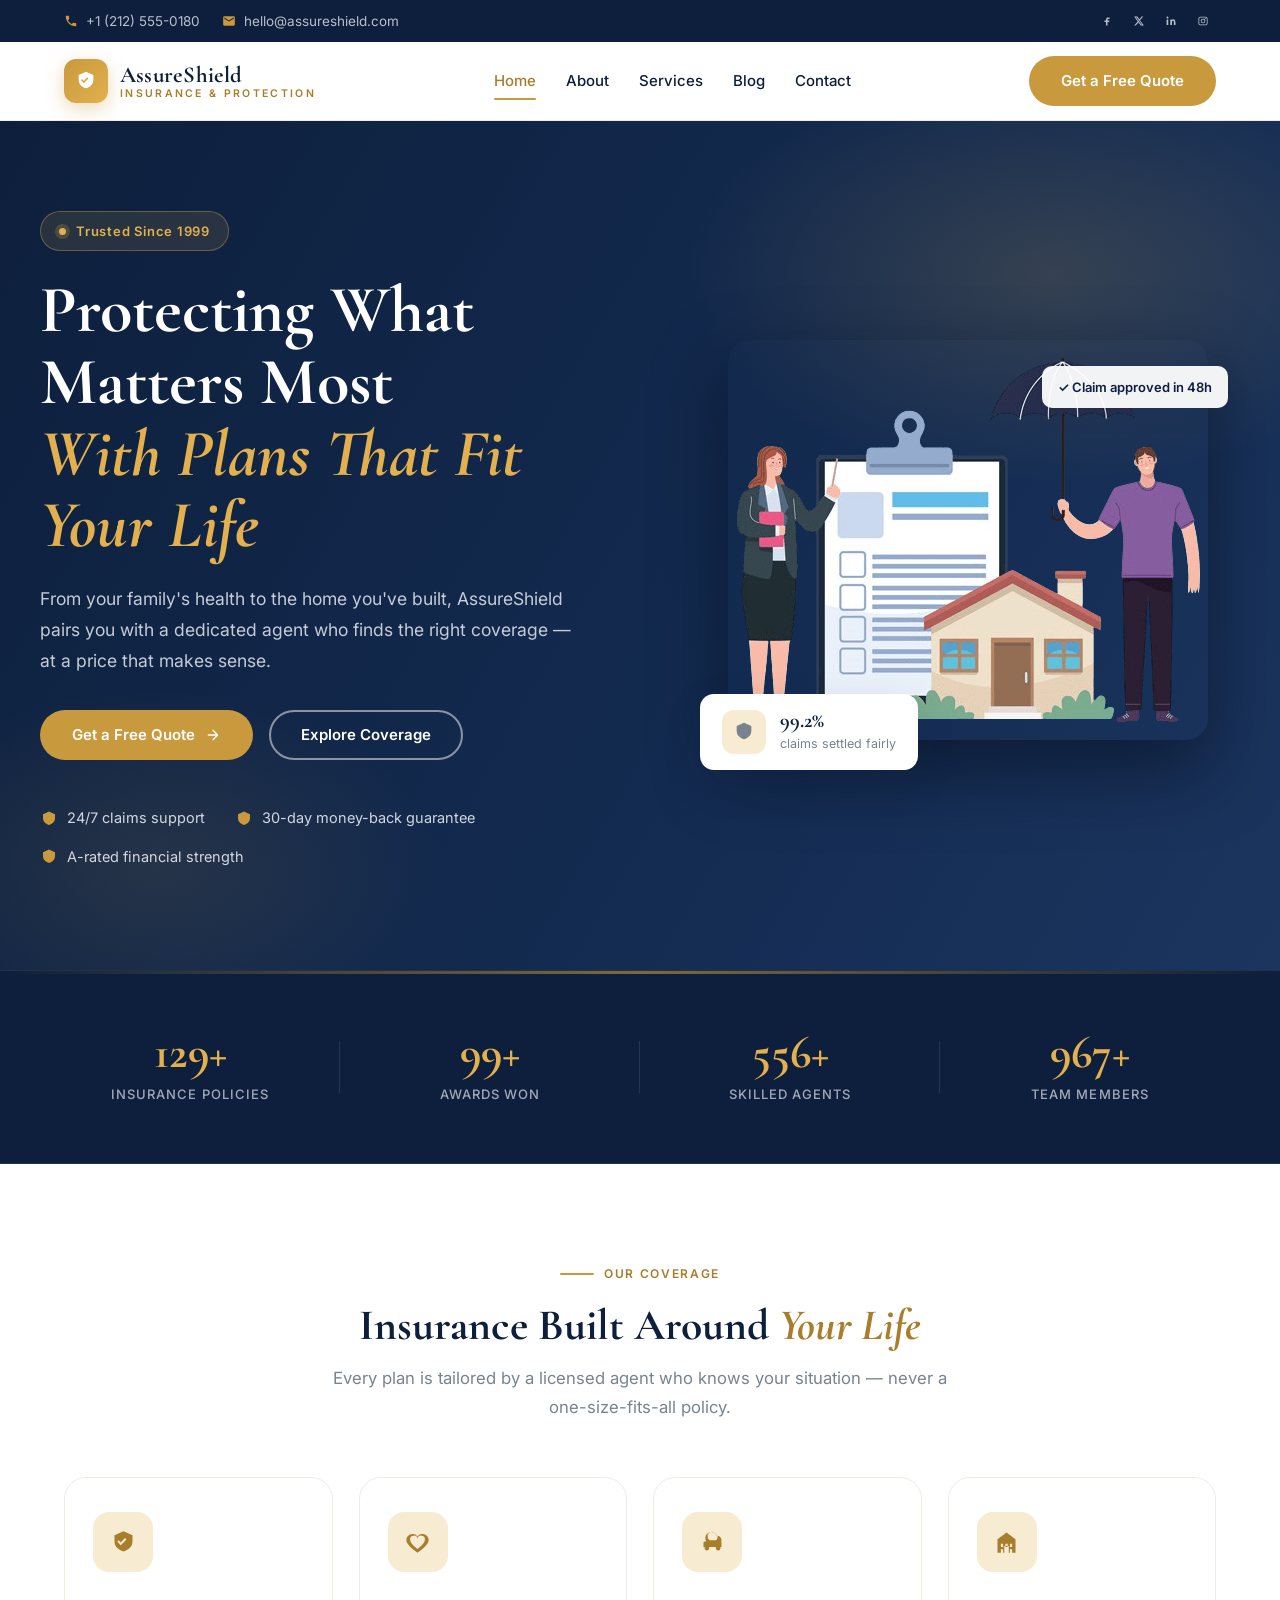
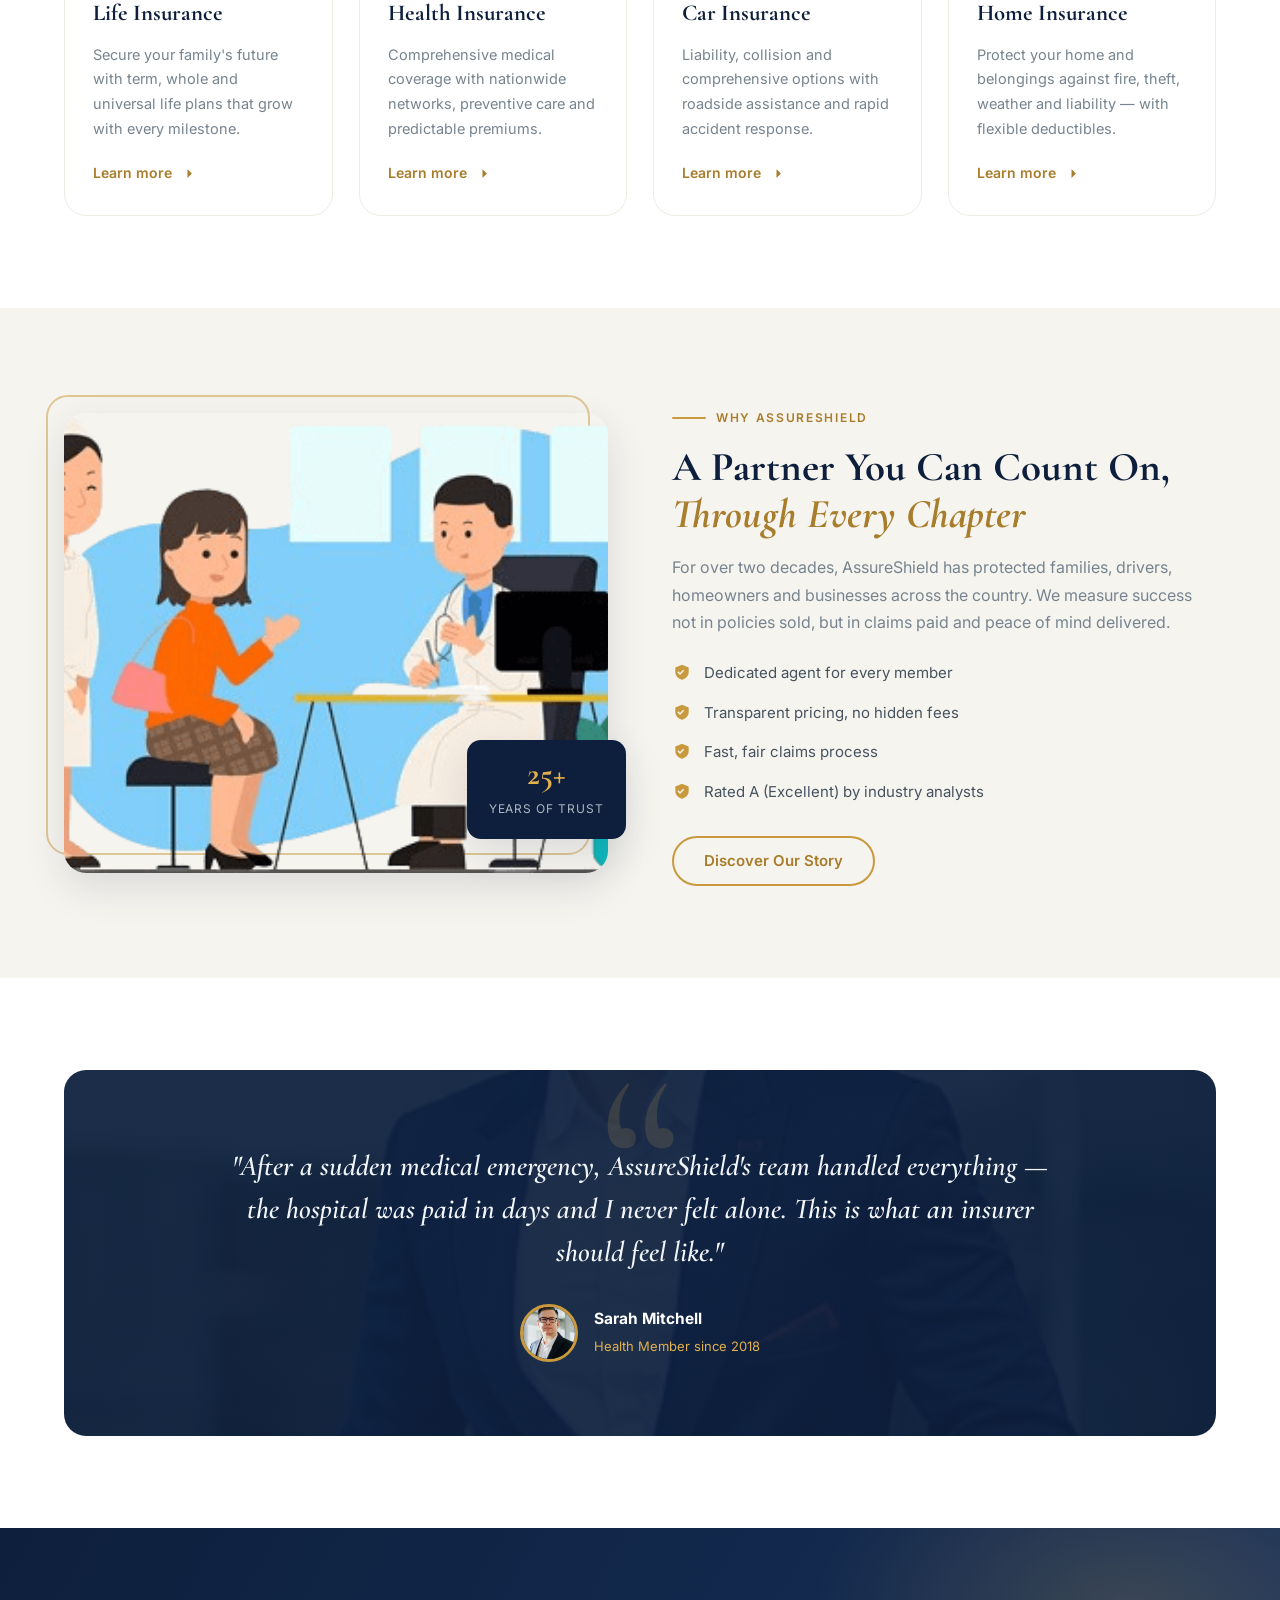
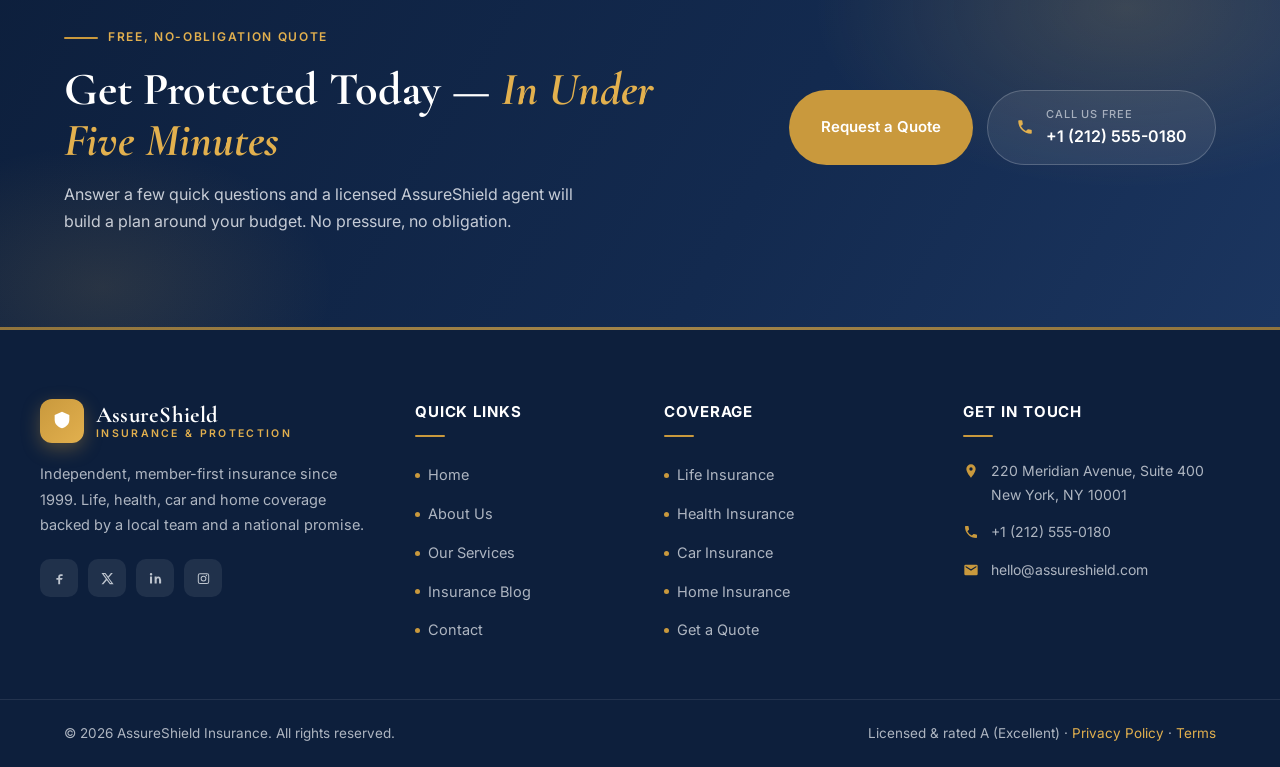
<file: index.html>
<!DOCTYPE html>
<html lang="en">
<head>
  <meta charset="UTF-8">
  <meta name="viewport" content="width=device-width, initial-scale=1.0">
  <title>AssureShield — Insurance That Protects What Matters</title>
  <meta name="description" content="AssureShield Insurance delivers life, health, car and home coverage with trusted agents, fast claims and a personal approach. Get a free quote today.">
  <link rel="icon" href="data:image/svg+xml,%3Csvg xmlns='http://www.w3.org/2000/svg' viewBox='0 0 64 64'%3E%3Cpath d='M32 4 56 14v18c0 16-10 24-24 28C18 56 8 48 8 32V14Z' fill='%23c9993d'/%3E%3Cpath d='M24 32l6 6 10-12' fill='none' stroke='%23fff' stroke-width='5' stroke-linecap='round' stroke-linejoin='round'/%3E%3C/svg%3E">
  <link rel="preconnect" href="https://fonts.googleapis.com">
  <link rel="preconnect" href="https://fonts.gstatic.com" crossorigin>
  <link href="https://fonts.googleapis.com/css2?family=Cormorant+Garamond:ital,wght@0,400;0,500;0,600;0,700;1,500;1,600&family=Inter:wght@400;500;600;700&display=swap" rel="stylesheet">
  <link rel="stylesheet" href="assets/css/style.css">
</head>
<body id="top">
  <!-- Topbar -->
  <div class="topbar">
    <div class="container topbar-inner">
      <div class="topbar-left">
        <span class="topbar-item">
          <svg viewBox="0 0 24 24" aria-hidden="true"><path d="M6.6 10.8a15.1 15.1 0 0 0 6.6 6.6l2.2-2.2c.3-.3.7-.4 1-.2 1.1.4 2.3.6 3.6.6.6 0 1 .4 1 1V20c0 .6-.4 1-1 1C10.6 21 3 13.4 3 4c0-.6.4-1 1-1h3.5c.6 0 1 .4 1 1 0 1.2.2 2.4.6 3.6.1.3 0 .7-.2 1l-2.3 2.2Z"/></svg>
          <a href="tel:+12125550180">+1 (212) 555-0180</a>
        </span>
        <span class="topbar-item">
          <svg viewBox="0 0 24 24" aria-hidden="true"><path d="M20 4H4a2 2 0 0 0-2 2v12a2 2 0 0 0 2 2h16a2 2 0 0 0 2-2V6a2 2 0 0 0-2-2Zm0 4-8 5-8-5V6l8 5 8-5v2Z"/></svg>
          <a href="mailto:hello@assureshield.com">hello@assureshield.com</a>
        </span>
      </div>
      <div class="topbar-right">
        <div class="topbar-socials">
          <a href="#" aria-label="Facebook"><svg viewBox="0 0 24 24"><path d="M14 8h3V5h-3a4 4 0 0 0-4 4v2H7v3h3v7h3v-7h3l1-3h-4V9a1 1 0 0 1 1-1Z"/></svg></a>
          <a href="#" aria-label="X"><svg viewBox="0 0 24 24"><path d="M17.5 3h3l-6.6 7.6L21.8 21h-6.1l-4.8-6.2L5.4 21h-3l7-8.1L2.4 3h6.3l4.3 5.7L17.5 3Zm-1 16h1.7L7.7 4.8H5.9L16.5 19Z"/></svg></a>
          <a href="#" aria-label="LinkedIn"><svg viewBox="0 0 24 24"><path d="M6.5 8.8v11H3.2v-11h3.3ZM4.9 3a2 2 0 1 1 0 4 2 2 0 0 1 0-4ZM21 13.4v6.4h-3.3v-5.7c0-1.4-.5-2.4-1.8-2.4-1 0-1.6.7-1.9 1.3-.1.2-.1.6-.1.9v5.9h-3.3V8.8h3.3v1.5c.4-.7 1.2-1.6 2.9-1.6 2.1 0 3.6 1.4 3.6 4.3Z"/></svg></a>
          <a href="#" aria-label="Instagram"><svg viewBox="0 0 24 24"><path d="M12 7.4A4.6 4.6 0 1 0 16.6 12 4.6 4.6 0 0 0 12 7.4Zm0 7.6A3 3 0 1 1 15 12a3 3 0 0 1-3 3Zm5.8-7.8a1.1 1.1 0 1 1-1.1-1.1 1.1 1.1 0 0 1 1.1 1.1ZM17.5 3.4h-11A3.6 3.6 0 0 0 2.9 7v10a3.6 3.6 0 0 0 3.6 3.6h11A3.6 3.6 0 0 0 21.1 17V7a3.6 3.6 0 0 0-3.6-3.6Zm2 13.6a2 2 0 0 1-2 2h-11a2 2 0 0 1-2-2V7a2 2 0 0 1 2-2h11a2 2 0 0 1 2 2v10Z"/></svg></a>
        </div>
      </div>
    </div>
  </div>

  <!-- Header -->
  <header class="site-header" id="top">
    <div class="container header-inner">
      <a class="brand" href="index.html">
        <span class="brand-mark" aria-hidden="true">
          <svg viewBox="0 0 24 24"><path d="M12 2 20 5.5v5.2c0 4.8-3 7.6-8 9.3-5-1.7-8-4.5-8-9.3V5.5L12 2Zm-2.4 12.5 5-5.2-1.3-1.3-3.7 3.9-1.9-1.9L6.4 11l3.2 3.5Z"/></svg>
        </span>
        <span class="brand-text">
          <span class="brand-name">AssureShield</span>
          <span class="brand-tag">Insurance &amp; Protection</span>
        </span>
      </a>
      <nav class="nav-links" aria-label="Primary">
        <a class="nav-link" href="index.html">Home</a>
        <a class="nav-link" href="about.html">About</a>
        <a class="nav-link" href="services.html">Services</a>
        <a class="nav-link" href="blog.html">Blog</a>
        <a class="nav-link" href="contact.html">Contact</a>
      </nav>
      <div class="nav-cta">
        <a class="btn btn--gold" href="contact.html">Get a Free Quote</a>
      </div>
      <button class="nav-toggle" aria-expanded="false" aria-label="Toggle navigation">
        <span></span><span></span><span></span>
      </button>
    </div>
  </header>

  <main>
    <!-- Hero -->
    <section class="hero">
      <div class="container hero-grid">
        <div class="hero-copy">
          <span class="hero-badge">Trusted Since 1999</span>
          <h1 class="hero-title">Protecting What Matters Most<span>With Plans That Fit Your Life</span></h1>
          <p class="hero-lead">From your family's health to the home you've built, AssureShield pairs you with a dedicated agent who finds the right coverage — at a price that makes sense.</p>
          <div class="hero-actions">
            <a class="btn btn--gold" href="contact.html">
              Get a Free Quote
              <svg viewBox="0 0 24 24" fill="none" stroke="currentColor" stroke-width="2" stroke-linecap="round" stroke-linejoin="round"><path d="M5 12h14M12 5l7 7-7 7"/></svg>
            </a>
            <a class="btn btn--ghost" href="services.html">Explore Coverage</a>
          </div>
          <div class="hero-points">
            <span class="hero-point"><svg viewBox="0 0 24 24"><path d="M12 2 20 5.5v5.2c0 4.8-3 7.6-8 9.3-5-1.7-8-4.5-8-9.3V5.5L12 2Z"/></svg> 24/7 claims support</span>
            <span class="hero-point"><svg viewBox="0 0 24 24"><path d="M12 2 20 5.5v5.2c0 4.8-3 7.6-8 9.3-5-1.7-8-4.5-8-9.3V5.5L12 2Z"/></svg> 30-day money-back guarantee</span>
            <span class="hero-point"><svg viewBox="0 0 24 24"><path d="M12 2 20 5.5v5.2c0 4.8-3 7.6-8 9.3-5-1.7-8-4.5-8-9.3V5.5L12 2Z"/></svg> A-rated financial strength</span>
          </div>
        </div>
        <div class="hero-visual">
          <img src="assets/img/img-hero-illustration.png" alt="A family reviewing their protection plan with an AssureShield agent" width="500" height="400">
          <div class="hero-card-2">&#10003; Claim approved in 48h</div>
          <div class="hero-card">
            <span class="hero-card-ico" aria-hidden="true"><svg viewBox="0 0 24 24"><path d="M12 2 20 5.5v5.2c0 4.8-3 7.6-8 9.3-5-1.7-8-4.5-8-9.3V5.5L12 2Z"/></svg></span>
            <span>
              <strong>99.2%</strong>
              <span>claims settled fairly</span>
            </span>
          </div>
        </div>
      </div>
    </section>

    <!-- Stats -->
    <section class="stats-band">
      <div class="container stats-grid">
        <div class="stat reveal">
          <div class="stat-num" data-count="129">129+</div>
          <div class="stat-label">Insurance Policies</div>
        </div>
        <div class="stat reveal reveal-delay-1">
          <div class="stat-num">99+</div>
          <div class="stat-label">Awards Won</div>
        </div>
        <div class="stat reveal reveal-delay-2">
          <div class="stat-num">556+</div>
          <div class="stat-label">Skilled Agents</div>
        </div>
        <div class="stat reveal reveal-delay-3">
          <div class="stat-num">967+</div>
          <div class="stat-label">Team Members</div>
        </div>
      </div>
    </section>

    <!-- Services -->
    <section class="section">
      <div class="container">
        <div class="section-head reveal">
          <span class="eyebrow eyebrow--center">Our Coverage</span>
          <h2 class="section-title">Insurance Built Around <em>Your Life</em></h2>
          <p class="section-sub">Every plan is tailored by a licensed agent who knows your situation — never a one-size-fits-all policy.</p>
        </div>
        <div class="service-grid">
          <article class="service-card reveal">
            <span class="service-ico" aria-hidden="true"><svg viewBox="0 0 24 24"><path d="M12 2 20 5.5v5.2c0 4.8-3 7.6-8 9.3-5-1.7-8-4.5-8-9.3V5.5L12 2Zm-2.4 12.5 5-5.2-1.3-1.3-3.7 3.9-1.9-1.9L6.4 11l3.2 3.5Z"/></svg></span>
            <h3>Life Insurance</h3>
            <p>Secure your family's future with term, whole and universal life plans that grow with every milestone.</p>
            <a class="service-more" href="services.html">Learn more <svg viewBox="0 0 24 24"><path d="M5 12h14M12 5l7 7-7 7"/></svg></a>
          </article>
          <article class="service-card reveal reveal-delay-1">
            <span class="service-ico" aria-hidden="true"><svg viewBox="0 0 24 24"><path d="M12 21s-7-4.6-9.5-9A5.5 5.5 0 0 1 12 6.6 5.5 5.5 0 0 1 21.5 12c-2.5 4.4-9.5 9-9.5 9Zm0-3.3c2-1.6 6.5-4.9 6.5-7.9a3.3 3.3 0 0 0-6.5-1.3A3.3 3.3 0 0 0 5.5 9.8c0 3 4.5 6.3 6.5 7.9Z"/></svg></span>
            <h3>Health Insurance</h3>
            <p>Comprehensive medical coverage with nationwide networks, preventive care and predictable premiums.</p>
            <a class="service-more" href="services.html">Learn more <svg viewBox="0 0 24 24"><path d="M5 12h14M12 5l7 7-7 7"/></svg></a>
          </article>
          <article class="service-card reveal reveal-delay-2">
            <span class="service-ico" aria-hidden="true"><svg viewBox="0 0 24 24"><path d="M5 11h14a1 1 0 0 1 1 1v4h-1v1a2 2 0 1 1-4 0v-1H9v1a2 2 0 1 1-4 0v-1H4v-4a1 1 0 0 1 1-1Zm1-1A5 5 0 0 1 16 6a4 4 0 0 1 0 8H7l-1-4Zm1.3-2.2L9.5 10h4.5a2.8 2.8 0 0 0 .5-5.5A3.5 3.5 0 0 0 8.2 7.8Z"/></svg></span>
            <h3>Car Insurance</h3>
            <p>Liability, collision and comprehensive options with roadside assistance and rapid accident response.</p>
            <a class="service-more" href="services.html">Learn more <svg viewBox="0 0 24 24"><path d="M5 12h14M12 5l7 7-7 7"/></svg></a>
          </article>
          <article class="service-card reveal reveal-delay-3">
            <span class="service-ico" aria-hidden="true"><svg viewBox="0 0 24 24"><path d="M4 21V9l8-6 8 6v12h-6v-6h-4v6H4Zm3 0h2v-3H7v3Zm0-5h2v-3H7v3Zm4 0h2v-3h-2v3Zm4 0h2v-3h-2v3Zm0 5h2v-3h-2v3Z"/></svg></span>
            <h3>Home Insurance</h3>
            <p>Protect your home and belongings against fire, theft, weather and liability — with flexible deductibles.</p>
            <a class="service-more" href="services.html">Learn more <svg viewBox="0 0 24 24"><path d="M5 12h14M12 5l7 7-7 7"/></svg></a>
          </article>
        </div>
      </div>
    </section>

    <!-- About split -->
    <section class="section section--tint">
      <div class="container split">
        <div class="split-photo reveal">
          <img src="assets/img/img-about-1.png" alt="AssureShield advisors supporting members in the office" width="500" height="250">
          <div class="split-badge">
            <strong>25+</strong>
            <span>Years of Trust</span>
          </div>
        </div>
        <div class="split-copy reveal reveal-delay-1">
          <span class="eyebrow">Why AssureShield</span>
          <h2>A Partner You Can Count On, <em>Through Every Chapter</em></h2>
          <p>For over two decades, AssureShield has protected families, drivers, homeowners and businesses across the country. We measure success not in policies sold, but in claims paid and peace of mind delivered.</p>
          <ul class="check-list">
            <li class="check-item"><svg viewBox="0 0 24 24"><path d="M12 2 20 5.5v5.2c0 4.8-3 7.6-8 9.3-5-1.7-8-4.5-8-9.3V5.5L12 2Zm-2.4 12.5 5-5.2-1.3-1.3-3.7 3.9-1.9-1.9L6.4 11l3.2 3.5Z"/></svg> Dedicated agent for every member</li>
            <li class="check-item"><svg viewBox="0 0 24 24"><path d="M12 2 20 5.5v5.2c0 4.8-3 7.6-8 9.3-5-1.7-8-4.5-8-9.3V5.5L12 2Zm-2.4 12.5 5-5.2-1.3-1.3-3.7 3.9-1.9-1.9L6.4 11l3.2 3.5Z"/></svg> Transparent pricing, no hidden fees</li>
            <li class="check-item"><svg viewBox="0 0 24 24"><path d="M12 2 20 5.5v5.2c0 4.8-3 7.6-8 9.3-5-1.7-8-4.5-8-9.3V5.5L12 2Zm-2.4 12.5 5-5.2-1.3-1.3-3.7 3.9-1.9-1.9L6.4 11l3.2 3.5Z"/></svg> Fast, fair claims process</li>
            <li class="check-item"><svg viewBox="0 0 24 24"><path d="M12 2 20 5.5v5.2c0 4.8-3 7.6-8 9.3-5-1.7-8-4.5-8-9.3V5.5L12 2Zm-2.4 12.5 5-5.2-1.3-1.3-3.7 3.9-1.9-1.9L6.4 11l3.2 3.5Z"/></svg> Rated A (Excellent) by industry analysts</li>
          </ul>
          <a class="btn btn--outline" href="about.html">Discover Our Story</a>
        </div>
      </div>
    </section>

    <!-- Testimonial -->
    <section class="section">
      <div class="container">
        <div class="tst-wrap reveal">
          <blockquote class="tst-quote">"After a sudden medical emergency, AssureShield's team handled everything — the hospital was paid in days and I never felt alone. This is what an insurer should feel like."</blockquote>
          <div class="tst-avatar">
            <img src="assets/img/img-client-2.jpg" alt="Portrait of Sarah Mitchell" width="58" height="58">
            <div>
              <strong>Sarah Mitchell</strong>
              <span>Health Member since 2018</span>
            </div>
          </div>
        </div>
      </div>
    </section>

    <!-- CTA -->
    <section class="section cta-section">
      <div class="container cta-inner">
        <div class="reveal">
          <span class="eyebrow" style="color:var(--clr-gold-bright)">Free, No-Obligation Quote</span>
          <h2>Get Protected Today — <em>In Under Five Minutes</em></h2>
          <p>Answer a few quick questions and a licensed AssureShield agent will build a plan around your budget. No pressure, no obligation.</p>
        </div>
        <div class="cta-actions reveal reveal-delay-1">
          <a class="btn btn--gold" href="contact.html">Request a Quote</a>
          <a class="cta-phone" href="tel:+12125550180">
            <svg viewBox="0 0 24 24"><path d="M6.6 10.8a15.1 15.1 0 0 0 6.6 6.6l2.2-2.2c.3-.3.7-.4 1-.2 1.1.4 2.3.6 3.6.6.6 0 1 .4 1 1V20c0 .6-.4 1-1 1C10.6 21 3 13.4 3 4c0-.6.4-1 1-1h3.5c.6 0 1 .4 1 1 0 1.2.2 2.4.6 3.6.1.3 0 .7-.2 1l-2.3 2.2Z"/></svg>
            <span><small>Call us free</small>+1 (212) 555-0180</span>
          </a>
        </div>
      </div>
    </section>
  </main>

  <!-- Footer -->
  <footer class="site-footer">
    <div class="container footer-grid">
      <div class="footer-brand">
        <a class="brand" href="index.html">
          <span class="brand-mark" aria-hidden="true">
            <svg viewBox="0 0 24 24"><path d="M12 2 20 5.5v5.2c0 4.8-3 7.6-8 9.3-5-1.7-8-4.5-8-9.3V5.5L12 2Z"/></svg>
          </span>
          <span class="brand-text">
            <span class="brand-name">AssureShield</span>
            <span class="brand-tag">Insurance &amp; Protection</span>
          </span>
        </a>
        <p>Independent, member-first insurance since 1999. Life, health, car and home coverage backed by a local team and a national promise.</p>
        <div class="footer-social">
          <a href="#" aria-label="Facebook"><svg viewBox="0 0 24 24"><path d="M14 8h3V5h-3a4 4 0 0 0-4 4v2H7v3h3v7h3v-7h3l1-3h-4V9a1 1 0 0 1 1-1Z"/></svg></a>
          <a href="#" aria-label="X"><svg viewBox="0 0 24 24"><path d="M17.5 3h3l-6.6 7.6L21.8 21h-6.1l-4.8-6.2L5.4 21h-3l7-8.1L2.4 3h6.3l4.3 5.7L17.5 3Zm-1 16h1.7L7.7 4.8H5.9L16.5 19Z"/></svg></a>
          <a href="#" aria-label="LinkedIn"><svg viewBox="0 0 24 24"><path d="M6.5 8.8v11H3.2v-11h3.3ZM4.9 3a2 2 0 1 1 0 4 2 2 0 0 1 0-4ZM21 13.4v6.4h-3.3v-5.7c0-1.4-.5-2.4-1.8-2.4-1 0-1.6.7-1.9 1.3-.1.2-.1.6-.1.9v5.9h-3.3V8.8h3.3v1.5c.4-.7 1.2-1.6 2.9-1.6 2.1 0 3.6 1.4 3.6 4.3Z"/></svg></a>
          <a href="#" aria-label="Instagram"><svg viewBox="0 0 24 24"><path d="M12 7.4A4.6 4.6 0 1 0 16.6 12 4.6 4.6 0 0 0 12 7.4Zm0 7.6A3 3 0 1 1 15 12a3 3 0 0 1-3 3Zm5.8-7.8a1.1 1.1 0 1 1-1.1-1.1 1.1 1.1 0 0 1 1.1 1.1ZM17.5 3.4h-11A3.6 3.6 0 0 0 2.9 7v10a3.6 3.6 0 0 0 3.6 3.6h11A3.6 3.6 0 0 0 21.1 17V7a3.6 3.6 0 0 0-3.6-3.6Zm2 13.6a2 2 0 0 1-2 2h-11a2 2 0 0 1-2-2V7a2 2 0 0 1 2-2h11a2 2 0 0 1 2 2v10Z"/></svg></a>
        </div>
      </div>
      <div class="footer-col">
        <h3>Quick Links</h3>
        <ul class="footer-links">
          <li><a href="index.html">Home</a></li>
          <li><a href="about.html">About Us</a></li>
          <li><a href="services.html">Our Services</a></li>
          <li><a href="blog.html">Insurance Blog</a></li>
          <li><a href="contact.html">Contact</a></li>
        </ul>
      </div>
      <div class="footer-col">
        <h3>Coverage</h3>
        <ul class="footer-links">
          <li><a href="services.html">Life Insurance</a></li>
          <li><a href="services.html">Health Insurance</a></li>
          <li><a href="services.html">Car Insurance</a></li>
          <li><a href="services.html">Home Insurance</a></li>
          <li><a href="contact.html">Get a Quote</a></li>
        </ul>
      </div>
      <div class="footer-col">
        <h3>Get In Touch</h3>
        <ul class="footer-contact">
          <li>
            <svg viewBox="0 0 24 24"><path d="M12 2a7 7 0 0 0-7 7c0 5.2 7 13 7 13s7-7.8 7-13a7 7 0 0 0-7-7Zm0 9.5A2.5 2.5 0 1 1 14.5 9 2.5 2.5 0 0 1 12 11.5Z"/></svg>
            <span>220 Meridian Avenue, Suite 400<br>New York, NY 10001</span>
          </li>
          <li>
            <svg viewBox="0 0 24 24"><path d="M6.6 10.8a15.1 15.1 0 0 0 6.6 6.6l2.2-2.2c.3-.3.7-.4 1-.2 1.1.4 2.3.6 3.6.6.6 0 1 .4 1 1V20c0 .6-.4 1-1 1C10.6 21 3 13.4 3 4c0-.6.4-1 1-1h3.5c.6 0 1 .4 1 1 0 1.2.2 2.4.6 3.6.1.3 0 .7-.2 1l-2.3 2.2Z"/></svg>
            <a href="tel:+12125550180">+1 (212) 555-0180</a>
          </li>
          <li>
            <svg viewBox="0 0 24 24"><path d="M20 4H4a2 2 0 0 0-2 2v12a2 2 0 0 0 2 2h16a2 2 0 0 0 2-2V6a2 2 0 0 0-2-2Zm0 4-8 5-8-5V6l8 5 8-5v2Z"/></svg>
            <a href="mailto:hello@assureshield.com">hello@assureshield.com</a>
          </li>
        </ul>
      </div>
    </div>
    <div class="footer-bottom">
      <div class="container footer-bottom-inner">
        <span>&copy; <span data-year>2026</span> AssureShield Insurance. All rights reserved.</span>
        <span>Licensed &amp; rated A (Excellent) · <a href="#">Privacy Policy</a> · <a href="#">Terms</a></span>
      </div>
    </div>
  </footer>

  <button class="back-to-top" aria-label="Back to top">
    <svg viewBox="0 0 24 24"><path d="M12 19V5M5 12l7-7 7 7"/></svg>
  </button>

  <script src="assets/js/main.js"></script>
</body>
</html>
</file>
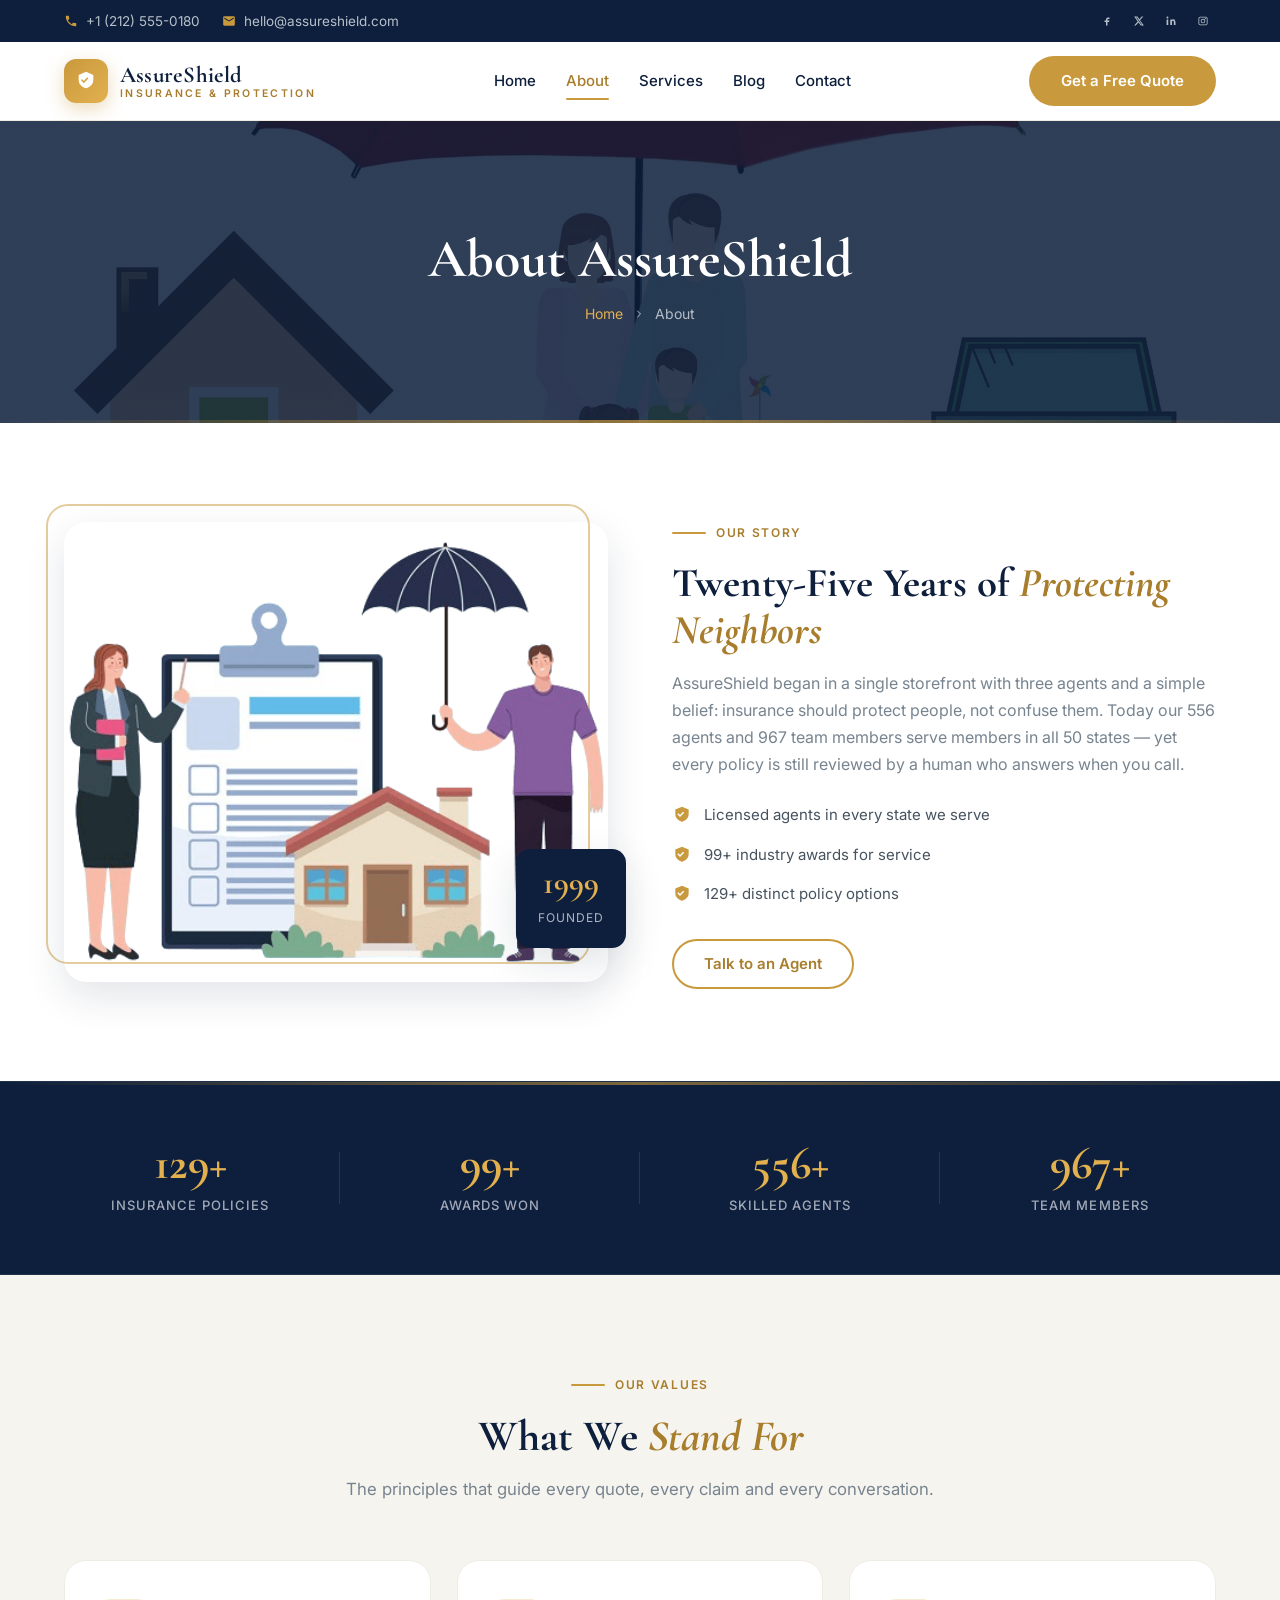
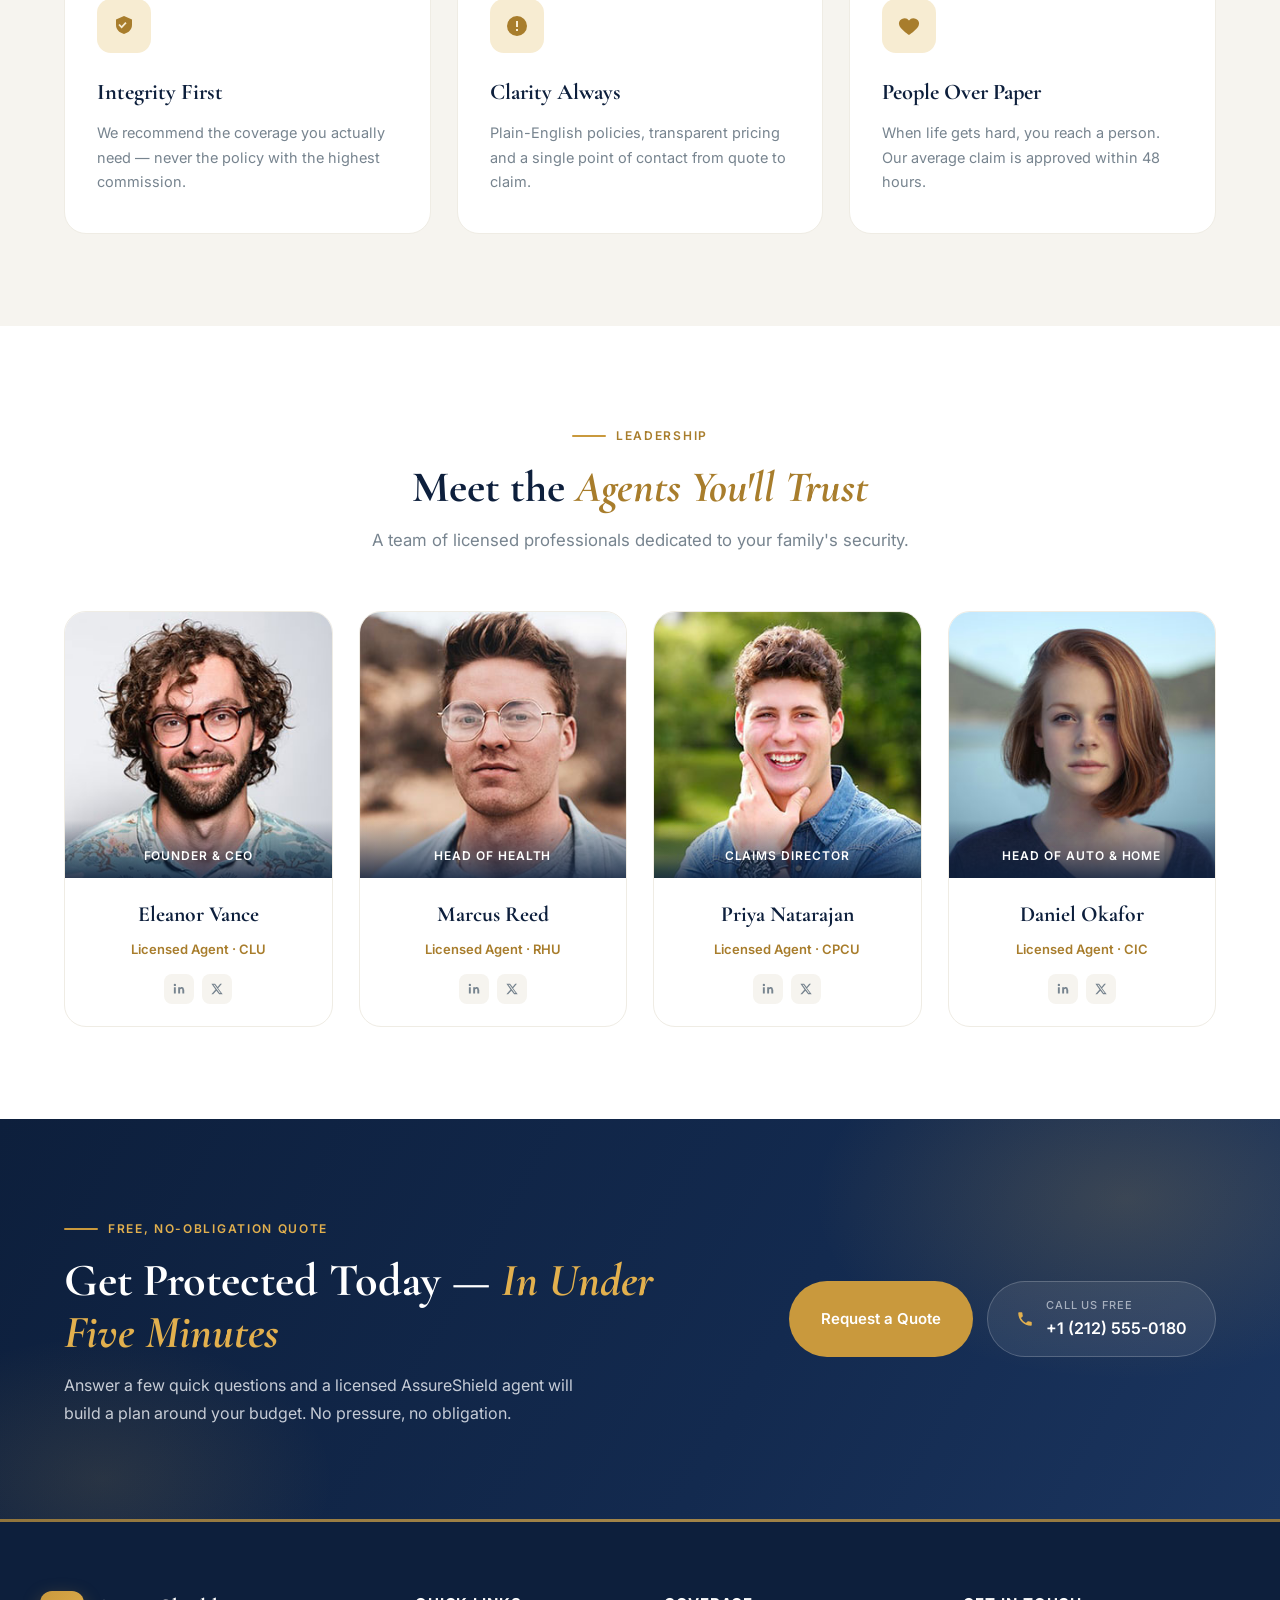
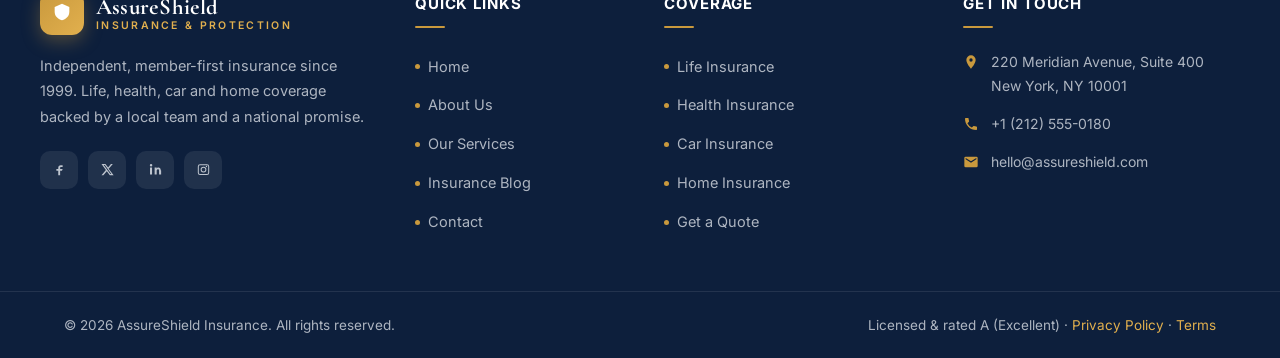
<file: about.html>
<!DOCTYPE html>
<html lang="en">
<head>
  <meta charset="UTF-8">
  <meta name="viewport" content="width=device-width, initial-scale=1.0">
  <title>About AssureShield — Our Story, Team &amp; Values</title>
  <meta name="description" content="Discover the AssureShield story since 1999, meet our licensed agents and learn the values behind every policy and claim.">
  <link rel="icon" href="data:image/svg+xml,%3Csvg xmlns='http://www.w3.org/2000/svg' viewBox='0 0 64 64'%3E%3Cpath d='M32 4 56 14v18c0 16-10 24-24 28C18 56 8 48 8 32V14Z' fill='%23c9993d'/%3E%3Cpath d='M24 32l6 6 10-12' fill='none' stroke='%23fff' stroke-width='5' stroke-linecap='round' stroke-linejoin='round'/%3E%3C/svg%3E">
  <link rel="preconnect" href="https://fonts.googleapis.com">
  <link rel="preconnect" href="https://fonts.gstatic.com" crossorigin>
  <link href="https://fonts.googleapis.com/css2?family=Cormorant+Garamond:ital,wght@0,400;0,500;0,600;0,700;1,500;1,600&family=Inter:wght@400;500;600;700&display=swap" rel="stylesheet">
  <link rel="stylesheet" href="assets/css/style.css">
</head>

<body id="top">
  <!-- Topbar -->
  <div class="topbar">
    <div class="container topbar-inner">
      <div class="topbar-left">
        <span class="topbar-item">
          <svg viewBox="0 0 24 24" aria-hidden="true"><path d="M6.6 10.8a15.1 15.1 0 0 0 6.6 6.6l2.2-2.2c.3-.3.7-.4 1-.2 1.1.4 2.3.6 3.6.6.6 0 1 .4 1 1V20c0 .6-.4 1-1 1C10.6 21 3 13.4 3 4c0-.6.4-1 1-1h3.5c.6 0 1 .4 1 1 0 1.2.2 2.4.6 3.6.1.3 0 .7-.2 1l-2.3 2.2Z"/></svg>
          <a href="tel:+12125550180">+1 (212) 555-0180</a>
        </span>
        <span class="topbar-item">
          <svg viewBox="0 0 24 24" aria-hidden="true"><path d="M20 4H4a2 2 0 0 0-2 2v12a2 2 0 0 0 2 2h16a2 2 0 0 0 2-2V6a2 2 0 0 0-2-2Zm0 4-8 5-8-5V6l8 5 8-5v2Z"/></svg>
          <a href="mailto:hello@assureshield.com">hello@assureshield.com</a>
        </span>
      </div>
      <div class="topbar-right">
        <div class="topbar-socials">
          <a href="#" aria-label="Facebook"><svg viewBox="0 0 24 24"><path d="M14 8h3V5h-3a4 4 0 0 0-4 4v2H7v3h3v7h3v-7h3l1-3h-4V9a1 1 0 0 1 1-1Z"/></svg></a>
          <a href="#" aria-label="X"><svg viewBox="0 0 24 24"><path d="M17.5 3h3l-6.6 7.6L21.8 21h-6.1l-4.8-6.2L5.4 21h-3l7-8.1L2.4 3h6.3l4.3 5.7L17.5 3Zm-1 16h1.7L7.7 4.8H5.9L16.5 19Z"/></svg></a>
          <a href="#" aria-label="LinkedIn"><svg viewBox="0 0 24 24"><path d="M6.5 8.8v11H3.2v-11h3.3ZM4.9 3a2 2 0 1 1 0 4 2 2 0 0 1 0-4ZM21 13.4v6.4h-3.3v-5.7c0-1.4-.5-2.4-1.8-2.4-1 0-1.6.7-1.9 1.3-.1.2-.1.6-.1.9v5.9h-3.3V8.8h3.3v1.5c.4-.7 1.2-1.6 2.9-1.6 2.1 0 3.6 1.4 3.6 4.3Z"/></svg></a>
          <a href="#" aria-label="Instagram"><svg viewBox="0 0 24 24"><path d="M12 7.4A4.6 4.6 0 1 0 16.6 12 4.6 4.6 0 0 0 12 7.4Zm0 7.6A3 3 0 1 1 15 12a3 3 0 0 1-3 3Zm5.8-7.8a1.1 1.1 0 1 1-1.1-1.1 1.1 1.1 0 0 1 1.1 1.1ZM17.5 3.4h-11A3.6 3.6 0 0 0 2.9 7v10a3.6 3.6 0 0 0 3.6 3.6h11A3.6 3.6 0 0 0 21.1 17V7a3.6 3.6 0 0 0-3.6-3.6Zm2 13.6a2 2 0 0 1-2 2h-11a2 2 0 0 1-2-2V7a2 2 0 0 1 2-2h11a2 2 0 0 1 2 2v10Z"/></svg></a>
        </div>
      </div>
    </div>
  </div>

  <!-- Header -->
  <header class="site-header" id="top">
    <div class="container header-inner">
      <a class="brand" href="index.html">
        <span class="brand-mark" aria-hidden="true">
          <svg viewBox="0 0 24 24"><path d="M12 2 20 5.5v5.2c0 4.8-3 7.6-8 9.3-5-1.7-8-4.5-8-9.3V5.5L12 2Zm-2.4 12.5 5-5.2-1.3-1.3-3.7 3.9-1.9-1.9L6.4 11l3.2 3.5Z"/></svg>
        </span>
        <span class="brand-text">
          <span class="brand-name">AssureShield</span>
          <span class="brand-tag">Insurance &amp; Protection</span>
        </span>
      </a>
      <nav class="nav-links" aria-label="Primary">
        <a class="nav-link" href="index.html">Home</a>
        <a class="nav-link" href="about.html">About</a>
        <a class="nav-link" href="services.html">Services</a>
        <a class="nav-link" href="blog.html">Blog</a>
        <a class="nav-link" href="contact.html">Contact</a>
      </nav>
      <div class="nav-cta">
        <a class="btn btn--gold" href="contact.html">Get a Free Quote</a>
      </div>
      <button class="nav-toggle" aria-expanded="false" aria-label="Toggle navigation">
        <span></span><span></span><span></span>
      </button>
    </div>
  </header>


  <main>
    <section class="page-banner">
      <div class="container">
        <h1>About AssureShield</h1>
        <nav class="crumb" aria-label="Breadcrumb">
          <a href="index.html">Home</a>
          <svg viewBox="0 0 24 24" aria-hidden="true"><path d="m9 6 6 6-6 6" fill="none" stroke="currentColor" stroke-width="2" stroke-linecap="round" stroke-linejoin="round"/></svg>
          <span>About</span>
        </nav>
      </div>
    </section>

    <section class="section">
      <div class="container split">
        <div class="split-photo reveal">
          <img src="assets/img/img-hero-illustration.png" alt="The AssureShield team welcoming a new member" width="500" height="400">
          <div class="split-badge">
            <strong>1999</strong>
            <span>Founded</span>
          </div>
        </div>
        <div class="split-copy reveal reveal-delay-1">
          <span class="eyebrow">Our Story</span>
          <h2>Twenty-Five Years of <em>Protecting Neighbors</em></h2>
          <p>AssureShield began in a single storefront with three agents and a simple belief: insurance should protect people, not confuse them. Today our 556 agents and 967 team members serve members in all 50 states — yet every policy is still reviewed by a human who answers when you call.</p>
          <ul class="check-list">
            <li class="check-item"><svg viewBox="0 0 24 24"><path d="M12 2 20 5.5v5.2c0 4.8-3 7.6-8 9.3-5-1.7-8-4.5-8-9.3V5.5L12 2Zm-2.4 12.5 5-5.2-1.3-1.3-3.7 3.9-1.9-1.9L6.4 11l3.2 3.5Z"/></svg> Licensed agents in every state we serve</li>
            <li class="check-item"><svg viewBox="0 0 24 24"><path d="M12 2 20 5.5v5.2c0 4.8-3 7.6-8 9.3-5-1.7-8-4.5-8-9.3V5.5L12 2Zm-2.4 12.5 5-5.2-1.3-1.3-3.7 3.9-1.9-1.9L6.4 11l3.2 3.5Z"/></svg> 99+ industry awards for service</li>
            <li class="check-item"><svg viewBox="0 0 24 24"><path d="M12 2 20 5.5v5.2c0 4.8-3 7.6-8 9.3-5-1.7-8-4.5-8-9.3V5.5L12 2Zm-2.4 12.5 5-5.2-1.3-1.3-3.7 3.9-1.9-1.9L6.4 11l3.2 3.5Z"/></svg> 129+ distinct policy options</li>
          </ul>
          <a class="btn btn--outline" href="contact.html">Talk to an Agent</a>
        </div>
      </div>
    </section>

    <section class="stats-band">
      <div class="container stats-grid">
        <div class="stat reveal"><div class="stat-num">129+</div><div class="stat-label">Insurance Policies</div></div>
        <div class="stat reveal reveal-delay-1"><div class="stat-num">99+</div><div class="stat-label">Awards Won</div></div>
        <div class="stat reveal reveal-delay-2"><div class="stat-num">556+</div><div class="stat-label">Skilled Agents</div></div>
        <div class="stat reveal reveal-delay-3"><div class="stat-num">967+</div><div class="stat-label">Team Members</div></div>
      </div>
    </section>

    <section class="section section--tint">
      <div class="container">
        <div class="section-head reveal">
          <span class="eyebrow eyebrow--center">Our Values</span>
          <h2 class="section-title">What We <em>Stand For</em></h2>
          <p class="section-sub">The principles that guide every quote, every claim and every conversation.</p>
        </div>
        <div class="value-grid">
          <article class="value-card reveal">
            <span class="value-ico" aria-hidden="true"><svg viewBox="0 0 24 24"><path d="M12 2 20 5.5v5.2c0 4.8-3 7.6-8 9.3-5-1.7-8-4.5-8-9.3V5.5L12 2Zm-2.4 12.5 5-5.2-1.3-1.3-3.7 3.9-1.9-1.9L6.4 11l3.2 3.5Z"/></svg></span>
            <h3>Integrity First</h3>
            <p>We recommend the coverage you actually need — never the policy with the highest commission.</p>
          </article>
          <article class="value-card reveal reveal-delay-1">
            <span class="value-ico" aria-hidden="true"><svg viewBox="0 0 24 24"><path d="M12 2a10 10 0 1 0 10 10A10 10 0 0 0 12 2Zm1 15h-2v-2h2v2Zm0-4h-2V7h2v6Z"/></svg></span>
            <h3>Clarity Always</h3>
            <p>Plain-English policies, transparent pricing and a single point of contact from quote to claim.</p>
          </article>
          <article class="value-card reveal reveal-delay-2">
            <span class="value-ico" aria-hidden="true"><svg viewBox="0 0 24 24"><path d="M12 21s-7-4.6-9.5-9A5.5 5.5 0 0 1 12 6.6 5.5 5.5 0 0 1 21.5 12c-2.5 4.4-9.5 9-9.5 9Z"/></svg></span>
            <h3>People Over Paper</h3>
            <p>When life gets hard, you reach a person. Our average claim is approved within 48 hours.</p>
          </article>
        </div>
      </div>
    </section>

    <section class="section">
      <div class="container">
        <div class="section-head reveal">
          <span class="eyebrow eyebrow--center">Leadership</span>
          <h2 class="section-title">Meet the <em>Agents You'll Trust</em></h2>
          <p class="section-sub">A team of licensed professionals dedicated to your family's security.</p>
        </div>
        <div class="team-grid">
          <article class="team-card reveal">
            <div class="team-photo">
              <img src="assets/img/img-agent-1.jpg" alt="Portrait of Eleanor Vance, Founder and CEO" width="300" height="300">
              <span class="team-role">Founder &amp; CEO</span>
            </div>
            <div class="team-info">
              <h3>Eleanor Vance</h3>
              <span>Licensed Agent · CLU</span>
              <div class="team-social">
                <a href="#" aria-label="LinkedIn"><svg viewBox="0 0 24 24"><path d="M6.5 8.8v11H3.2v-11h3.3ZM4.9 3a2 2 0 1 1 0 4 2 2 0 0 1 0-4ZM21 13.4v6.4h-3.3v-5.7c0-1.4-.5-2.4-1.8-2.4-1 0-1.6.7-1.9 1.3-.1.2-.1.6-.1.9v5.9h-3.3V8.8h3.3v1.5c.4-.7 1.2-1.6 2.9-1.6 2.1 0 3.6 1.4 3.6 4.3Z"/></svg></a>
                <a href="#" aria-label="X"><svg viewBox="0 0 24 24"><path d="M17.5 3h3l-6.6 7.6L21.8 21h-6.1l-4.8-6.2L5.4 21h-3l7-8.1L2.4 3h6.3l4.3 5.7L17.5 3Zm-1 16h1.7L7.7 4.8H5.9L16.5 19Z"/></svg></a>
              </div>
            </div>
          </article>
          <article class="team-card reveal reveal-delay-1">
            <div class="team-photo">
              <img src="assets/img/img-agent-2.jpg" alt="Portrait of Marcus Reed, Head of Health" width="300" height="300">
              <span class="team-role">Head of Health</span>
            </div>
            <div class="team-info">
              <h3>Marcus Reed</h3>
              <span>Licensed Agent · RHU</span>
              <div class="team-social">
                <a href="#" aria-label="LinkedIn"><svg viewBox="0 0 24 24"><path d="M6.5 8.8v11H3.2v-11h3.3ZM4.9 3a2 2 0 1 1 0 4 2 2 0 0 1 0-4ZM21 13.4v6.4h-3.3v-5.7c0-1.4-.5-2.4-1.8-2.4-1 0-1.6.7-1.9 1.3-.1.2-.1.6-.1.9v5.9h-3.3V8.8h3.3v1.5c.4-.7 1.2-1.6 2.9-1.6 2.1 0 3.6 1.4 3.6 4.3Z"/></svg></a>
                <a href="#" aria-label="X"><svg viewBox="0 0 24 24"><path d="M17.5 3h3l-6.6 7.6L21.8 21h-6.1l-4.8-6.2L5.4 21h-3l7-8.1L2.4 3h6.3l4.3 5.7L17.5 3Zm-1 16h1.7L7.7 4.8H5.9L16.5 19Z"/></svg></a>
              </div>
            </div>
          </article>
          <article class="team-card reveal reveal-delay-2">
            <div class="team-photo">
              <img src="assets/img/img-agent-3.jpg" alt="Portrait of Priya Natarajan, Claims Director" width="300" height="300">
              <span class="team-role">Claims Director</span>
            </div>
            <div class="team-info">
              <h3>Priya Natarajan</h3>
              <span>Licensed Agent · CPCU</span>
              <div class="team-social">
                <a href="#" aria-label="LinkedIn"><svg viewBox="0 0 24 24"><path d="M6.5 8.8v11H3.2v-11h3.3ZM4.9 3a2 2 0 1 1 0 4 2 2 0 0 1 0-4ZM21 13.4v6.4h-3.3v-5.7c0-1.4-.5-2.4-1.8-2.4-1 0-1.6.7-1.9 1.3-.1.2-.1.6-.1.9v5.9h-3.3V8.8h3.3v1.5c.4-.7 1.2-1.6 2.9-1.6 2.1 0 3.6 1.4 3.6 4.3Z"/></svg></a>
                <a href="#" aria-label="X"><svg viewBox="0 0 24 24"><path d="M17.5 3h3l-6.6 7.6L21.8 21h-6.1l-4.8-6.2L5.4 21h-3l7-8.1L2.4 3h6.3l4.3 5.7L17.5 3Zm-1 16h1.7L7.7 4.8H5.9L16.5 19Z"/></svg></a>
              </div>
            </div>
          </article>
          <article class="team-card reveal reveal-delay-3">
            <div class="team-photo">
              <img src="assets/img/img-agent-4.jpg" alt="Portrait of Daniel Okafor, Head of Auto &amp; Home" width="300" height="300">
              <span class="team-role">Head of Auto &amp; Home</span>
            </div>
            <div class="team-info">
              <h3>Daniel Okafor</h3>
              <span>Licensed Agent · CIC</span>
              <div class="team-social">
                <a href="#" aria-label="LinkedIn"><svg viewBox="0 0 24 24"><path d="M6.5 8.8v11H3.2v-11h3.3ZM4.9 3a2 2 0 1 1 0 4 2 2 0 0 1 0-4ZM21 13.4v6.4h-3.3v-5.7c0-1.4-.5-2.4-1.8-2.4-1 0-1.6.7-1.9 1.3-.1.2-.1.6-.1.9v5.9h-3.3V8.8h3.3v1.5c.4-.7 1.2-1.6 2.9-1.6 2.1 0 3.6 1.4 3.6 4.3Z"/></svg></a>
                <a href="#" aria-label="X"><svg viewBox="0 0 24 24"><path d="M17.5 3h3l-6.6 7.6L21.8 21h-6.1l-4.8-6.2L5.4 21h-3l7-8.1L2.4 3h6.3l4.3 5.7L17.5 3Zm-1 16h1.7L7.7 4.8H5.9L16.5 19Z"/></svg></a>
              </div>
            </div>
          </article>
        </div>
      </div>
    </section>

    <section class="section cta-section">
      <div class="container cta-inner">
        <div class="reveal">
          <span class="eyebrow" style="color:var(--clr-gold-bright)">Free, No-Obligation Quote</span>
          <h2>Get Protected Today — <em>In Under Five Minutes</em></h2>
          <p>Answer a few quick questions and a licensed AssureShield agent will build a plan around your budget. No pressure, no obligation.</p>
        </div>
        <div class="cta-actions reveal reveal-delay-1">
          <a class="btn btn--gold" href="contact.html">Request a Quote</a>
          <a class="cta-phone" href="tel:+12125550180">
            <svg viewBox="0 0 24 24"><path d="M6.6 10.8a15.1 15.1 0 0 0 6.6 6.6l2.2-2.2c.3-.3.7-.4 1-.2 1.1.4 2.3.6 3.6.6.6 0 1 .4 1 1V20c0 .6-.4 1-1 1C10.6 21 3 13.4 3 4c0-.6.4-1 1-1h3.5c.6 0 1 .4 1 1 0 1.2.2 2.4.6 3.6.1.3 0 .7-.2 1l-2.3 2.2Z"/></svg>
            <span><small>Call us free</small>+1 (212) 555-0180</span>
          </a>
        </div>
      </div>
    </section>
  </main>

  <footer class="site-footer">
    <div class="container footer-grid">
      <div class="footer-brand">
        <a class="brand" href="index.html">
          <span class="brand-mark" aria-hidden="true">
            <svg viewBox="0 0 24 24"><path d="M12 2 20 5.5v5.2c0 4.8-3 7.6-8 9.3-5-1.7-8-4.5-8-9.3V5.5L12 2Z"/></svg>
          </span>
          <span class="brand-text">
            <span class="brand-name">AssureShield</span>
            <span class="brand-tag">Insurance &amp; Protection</span>
          </span>
        </a>
        <p>Independent, member-first insurance since 1999. Life, health, car and home coverage backed by a local team and a national promise.</p>
        <div class="footer-social">
          <a href="#" aria-label="Facebook"><svg viewBox="0 0 24 24"><path d="M14 8h3V5h-3a4 4 0 0 0-4 4v2H7v3h3v7h3v-7h3l1-3h-4V9a1 1 0 0 1 1-1Z"/></svg></a>
          <a href="#" aria-label="X"><svg viewBox="0 0 24 24"><path d="M17.5 3h3l-6.6 7.6L21.8 21h-6.1l-4.8-6.2L5.4 21h-3l7-8.1L2.4 3h6.3l4.3 5.7L17.5 3Zm-1 16h1.7L7.7 4.8H5.9L16.5 19Z"/></svg></a>
          <a href="#" aria-label="LinkedIn"><svg viewBox="0 0 24 24"><path d="M6.5 8.8v11H3.2v-11h3.3ZM4.9 3a2 2 0 1 1 0 4 2 2 0 0 1 0-4ZM21 13.4v6.4h-3.3v-5.7c0-1.4-.5-2.4-1.8-2.4-1 0-1.6.7-1.9 1.3-.1.2-.1.6-.1.9v5.9h-3.3V8.8h3.3v1.5c.4-.7 1.2-1.6 2.9-1.6 2.1 0 3.6 1.4 3.6 4.3Z"/></svg></a>
          <a href="#" aria-label="Instagram"><svg viewBox="0 0 24 24"><path d="M12 7.4A4.6 4.6 0 1 0 16.6 12 4.6 4.6 0 0 0 12 7.4Zm0 7.6A3 3 0 1 1 15 12a3 3 0 0 1-3 3Zm5.8-7.8a1.1 1.1 0 1 1-1.1-1.1 1.1 1.1 0 0 1 1.1 1.1ZM17.5 3.4h-11A3.6 3.6 0 0 0 2.9 7v10a3.6 3.6 0 0 0 3.6 3.6h11A3.6 3.6 0 0 0 21.1 17V7a3.6 3.6 0 0 0-3.6-3.6Zm2 13.6a2 2 0 0 1-2 2h-11a2 2 0 0 1-2-2V7a2 2 0 0 1 2-2h11a2 2 0 0 1 2 2v10Z"/></svg></a>
        </div>
      </div>
      <div class="footer-col">
        <h3>Quick Links</h3>
        <ul class="footer-links">
          <li><a href="index.html">Home</a></li>
          <li><a href="about.html">About Us</a></li>
          <li><a href="services.html">Our Services</a></li>
          <li><a href="blog.html">Insurance Blog</a></li>
          <li><a href="contact.html">Contact</a></li>
        </ul>
      </div>
      <div class="footer-col">
        <h3>Coverage</h3>
        <ul class="footer-links">
          <li><a href="services.html">Life Insurance</a></li>
          <li><a href="services.html">Health Insurance</a></li>
          <li><a href="services.html">Car Insurance</a></li>
          <li><a href="services.html">Home Insurance</a></li>
          <li><a href="contact.html">Get a Quote</a></li>
        </ul>
      </div>
      <div class="footer-col">
        <h3>Get In Touch</h3>
        <ul class="footer-contact">
          <li>
            <svg viewBox="0 0 24 24"><path d="M12 2a7 7 0 0 0-7 7c0 5.2 7 13 7 13s7-7.8 7-13a7 7 0 0 0-7-7Zm0 9.5A2.5 2.5 0 1 1 14.5 9 2.5 2.5 0 0 1 12 11.5Z"/></svg>
            <span>220 Meridian Avenue, Suite 400<br>New York, NY 10001</span>
          </li>
          <li>
            <svg viewBox="0 0 24 24"><path d="M6.6 10.8a15.1 15.1 0 0 0 6.6 6.6l2.2-2.2c.3-.3.7-.4 1-.2 1.1.4 2.3.6 3.6.6.6 0 1 .4 1 1V20c0 .6-.4 1-1 1C10.6 21 3 13.4 3 4c0-.6.4-1 1-1h3.5c.6 0 1 .4 1 1 0 1.2.2 2.4.6 3.6.1.3 0 .7-.2 1l-2.3 2.2Z"/></svg>
            <a href="tel:+12125550180">+1 (212) 555-0180</a>
          </li>
          <li>
            <svg viewBox="0 0 24 24"><path d="M20 4H4a2 2 0 0 0-2 2v12a2 2 0 0 0 2 2h16a2 2 0 0 0 2-2V6a2 2 0 0 0-2-2Zm0 4-8 5-8-5V6l8 5 8-5v2Z"/></svg>
            <a href="mailto:hello@assureshield.com">hello@assureshield.com</a>
          </li>
        </ul>
      </div>
    </div>
    <div class="footer-bottom">
      <div class="container footer-bottom-inner">
        <span>&copy; <span data-year>2026</span> AssureShield Insurance. All rights reserved.</span>
        <span>Licensed &amp; rated A (Excellent) · <a href="#">Privacy Policy</a> · <a href="#">Terms</a></span>
      </div>
    </div>
  </footer>

  <button class="back-to-top" aria-label="Back to top">
    <svg viewBox="0 0 24 24"><path d="M12 19V5M5 12l7-7 7 7"/></svg>
  </button>

  <script src="assets/js/main.js"></script>
</body>
</html>
</file>
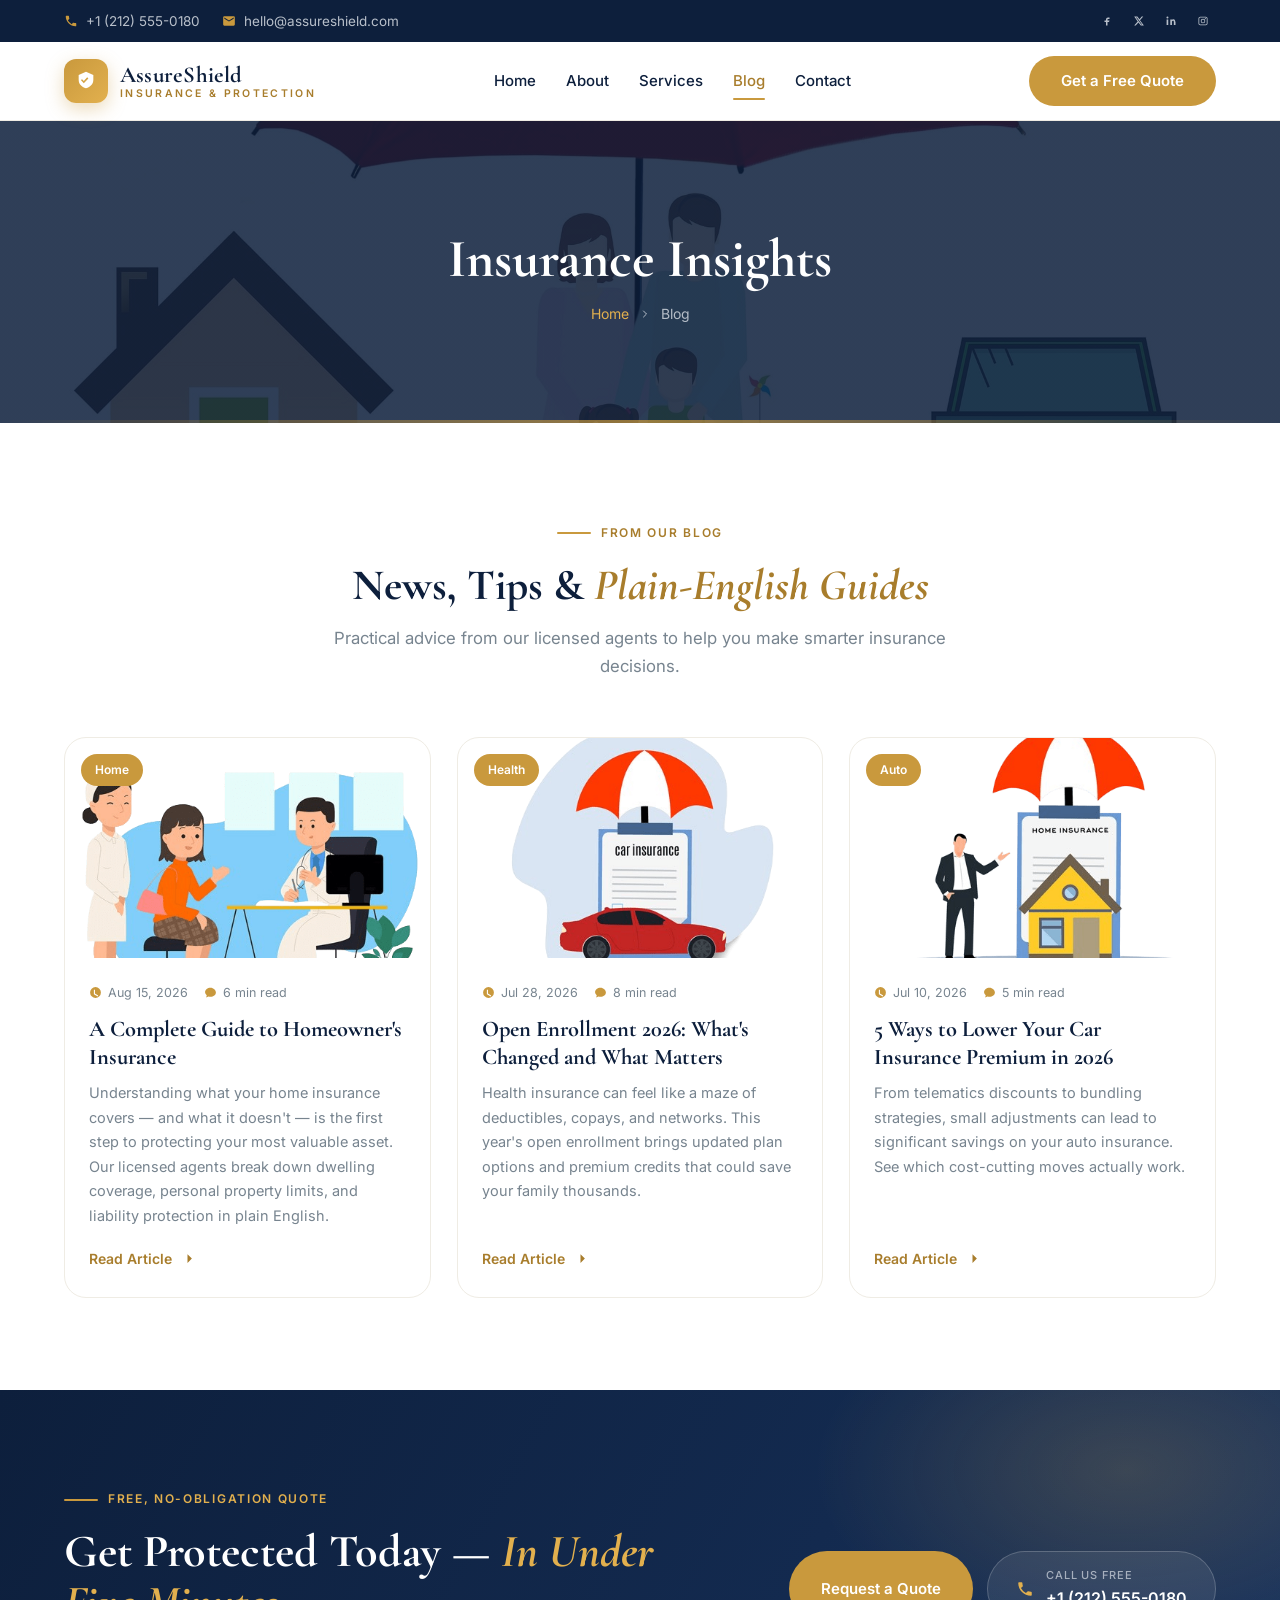
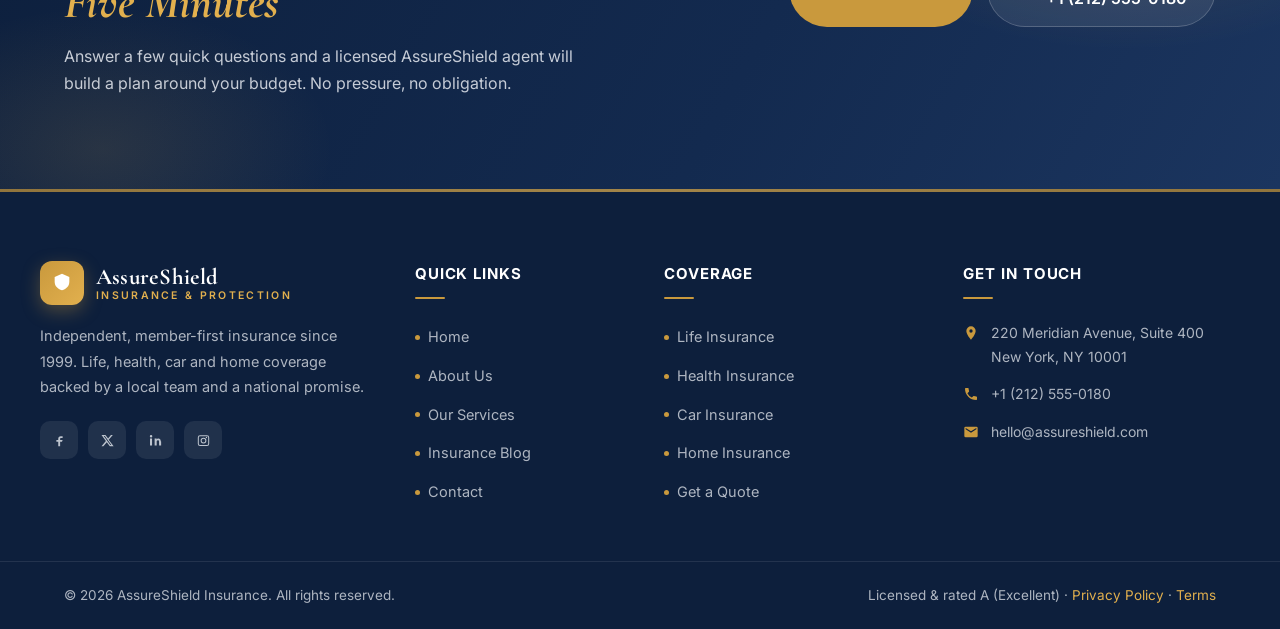
<file: blog.html>
<!DOCTYPE html>
<html lang="en">
<head>
  <meta charset="UTF-8">
  <meta name="viewport" content="width=device-width, initial-scale=1.0">
  <title>Insurance Blog — Tips &amp; Guides from AssureShield</title>
  <meta name="description" content="Read practical insurance advice from licensed AssureShield agents — home, health and auto coverage explained in plain English.">
  <link rel="icon" href="data:image/svg+xml,%3Csvg xmlns='http://www.w3.org/2000/svg' viewBox='0 0 64 64'%3E%3Cpath d='M32 4 56 14v18c0 16-10 24-24 28C18 56 8 48 8 32V14Z' fill='%23c9993d'/%3E%3Cpath d='M24 32l6 6 10-12' fill='none' stroke='%23fff' stroke-width='5' stroke-linecap='round' stroke-linejoin='round'/%3E%3C/svg%3E">
  <link rel="preconnect" href="https://fonts.googleapis.com">
  <link rel="preconnect" href="https://fonts.gstatic.com" crossorigin>
  <link href="https://fonts.googleapis.com/css2?family=Cormorant+Garamond:ital,wght@0,400;0,500;0,600;0,700;1,500;1,600&family=Inter:wght@400;500;600;700&display=swap" rel="stylesheet">
  <link rel="stylesheet" href="assets/css/style.css">
</head>

<body id="top">
  <!-- Topbar -->
  <div class="topbar">
    <div class="container topbar-inner">
      <div class="topbar-left">
        <span class="topbar-item">
          <svg viewBox="0 0 24 24" aria-hidden="true"><path d="M6.6 10.8a15.1 15.1 0 0 0 6.6 6.6l2.2-2.2c.3-.3.7-.4 1-.2 1.1.4 2.3.6 3.6.6.6 0 1 .4 1 1V20c0 .6-.4 1-1 1C10.6 21 3 13.4 3 4c0-.6.4-1 1-1h3.5c.6 0 1 .4 1 1 0 1.2.2 2.4.6 3.6.1.3 0 .7-.2 1l-2.3 2.2Z"/></svg>
          <a href="tel:+12125550180">+1 (212) 555-0180</a>
        </span>
        <span class="topbar-item">
          <svg viewBox="0 0 24 24" aria-hidden="true"><path d="M20 4H4a2 2 0 0 0-2 2v12a2 2 0 0 0 2 2h16a2 2 0 0 0 2-2V6a2 2 0 0 0-2-2Zm0 4-8 5-8-5V6l8 5 8-5v2Z"/></svg>
          <a href="mailto:hello@assureshield.com">hello@assureshield.com</a>
        </span>
      </div>
      <div class="topbar-right">
        <div class="topbar-socials">
          <a href="#" aria-label="Facebook"><svg viewBox="0 0 24 24"><path d="M14 8h3V5h-3a4 4 0 0 0-4 4v2H7v3h3v7h3v-7h3l1-3h-4V9a1 1 0 0 1 1-1Z"/></svg></a>
          <a href="#" aria-label="X"><svg viewBox="0 0 24 24"><path d="M17.5 3h3l-6.6 7.6L21.8 21h-6.1l-4.8-6.2L5.4 21h-3l7-8.1L2.4 3h6.3l4.3 5.7L17.5 3Zm-1 16h1.7L7.7 4.8H5.9L16.5 19Z"/></svg></a>
          <a href="#" aria-label="LinkedIn"><svg viewBox="0 0 24 24"><path d="M6.5 8.8v11H3.2v-11h3.3ZM4.9 3a2 2 0 1 1 0 4 2 2 0 0 1 0-4ZM21 13.4v6.4h-3.3v-5.7c0-1.4-.5-2.4-1.8-2.4-1 0-1.6.7-1.9 1.3-.1.2-.1.6-.1.9v5.9h-3.3V8.8h3.3v1.5c.4-.7 1.2-1.6 2.9-1.6 2.1 0 3.6 1.4 3.6 4.3Z"/></svg></a>
          <a href="#" aria-label="Instagram"><svg viewBox="0 0 24 24"><path d="M12 7.4A4.6 4.6 0 1 0 16.6 12 4.6 4.6 0 0 0 12 7.4Zm0 7.6A3 3 0 1 1 15 12a3 3 0 0 1-3 3Zm5.8-7.8a1.1 1.1 0 1 1-1.1-1.1 1.1 1.1 0 0 1 1.1 1.1ZM17.5 3.4h-11A3.6 3.6 0 0 0 2.9 7v10a3.6 3.6 0 0 0 3.6 3.6h11A3.6 3.6 0 0 0 21.1 17V7a3.6 3.6 0 0 0-3.6-3.6Zm2 13.6a2 2 0 0 1-2 2h-11a2 2 0 0 1-2-2V7a2 2 0 0 1 2-2h11a2 2 0 0 1 2 2v10Z"/></svg></a>
        </div>
      </div>
    </div>
  </div>

  <!-- Header -->
  <header class="site-header" id="top">
    <div class="container header-inner">
      <a class="brand" href="index.html">
        <span class="brand-mark" aria-hidden="true">
          <svg viewBox="0 0 24 24"><path d="M12 2 20 5.5v5.2c0 4.8-3 7.6-8 9.3-5-1.7-8-4.5-8-9.3V5.5L12 2Zm-2.4 12.5 5-5.2-1.3-1.3-3.7 3.9-1.9-1.9L6.4 11l3.2 3.5Z"/></svg>
        </span>
        <span class="brand-text">
          <span class="brand-name">AssureShield</span>
          <span class="brand-tag">Insurance &amp; Protection</span>
        </span>
      </a>
      <nav class="nav-links" aria-label="Primary">
        <a class="nav-link" href="index.html">Home</a>
        <a class="nav-link" href="about.html">About</a>
        <a class="nav-link" href="services.html">Services</a>
        <a class="nav-link" href="blog.html">Blog</a>
        <a class="nav-link" href="contact.html">Contact</a>
      </nav>
      <div class="nav-cta">
        <a class="btn btn--gold" href="contact.html">Get a Free Quote</a>
      </div>
      <button class="nav-toggle" aria-expanded="false" aria-label="Toggle navigation">
        <span></span><span></span><span></span>
      </button>
    </div>
  </header>


  <main>
    <section class="page-banner">
      <div class="container">
        <h1>Insurance Insights</h1>
        <nav class="crumb" aria-label="Breadcrumb">
          <a href="index.html">Home</a>
          <svg viewBox="0 0 24 24" aria-hidden="true"><path d="m9 6 6 6-6 6" fill="none" stroke="currentColor" stroke-width="2" stroke-linecap="round" stroke-linejoin="round"/></svg>
          <span>Blog</span>
        </nav>
      </div>
    </section>

    <section class="section">
      <div class="container">
        <div class="section-head reveal">
          <span class="eyebrow eyebrow--center">From Our Blog</span>
          <h2 class="section-title">News, Tips &amp; <em>Plain-English Guides</em></h2>
          <p class="section-sub">Practical advice from our licensed agents to help you make smarter insurance decisions.</p>
        </div>
                <div class="blog-grid">
          <article class="blog-card reveal">
            <a class="blog-thumb" href="contact.html">
              <img src="assets/img/img-blog-1.png" alt="A modern home under AssureShield home protection" width="500" height="400">
              <span class="blog-tag">Home</span>
            </a>
            <div class="blog-body">
              <div class="blog-meta">
                <span><svg viewBox="0 0 24 24"><path d="M12 2a10 10 0 1 0 10 10A10 10 0 0 0 12 2Zm1 5h-2v7l6 3.5-1 1.7-7-4.2V7Z"/></svg>Aug 15, 2026</span>
                <span><svg viewBox="0 0 24 24"><path d="M12 3C6.5 3 2 6.6 2 11c0 2.3 1.2 4.4 3.1 5.9L4 21l4.3-1.6c1.2.4 2.4.6 3.7.6 5.5 0 10-3.6 10-8S17.5 3 12 3Z"/></svg>6 min read</span>
              </div>
              <h3><a href="contact.html">A Complete Guide to Homeowner's Insurance</a></h3>
              <p>Understanding what your home insurance covers — and what it doesn't — is the first step to protecting your most valuable asset. Our licensed agents break down dwelling coverage, personal property limits, and liability protection in plain English.</p>
              <a class="service-more" href="contact.html">Read Article <svg viewBox="0 0 24 24"><path d="M5 12h14M12 5l7 7-7 7"/></svg></a>
            </div>
          </article>
          <article class="blog-card reveal">
            <a class="blog-thumb" href="contact.html">
              <img src="assets/img/img-service-1.png" alt="Health insurance documents spread across a table" width="500" height="400">
              <span class="blog-tag">Health</span>
            </a>
            <div class="blog-body">
              <div class="blog-meta">
                <span><svg viewBox="0 0 24 24"><path d="M12 2a10 10 0 1 0 10 10A10 10 0 0 0 12 2Zm1 5h-2v7l6 3.5-1 1.7-7-4.2V7Z"/></svg>Jul 28, 2026</span>
                <span><svg viewBox="0 0 24 24"><path d="M12 3C6.5 3 2 6.6 2 11c0 2.3 1.2 4.4 3.1 5.9L4 21l4.3-1.6c1.2.4 2.4.6 3.7.6 5.5 0 10-3.6 10-8S17.5 3 12 3Z"/></svg>8 min read</span>
              </div>
              <h3><a href="contact.html">Open Enrollment 2026: What's Changed and What Matters</a></h3>
              <p>Health insurance can feel like a maze of deductibles, copays, and networks. This year's open enrollment brings updated plan options and premium credits that could save your family thousands.</p>
              <a class="service-more" href="contact.html">Read Article <svg viewBox="0 0 24 24"><path d="M5 12h14M12 5l7 7-7 7"/></svg></a>
            </div>
          </article>
          <article class="blog-card reveal">
            <a class="blog-thumb" href="contact.html">
              <img src="assets/img/img-service-2.png" alt="A car protected by AssureShield auto coverage" width="500" height="400">
              <span class="blog-tag">Auto</span>
            </a>
            <div class="blog-body">
              <div class="blog-meta">
                <span><svg viewBox="0 0 24 24"><path d="M12 2a10 10 0 1 0 10 10A10 10 0 0 0 12 2Zm1 5h-2v7l6 3.5-1 1.7-7-4.2V7Z"/></svg>Jul 10, 2026</span>
                <span><svg viewBox="0 0 24 24"><path d="M12 3C6.5 3 2 6.6 2 11c0 2.3 1.2 4.4 3.1 5.9L4 21l4.3-1.6c1.2.4 2.4.6 3.7.6 5.5 0 10-3.6 10-8S17.5 3 12 3Z"/></svg>5 min read</span>
              </div>
              <h3><a href="contact.html">5 Ways to Lower Your Car Insurance Premium in 2026</a></h3>
              <p>From telematics discounts to bundling strategies, small adjustments can lead to significant savings on your auto insurance. See which cost-cutting moves actually work.</p>
              <a class="service-more" href="contact.html">Read Article <svg viewBox="0 0 24 24"><path d="M5 12h14M12 5l7 7-7 7"/></svg></a>
            </div>
          </article>
        </div>
      </div>
    </section>

    <section class="section cta-section">
      <div class="container cta-inner">
        <div class="reveal">
          <span class="eyebrow" style="color:var(--clr-gold-bright)">Free, No-Obligation Quote</span>
          <h2>Get Protected Today — <em>In Under Five Minutes</em></h2>
          <p>Answer a few quick questions and a licensed AssureShield agent will build a plan around your budget. No pressure, no obligation.</p>
        </div>
        <div class="cta-actions reveal reveal-delay-1">
          <a class="btn btn--gold" href="contact.html">Request a Quote</a>
          <a class="cta-phone" href="tel:+12125550180">
            <svg viewBox="0 0 24 24"><path d="M6.6 10.8a15.1 15.1 0 0 0 6.6 6.6l2.2-2.2c.3-.3.7-.4 1-.2 1.1.4 2.3.6 3.6.6.6 0 1 .4 1 1V20c0 .6-.4 1-1 1C10.6 21 3 13.4 3 4c0-.6.4-1 1-1h3.5c.6 0 1 .4 1 1 0 1.2.2 2.4.6 3.6.1.3 0 .7-.2 1l-2.3 2.2Z"/></svg>
            <span><small>Call us free</small>+1 (212) 555-0180</span>
          </a>
        </div>
      </div>
    </section>
  </main>

  <footer class="site-footer">
    <div class="container footer-grid">
      <div class="footer-brand">
        <a class="brand" href="index.html">
          <span class="brand-mark" aria-hidden="true">
            <svg viewBox="0 0 24 24"><path d="M12 2 20 5.5v5.2c0 4.8-3 7.6-8 9.3-5-1.7-8-4.5-8-9.3V5.5L12 2Z"/></svg>
          </span>
          <span class="brand-text">
            <span class="brand-name">AssureShield</span>
            <span class="brand-tag">Insurance &amp; Protection</span>
          </span>
        </a>
        <p>Independent, member-first insurance since 1999. Life, health, car and home coverage backed by a local team and a national promise.</p>
        <div class="footer-social">
          <a href="#" aria-label="Facebook"><svg viewBox="0 0 24 24"><path d="M14 8h3V5h-3a4 4 0 0 0-4 4v2H7v3h3v7h3v-7h3l1-3h-4V9a1 1 0 0 1 1-1Z"/></svg></a>
          <a href="#" aria-label="X"><svg viewBox="0 0 24 24"><path d="M17.5 3h3l-6.6 7.6L21.8 21h-6.1l-4.8-6.2L5.4 21h-3l7-8.1L2.4 3h6.3l4.3 5.7L17.5 3Zm-1 16h1.7L7.7 4.8H5.9L16.5 19Z"/></svg></a>
          <a href="#" aria-label="LinkedIn"><svg viewBox="0 0 24 24"><path d="M6.5 8.8v11H3.2v-11h3.3ZM4.9 3a2 2 0 1 1 0 4 2 2 0 0 1 0-4ZM21 13.4v6.4h-3.3v-5.7c0-1.4-.5-2.4-1.8-2.4-1 0-1.6.7-1.9 1.3-.1.2-.1.6-.1.9v5.9h-3.3V8.8h3.3v1.5c.4-.7 1.2-1.6 2.9-1.6 2.1 0 3.6 1.4 3.6 4.3Z"/></svg></a>
          <a href="#" aria-label="Instagram"><svg viewBox="0 0 24 24"><path d="M12 7.4A4.6 4.6 0 1 0 16.6 12 4.6 4.6 0 0 0 12 7.4Zm0 7.6A3 3 0 1 1 15 12a3 3 0 0 1-3 3Zm5.8-7.8a1.1 1.1 0 1 1-1.1-1.1 1.1 1.1 0 0 1 1.1 1.1ZM17.5 3.4h-11A3.6 3.6 0 0 0 2.9 7v10a3.6 3.6 0 0 0 3.6 3.6h11A3.6 3.6 0 0 0 21.1 17V7a3.6 3.6 0 0 0-3.6-3.6Zm2 13.6a2 2 0 0 1-2 2h-11a2 2 0 0 1-2-2V7a2 2 0 0 1 2-2h11a2 2 0 0 1 2 2v10Z"/></svg></a>
        </div>
      </div>
      <div class="footer-col">
        <h3>Quick Links</h3>
        <ul class="footer-links">
          <li><a href="index.html">Home</a></li>
          <li><a href="about.html">About Us</a></li>
          <li><a href="services.html">Our Services</a></li>
          <li><a href="blog.html">Insurance Blog</a></li>
          <li><a href="contact.html">Contact</a></li>
        </ul>
      </div>
      <div class="footer-col">
        <h3>Coverage</h3>
        <ul class="footer-links">
          <li><a href="services.html">Life Insurance</a></li>
          <li><a href="services.html">Health Insurance</a></li>
          <li><a href="services.html">Car Insurance</a></li>
          <li><a href="services.html">Home Insurance</a></li>
          <li><a href="contact.html">Get a Quote</a></li>
        </ul>
      </div>
      <div class="footer-col">
        <h3>Get In Touch</h3>
        <ul class="footer-contact">
          <li>
            <svg viewBox="0 0 24 24"><path d="M12 2a7 7 0 0 0-7 7c0 5.2 7 13 7 13s7-7.8 7-13a7 7 0 0 0-7-7Zm0 9.5A2.5 2.5 0 1 1 14.5 9 2.5 2.5 0 0 1 12 11.5Z"/></svg>
            <span>220 Meridian Avenue, Suite 400<br>New York, NY 10001</span>
          </li>
          <li>
            <svg viewBox="0 0 24 24"><path d="M6.6 10.8a15.1 15.1 0 0 0 6.6 6.6l2.2-2.2c.3-.3.7-.4 1-.2 1.1.4 2.3.6 3.6.6.6 0 1 .4 1 1V20c0 .6-.4 1-1 1C10.6 21 3 13.4 3 4c0-.6.4-1 1-1h3.5c.6 0 1 .4 1 1 0 1.2.2 2.4.6 3.6.1.3 0 .7-.2 1l-2.3 2.2Z"/></svg>
            <a href="tel:+12125550180">+1 (212) 555-0180</a>
          </li>
          <li>
            <svg viewBox="0 0 24 24"><path d="M20 4H4a2 2 0 0 0-2 2v12a2 2 0 0 0 2 2h16a2 2 0 0 0 2-2V6a2 2 0 0 0-2-2Zm0 4-8 5-8-5V6l8 5 8-5v2Z"/></svg>
            <a href="mailto:hello@assureshield.com">hello@assureshield.com</a>
          </li>
        </ul>
      </div>
    </div>
    <div class="footer-bottom">
      <div class="container footer-bottom-inner">
        <span>&copy; <span data-year>2026</span> AssureShield Insurance. All rights reserved.</span>
        <span>Licensed &amp; rated A (Excellent) · <a href="#">Privacy Policy</a> · <a href="#">Terms</a></span>
      </div>
    </div>
  </footer>

  <button class="back-to-top" aria-label="Back to top">
    <svg viewBox="0 0 24 24"><path d="M12 19V5M5 12l7-7 7 7"/></svg>
  </button>

  <script src="assets/js/main.js"></script>
</body>
</html>
</file>
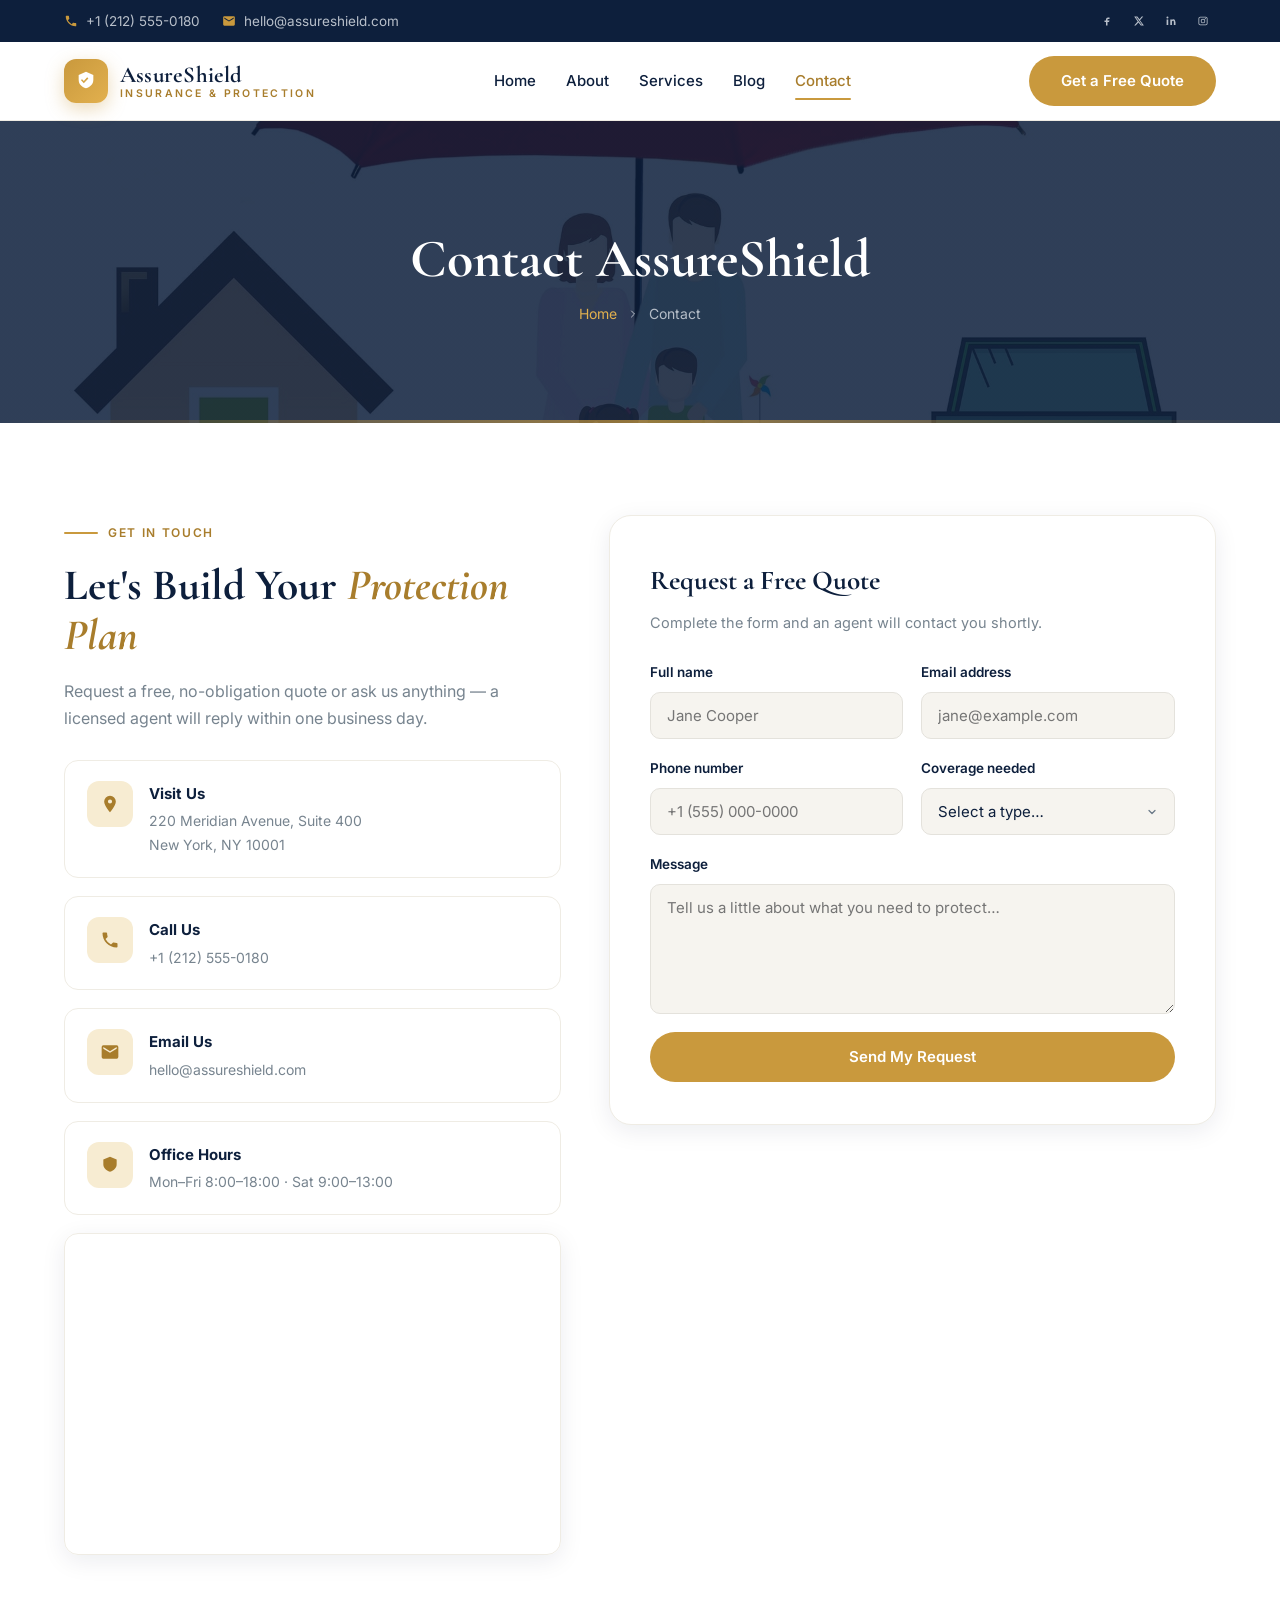
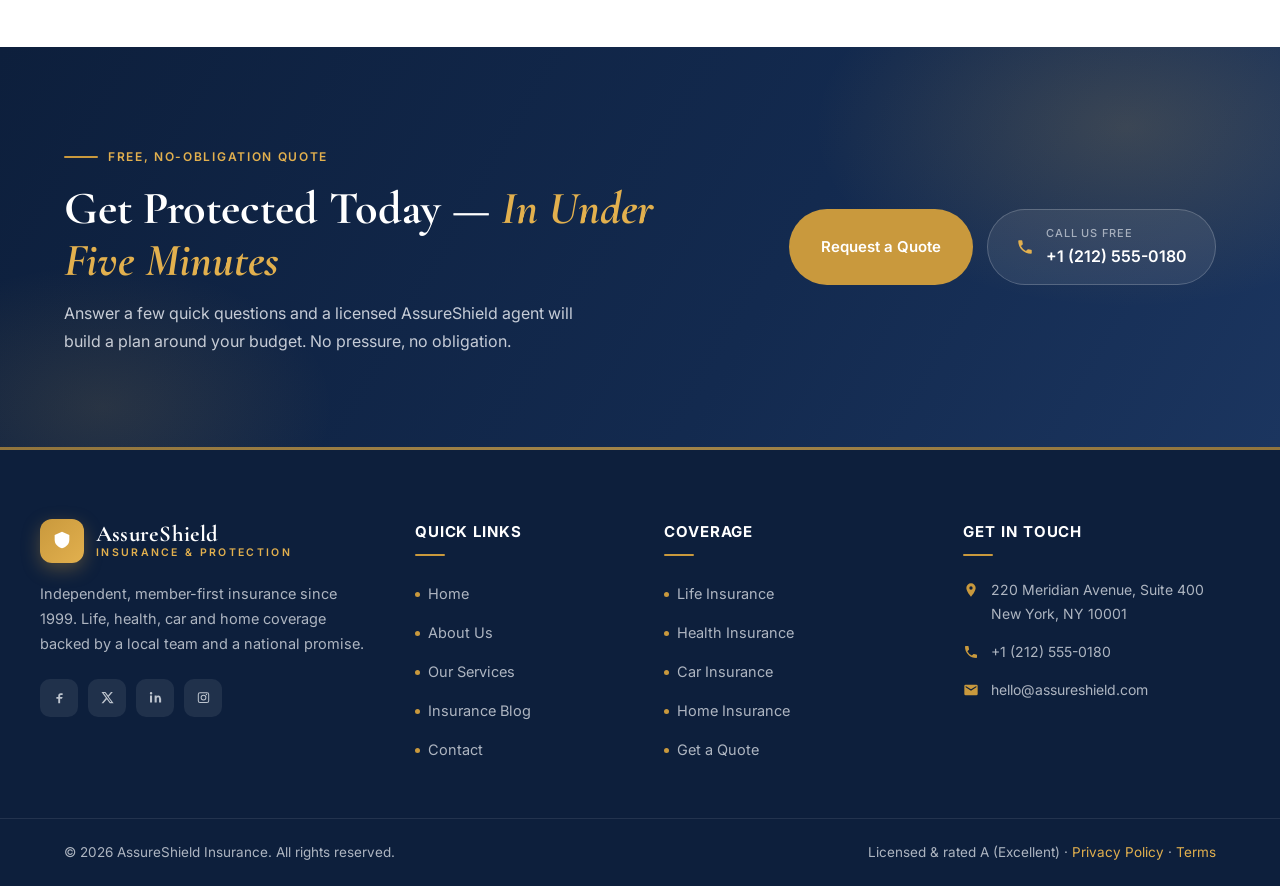
<file: contact.html>
<!DOCTYPE html>
<html lang="en">
<head>
  <meta charset="UTF-8">
  <meta name="viewport" content="width=device-width, initial-scale=1.0">
  <title>Contact AssureShield — Free Insurance Quotes</title>
  <meta name="description" content="Contact AssureShield for a free insurance quote. Licensed agents answer within one business day — life, health, car and home coverage.">
  <link rel="icon" href="data:image/svg+xml,%3Csvg xmlns='http://www.w3.org/2000/svg' viewBox='0 0 64 64'%3E%3Cpath d='M32 4 56 14v18c0 16-10 24-24 28C18 56 8 48 8 32V14Z' fill='%23c9993d'/%3E%3Cpath d='M24 32l6 6 10-12' fill='none' stroke='%23fff' stroke-width='5' stroke-linecap='round' stroke-linejoin='round'/%3E%3C/svg%3E">
  <link rel="preconnect" href="https://fonts.googleapis.com">
  <link rel="preconnect" href="https://fonts.gstatic.com" crossorigin>
  <link href="https://fonts.googleapis.com/css2?family=Cormorant+Garamond:ital,wght@0,400;0,500;0,600;0,700;1,500;1,600&family=Inter:wght@400;500;600;700&display=swap" rel="stylesheet">
  <link rel="stylesheet" href="assets/css/style.css">
</head>

<body id="top">
  <!-- Topbar -->
  <div class="topbar">
    <div class="container topbar-inner">
      <div class="topbar-left">
        <span class="topbar-item">
          <svg viewBox="0 0 24 24" aria-hidden="true"><path d="M6.6 10.8a15.1 15.1 0 0 0 6.6 6.6l2.2-2.2c.3-.3.7-.4 1-.2 1.1.4 2.3.6 3.6.6.6 0 1 .4 1 1V20c0 .6-.4 1-1 1C10.6 21 3 13.4 3 4c0-.6.4-1 1-1h3.5c.6 0 1 .4 1 1 0 1.2.2 2.4.6 3.6.1.3 0 .7-.2 1l-2.3 2.2Z"/></svg>
          <a href="tel:+12125550180">+1 (212) 555-0180</a>
        </span>
        <span class="topbar-item">
          <svg viewBox="0 0 24 24" aria-hidden="true"><path d="M20 4H4a2 2 0 0 0-2 2v12a2 2 0 0 0 2 2h16a2 2 0 0 0 2-2V6a2 2 0 0 0-2-2Zm0 4-8 5-8-5V6l8 5 8-5v2Z"/></svg>
          <a href="mailto:hello@assureshield.com">hello@assureshield.com</a>
        </span>
      </div>
      <div class="topbar-right">
        <div class="topbar-socials">
          <a href="#" aria-label="Facebook"><svg viewBox="0 0 24 24"><path d="M14 8h3V5h-3a4 4 0 0 0-4 4v2H7v3h3v7h3v-7h3l1-3h-4V9a1 1 0 0 1 1-1Z"/></svg></a>
          <a href="#" aria-label="X"><svg viewBox="0 0 24 24"><path d="M17.5 3h3l-6.6 7.6L21.8 21h-6.1l-4.8-6.2L5.4 21h-3l7-8.1L2.4 3h6.3l4.3 5.7L17.5 3Zm-1 16h1.7L7.7 4.8H5.9L16.5 19Z"/></svg></a>
          <a href="#" aria-label="LinkedIn"><svg viewBox="0 0 24 24"><path d="M6.5 8.8v11H3.2v-11h3.3ZM4.9 3a2 2 0 1 1 0 4 2 2 0 0 1 0-4ZM21 13.4v6.4h-3.3v-5.7c0-1.4-.5-2.4-1.8-2.4-1 0-1.6.7-1.9 1.3-.1.2-.1.6-.1.9v5.9h-3.3V8.8h3.3v1.5c.4-.7 1.2-1.6 2.9-1.6 2.1 0 3.6 1.4 3.6 4.3Z"/></svg></a>
          <a href="#" aria-label="Instagram"><svg viewBox="0 0 24 24"><path d="M12 7.4A4.6 4.6 0 1 0 16.6 12 4.6 4.6 0 0 0 12 7.4Zm0 7.6A3 3 0 1 1 15 12a3 3 0 0 1-3 3Zm5.8-7.8a1.1 1.1 0 1 1-1.1-1.1 1.1 1.1 0 0 1 1.1 1.1ZM17.5 3.4h-11A3.6 3.6 0 0 0 2.9 7v10a3.6 3.6 0 0 0 3.6 3.6h11A3.6 3.6 0 0 0 21.1 17V7a3.6 3.6 0 0 0-3.6-3.6Zm2 13.6a2 2 0 0 1-2 2h-11a2 2 0 0 1-2-2V7a2 2 0 0 1 2-2h11a2 2 0 0 1 2 2v10Z"/></svg></a>
        </div>
      </div>
    </div>
  </div>

  <!-- Header -->
  <header class="site-header" id="top">
    <div class="container header-inner">
      <a class="brand" href="index.html">
        <span class="brand-mark" aria-hidden="true">
          <svg viewBox="0 0 24 24"><path d="M12 2 20 5.5v5.2c0 4.8-3 7.6-8 9.3-5-1.7-8-4.5-8-9.3V5.5L12 2Zm-2.4 12.5 5-5.2-1.3-1.3-3.7 3.9-1.9-1.9L6.4 11l3.2 3.5Z"/></svg>
        </span>
        <span class="brand-text">
          <span class="brand-name">AssureShield</span>
          <span class="brand-tag">Insurance &amp; Protection</span>
        </span>
      </a>
      <nav class="nav-links" aria-label="Primary">
        <a class="nav-link" href="index.html">Home</a>
        <a class="nav-link" href="about.html">About</a>
        <a class="nav-link" href="services.html">Services</a>
        <a class="nav-link" href="blog.html">Blog</a>
        <a class="nav-link" href="contact.html">Contact</a>
      </nav>
      <div class="nav-cta">
        <a class="btn btn--gold" href="contact.html">Get a Free Quote</a>
      </div>
      <button class="nav-toggle" aria-expanded="false" aria-label="Toggle navigation">
        <span></span><span></span><span></span>
      </button>
    </div>
  </header>


  <main>
    <section class="page-banner">
      <div class="container">
        <h1>Contact AssureShield</h1>
        <nav class="crumb" aria-label="Breadcrumb">
          <a href="index.html">Home</a>
          <svg viewBox="0 0 24 24" aria-hidden="true"><path d="m9 6 6 6-6 6" fill="none" stroke="currentColor" stroke-width="2" stroke-linecap="round" stroke-linejoin="round"/></svg>
          <span>Contact</span>
        </nav>
      </div>
    </section>

    <section class="section">
      <div class="container contact-grid">
        <div class="reveal">
          <span class="eyebrow">Get In Touch</span>
          <h2 class="section-title" style="margin-bottom:18px">Let's Build Your <em>Protection Plan</em></h2>
          <p style="color:var(--clr-muted);margin-bottom:28px">Request a free, no-obligation quote or ask us anything — a licensed agent will reply within one business day.</p>
          <div class="info-list">
            <div class="info-item">
              <span class="info-ico" aria-hidden="true"><svg viewBox="0 0 24 24"><path d="M12 2a7 7 0 0 0-7 7c0 5.2 7 13 7 13s7-7.8 7-13a7 7 0 0 0-7-7Zm0 9.5A2.5 2.5 0 1 1 14.5 9 2.5 2.5 0 0 1 12 11.5Z"/></svg></span>
              <div>
                <h3>Visit Us</h3>
                <p>220 Meridian Avenue, Suite 400<br>New York, NY 10001</p>
              </div>
            </div>
            <div class="info-item">
              <span class="info-ico" aria-hidden="true"><svg viewBox="0 0 24 24"><path d="M6.6 10.8a15.1 15.1 0 0 0 6.6 6.6l2.2-2.2c.3-.3.7-.4 1-.2 1.1.4 2.3.6 3.6.6.6 0 1 .4 1 1V20c0 .6-.4 1-1 1C10.6 21 3 13.4 3 4c0-.6.4-1 1-1h3.5c.6 0 1 .4 1 1 0 1.2.2 2.4.6 3.6.1.3 0 .7-.2 1l-2.3 2.2Z"/></svg></span>
              <div>
                <h3>Call Us</h3>
                <p><a href="tel:+12125550180">+1 (212) 555-0180</a></p>
              </div>
            </div>
            <div class="info-item">
              <span class="info-ico" aria-hidden="true"><svg viewBox="0 0 24 24"><path d="M20 4H4a2 2 0 0 0-2 2v12a2 2 0 0 0 2 2h16a2 2 0 0 0 2-2V6a2 2 0 0 0-2-2Zm0 4-8 5-8-5V6l8 5 8-5v2Z"/></svg></span>
              <div>
                <h3>Email Us</h3>
                <p><a href="mailto:hello@assureshield.com">hello@assureshield.com</a></p>
              </div>
            </div>
            <div class="info-item">
              <span class="info-ico" aria-hidden="true"><svg viewBox="0 0 24 24"><path d="M12 2 20 5.5v5.2c0 4.8-3 7.6-8 9.3-5-1.7-8-4.5-8-9.3V5.5L12 2Z"/></svg></span>
              <div>
                <h3>Office Hours</h3>
                <p>Mon–Fri 8:00–18:00 · Sat 9:00–13:00</p>
              </div>
            </div>
          </div>
          <div class="map-frame">
            <iframe title="AssureShield headquarters map" src="https://www.openstreetmap.org/export/embed.html?bbox=-74.0142%2C40.7032%2C-73.9742%2C40.7232&amp;layer=mapnik" loading="lazy"></iframe>
          </div>
        </div>

        <div class="form-wrap reveal reveal-delay-1">
          <h3>Request a Free Quote</h3>
          <p>Complete the form and an agent will contact you shortly.</p>
          <form class="form-grid" data-form novalidate>
            <div class="form-field">
              <label for="f-name">Full name</label>
              <input id="f-name" type="text" placeholder="Jane Cooper" required>
            </div>
            <div class="form-field">
              <label for="f-email">Email address</label>
              <input id="f-email" type="email" placeholder="jane@example.com" required>
            </div>
            <div class="form-field">
              <label for="f-phone">Phone number</label>
              <input id="f-phone" type="tel" placeholder="+1 (555) 000-0000" required>
            </div>
            <div class="form-field">
              <label for="f-type">Coverage needed</label>
              <select id="f-type" name="type" required>
                <option value="" selected disabled>Select a type…</option>
                <option>Life Insurance</option>
                <option>Health Insurance</option>
                <option>Car Insurance</option>
                <option>Home Insurance</option>
                <option>Bundled / Other</option>
              </select>
            </div>
            <div class="form-field form-field--wide">
              <label for="f-msg">Message</label>
              <textarea id="f-msg" placeholder="Tell us a little about what you need to protect…"></textarea>
            </div>
            <div class="form-field form-field--wide">
              <button class="btn btn--gold" type="submit">Send My Request</button>
            </div>
            <div class="form-msg form-ok form-field--wide" role="status">
              <svg viewBox="0 0 24 24"><path d="M12 2a10 10 0 1 0 10 10A10 10 0 0 0 12 2Zm-1.2 14.6L6.4 12l1.4-1.4 3 3 6-6 1.4 1.4Z"/></svg>
              Thank you! Your request has been received — an agent will be in touch shortly.
            </div>
            <div class="form-msg form-err form-field--wide" role="alert">
              <svg viewBox="0 0 24 24"><path d="M12 2a10 10 0 1 0 10 10A10 10 0 0 0 12 2Zm1 15h-2v-2h2v2Zm0-4h-2V7h2v6Z"/></svg>
              Please complete the required fields before sending.
            </div>
          </form>
        </div>
      </div>
    </section>

    <section class="section cta-section">
      <div class="container cta-inner">
        <div class="reveal">
          <span class="eyebrow" style="color:var(--clr-gold-bright)">Free, No-Obligation Quote</span>
          <h2>Get Protected Today — <em>In Under Five Minutes</em></h2>
          <p>Answer a few quick questions and a licensed AssureShield agent will build a plan around your budget. No pressure, no obligation.</p>
        </div>
        <div class="cta-actions reveal reveal-delay-1">
          <a class="btn btn--gold" href="contact.html">Request a Quote</a>
          <a class="cta-phone" href="tel:+12125550180">
            <svg viewBox="0 0 24 24"><path d="M6.6 10.8a15.1 15.1 0 0 0 6.6 6.6l2.2-2.2c.3-.3.7-.4 1-.2 1.1.4 2.3.6 3.6.6.6 0 1 .4 1 1V20c0 .6-.4 1-1 1C10.6 21 3 13.4 3 4c0-.6.4-1 1-1h3.5c.6 0 1 .4 1 1 0 1.2.2 2.4.6 3.6.1.3 0 .7-.2 1l-2.3 2.2Z"/></svg>
            <span><small>Call us free</small>+1 (212) 555-0180</span>
          </a>
        </div>
      </div>
    </section>
  </main>

  <footer class="site-footer">
    <div class="container footer-grid">
      <div class="footer-brand">
        <a class="brand" href="index.html">
          <span class="brand-mark" aria-hidden="true">
            <svg viewBox="0 0 24 24"><path d="M12 2 20 5.5v5.2c0 4.8-3 7.6-8 9.3-5-1.7-8-4.5-8-9.3V5.5L12 2Z"/></svg>
          </span>
          <span class="brand-text">
            <span class="brand-name">AssureShield</span>
            <span class="brand-tag">Insurance &amp; Protection</span>
          </span>
        </a>
        <p>Independent, member-first insurance since 1999. Life, health, car and home coverage backed by a local team and a national promise.</p>
        <div class="footer-social">
          <a href="#" aria-label="Facebook"><svg viewBox="0 0 24 24"><path d="M14 8h3V5h-3a4 4 0 0 0-4 4v2H7v3h3v7h3v-7h3l1-3h-4V9a1 1 0 0 1 1-1Z"/></svg></a>
          <a href="#" aria-label="X"><svg viewBox="0 0 24 24"><path d="M17.5 3h3l-6.6 7.6L21.8 21h-6.1l-4.8-6.2L5.4 21h-3l7-8.1L2.4 3h6.3l4.3 5.7L17.5 3Zm-1 16h1.7L7.7 4.8H5.9L16.5 19Z"/></svg></a>
          <a href="#" aria-label="LinkedIn"><svg viewBox="0 0 24 24"><path d="M6.5 8.8v11H3.2v-11h3.3ZM4.9 3a2 2 0 1 1 0 4 2 2 0 0 1 0-4ZM21 13.4v6.4h-3.3v-5.7c0-1.4-.5-2.4-1.8-2.4-1 0-1.6.7-1.9 1.3-.1.2-.1.6-.1.9v5.9h-3.3V8.8h3.3v1.5c.4-.7 1.2-1.6 2.9-1.6 2.1 0 3.6 1.4 3.6 4.3Z"/></svg></a>
          <a href="#" aria-label="Instagram"><svg viewBox="0 0 24 24"><path d="M12 7.4A4.6 4.6 0 1 0 16.6 12 4.6 4.6 0 0 0 12 7.4Zm0 7.6A3 3 0 1 1 15 12a3 3 0 0 1-3 3Zm5.8-7.8a1.1 1.1 0 1 1-1.1-1.1 1.1 1.1 0 0 1 1.1 1.1ZM17.5 3.4h-11A3.6 3.6 0 0 0 2.9 7v10a3.6 3.6 0 0 0 3.6 3.6h11A3.6 3.6 0 0 0 21.1 17V7a3.6 3.6 0 0 0-3.6-3.6Zm2 13.6a2 2 0 0 1-2 2h-11a2 2 0 0 1-2-2V7a2 2 0 0 1 2-2h11a2 2 0 0 1 2 2v10Z"/></svg></a>
        </div>
      </div>
      <div class="footer-col">
        <h3>Quick Links</h3>
        <ul class="footer-links">
          <li><a href="index.html">Home</a></li>
          <li><a href="about.html">About Us</a></li>
          <li><a href="services.html">Our Services</a></li>
          <li><a href="blog.html">Insurance Blog</a></li>
          <li><a href="contact.html">Contact</a></li>
        </ul>
      </div>
      <div class="footer-col">
        <h3>Coverage</h3>
        <ul class="footer-links">
          <li><a href="services.html">Life Insurance</a></li>
          <li><a href="services.html">Health Insurance</a></li>
          <li><a href="services.html">Car Insurance</a></li>
          <li><a href="services.html">Home Insurance</a></li>
          <li><a href="contact.html">Get a Quote</a></li>
        </ul>
      </div>
      <div class="footer-col">
        <h3>Get In Touch</h3>
        <ul class="footer-contact">
          <li>
            <svg viewBox="0 0 24 24"><path d="M12 2a7 7 0 0 0-7 7c0 5.2 7 13 7 13s7-7.8 7-13a7 7 0 0 0-7-7Zm0 9.5A2.5 2.5 0 1 1 14.5 9 2.5 2.5 0 0 1 12 11.5Z"/></svg>
            <span>220 Meridian Avenue, Suite 400<br>New York, NY 10001</span>
          </li>
          <li>
            <svg viewBox="0 0 24 24"><path d="M6.6 10.8a15.1 15.1 0 0 0 6.6 6.6l2.2-2.2c.3-.3.7-.4 1-.2 1.1.4 2.3.6 3.6.6.6 0 1 .4 1 1V20c0 .6-.4 1-1 1C10.6 21 3 13.4 3 4c0-.6.4-1 1-1h3.5c.6 0 1 .4 1 1 0 1.2.2 2.4.6 3.6.1.3 0 .7-.2 1l-2.3 2.2Z"/></svg>
            <a href="tel:+12125550180">+1 (212) 555-0180</a>
          </li>
          <li>
            <svg viewBox="0 0 24 24"><path d="M20 4H4a2 2 0 0 0-2 2v12a2 2 0 0 0 2 2h16a2 2 0 0 0 2-2V6a2 2 0 0 0-2-2Zm0 4-8 5-8-5V6l8 5 8-5v2Z"/></svg>
            <a href="mailto:hello@assureshield.com">hello@assureshield.com</a>
          </li>
        </ul>
      </div>
    </div>
    <div class="footer-bottom">
      <div class="container footer-bottom-inner">
        <span>&copy; <span data-year>2026</span> AssureShield Insurance. All rights reserved.</span>
        <span>Licensed &amp; rated A (Excellent) · <a href="#">Privacy Policy</a> · <a href="#">Terms</a></span>
      </div>
    </div>
  </footer>

  <button class="back-to-top" aria-label="Back to top">
    <svg viewBox="0 0 24 24"><path d="M12 19V5M5 12l7-7 7 7"/></svg>
  </button>

  <script src="assets/js/main.js"></script>
</body>
</html>
</file>
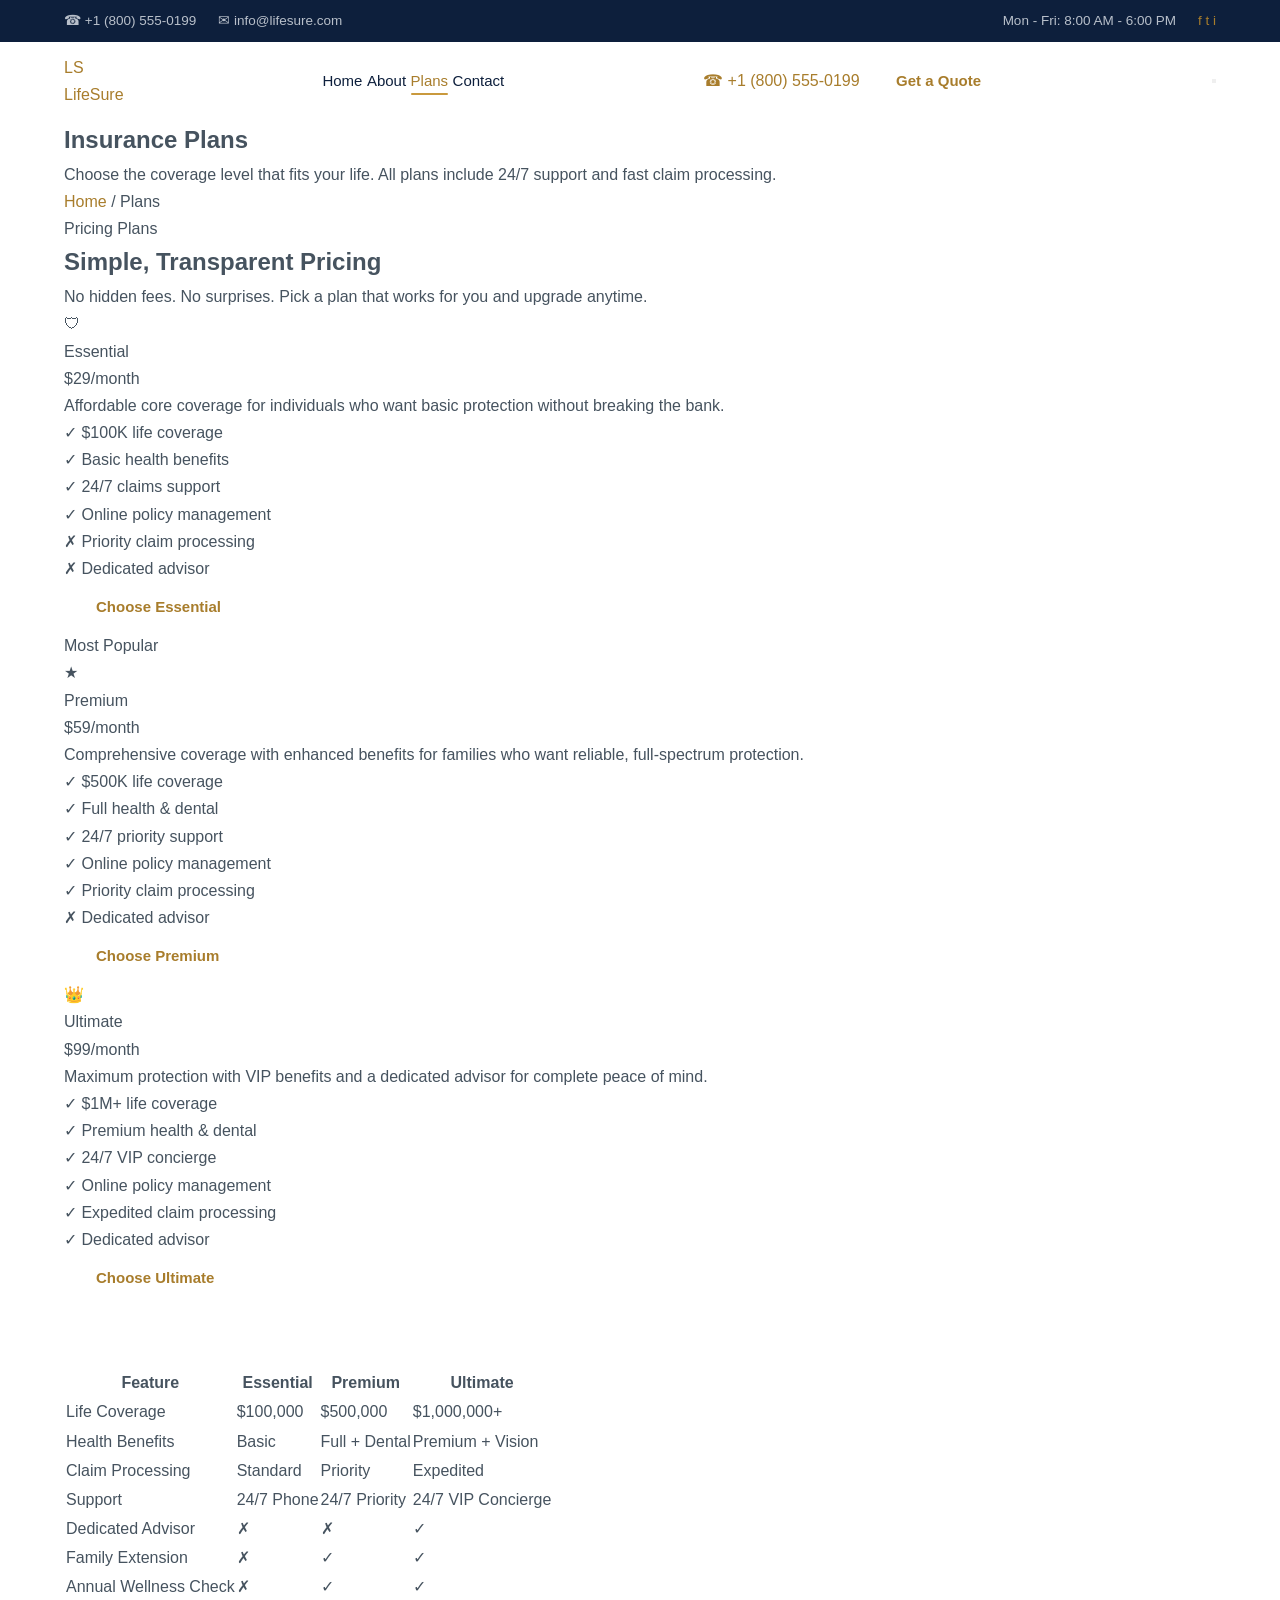
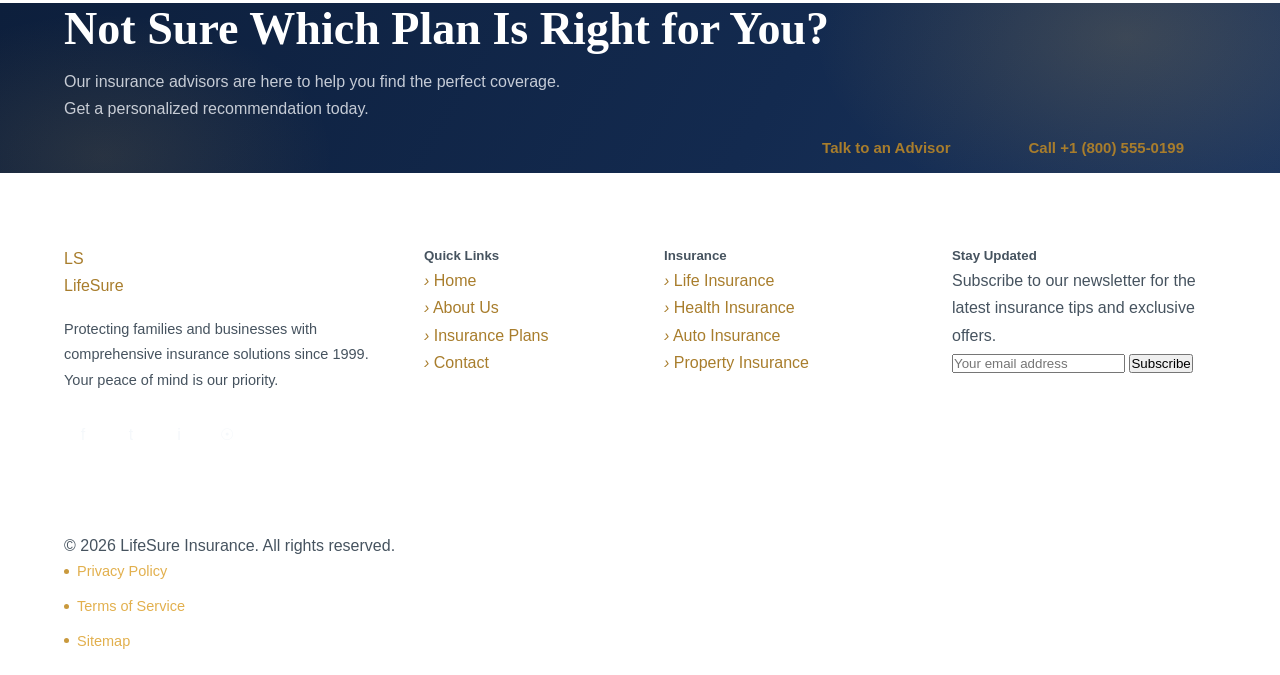
<file: plans.html>
<!DOCTYPE html>
<html lang="en">
<head>
  <meta charset="UTF-8">
  <meta name="viewport" content="width=device-width, initial-scale=1.0">
  <title>Insurance Plans — LifeSure Insurance</title>
  <meta name="description" content="Compare LifeSure insurance plans. Choose from Essential, Premium, and Ultimate coverage tiers tailored to your needs.">
  <link rel="stylesheet" href="assets/css/style.css">
</head>
<body>

  <!-- Spinner -->
  <div class="spinner-overlay" aria-hidden="true">
    <div class="spinner"></div>
  </div>

  <!-- Topbar -->
  <div class="topbar">
    <div class="container topbar-inner">
      <div class="topbar-left">
        <span>&#9742; +1 (800) 555-0199</span>
        <span>&#9993; info@lifesure.com</span>
      </div>
      <div class="topbar-right">
        <span>Mon - Fri: 8:00 AM - 6:00 PM</span>
        <div class="topbar-social">
          <a href="#" aria-label="Facebook">f</a>
          <a href="#" aria-label="Twitter">t</a>
          <a href="#" aria-label="LinkedIn">i</a>
        </div>
      </div>
    </div>
  </div>

  <!-- Header -->
  <header class="header">
    <div class="container header-inner">
      <a href="index.html" class="logo">
        <div class="logo-icon">LS</div>
        <div class="logo-text">Life<span>Sure</span></div>
      </a>
      <nav class="nav-menu">
        <a href="index.html" class="nav-link">Home</a>
        <a href="about.html" class="nav-link">About</a>
        <a href="plans.html" class="nav-link active">Plans</a>
        <a href="contact.html" class="nav-link">Contact</a>
      </nav>
      <div class="header-cta">
        <a href="tel:+18005550199" class="header-phone">
          <span class="header-phone-icon">&#9742;</span>
          <span>+1 (800) 555-0199</span>
        </a>
        <a href="contact.html" class="btn btn-primary btn-sm">Get a Quote</a>
      </div>
      <button class="burger" aria-label="Toggle navigation">
        <span></span><span></span><span></span>
      </button>
    </div>
  </header>

  <main>
    <!-- Page Hero -->
    <section class="page-hero">
      <div class="container">
        <h1>Insurance Plans</h1>
        <p>Choose the coverage level that fits your life. All plans include 24/7 support and fast claim processing.</p>
        <div class="breadcrumb">
          <a href="index.html">Home</a>
          <span>/</span>
          <span class="current">Plans</span>
        </div>
      </div>
    </section>

    <!-- Pricing Cards -->
    <section class="plans-section">
      <div class="container">
        <div class="section-header reveal">
          <span class="overline">Pricing Plans</span>
          <h2>Simple, Transparent Pricing</h2>
          <p>No hidden fees. No surprises. Pick a plan that works for you and upgrade anytime.</p>
        </div>
        <div class="plans-grid stagger-children">
          <!-- Essential -->
          <div class="plan-card">
            <div class="plan-icon">&#128737;</div>
            <div class="plan-name">Essential</div>
            <div class="plan-price">
              <span class="currency">$</span><span class="amount">29</span><span class="period">/month</span>
            </div>
            <p class="plan-description">Affordable core coverage for individuals who want basic protection without breaking the bank.</p>
            <ul class="plan-features">
              <li><span class="check">&#10003;</span> $100K life coverage</li>
              <li><span class="check">&#10003;</span> Basic health benefits</li>
              <li><span class="check">&#10003;</span> 24/7 claims support</li>
              <li><span class="check">&#10003;</span> Online policy management</li>
              <li><span class="cross">&#10007;</span> Priority claim processing</li>
              <li><span class="cross">&#10007;</span> Dedicated advisor</li>
            </ul>
            <a href="contact.html" class="btn btn-outline">Choose Essential</a>
          </div>

          <!-- Premium (Featured) -->
          <div class="plan-card featured">
            <div class="plan-badge">Most Popular</div>
            <div class="plan-icon">&#9733;</div>
            <div class="plan-name">Premium</div>
            <div class="plan-price">
              <span class="currency">$</span><span class="amount">59</span><span class="period">/month</span>
            </div>
            <p class="plan-description">Comprehensive coverage with enhanced benefits for families who want reliable, full-spectrum protection.</p>
            <ul class="plan-features">
              <li><span class="check">&#10003;</span> $500K life coverage</li>
              <li><span class="check">&#10003;</span> Full health & dental</li>
              <li><span class="check">&#10003;</span> 24/7 priority support</li>
              <li><span class="check">&#10003;</span> Online policy management</li>
              <li><span class="check">&#10003;</span> Priority claim processing</li>
              <li><span class="cross">&#10007;</span> Dedicated advisor</li>
            </ul>
            <a href="contact.html" class="btn btn-primary">Choose Premium</a>
          </div>

          <!-- Ultimate -->
          <div class="plan-card">
            <div class="plan-icon">&#128081;</div>
            <div class="plan-name">Ultimate</div>
            <div class="plan-price">
              <span class="currency">$</span><span class="amount">99</span><span class="period">/month</span>
            </div>
            <p class="plan-description">Maximum protection with VIP benefits and a dedicated advisor for complete peace of mind.</p>
            <ul class="plan-features">
              <li><span class="check">&#10003;</span> $1M+ life coverage</li>
              <li><span class="check">&#10003;</span> Premium health & dental</li>
              <li><span class="check">&#10003;</span> 24/7 VIP concierge</li>
              <li><span class="check">&#10003;</span> Online policy management</li>
              <li><span class="check">&#10003;</span> Expedited claim processing</li>
              <li><span class="check">&#10003;</span> Dedicated advisor</li>
            </ul>
            <a href="contact.html" class="btn btn-outline">Choose Ultimate</a>
          </div>
        </div>

        <!-- Comparison Table -->
        <div class="plans-table-wrapper reveal" style="margin-top:4rem;">
          <table class="plans-table">
            <thead>
              <tr>
                <th>Feature</th>
                <th>Essential</th>
                <th class="featured-col">Premium</th>
                <th>Ultimate</th>
              </tr>
            </thead>
            <tbody>
              <tr>
                <td>Life Coverage</td>
                <td>$100,000</td>
                <td>$500,000</td>
                <td>$1,000,000+</td>
              </tr>
              <tr>
                <td>Health Benefits</td>
                <td>Basic</td>
                <td>Full + Dental</td>
                <td>Premium + Vision</td>
              </tr>
              <tr>
                <td>Claim Processing</td>
                <td>Standard</td>
                <td>Priority</td>
                <td>Expedited</td>
              </tr>
              <tr>
                <td>Support</td>
                <td>24/7 Phone</td>
                <td>24/7 Priority</td>
                <td>24/7 VIP Concierge</td>
              </tr>
              <tr>
                <td>Dedicated Advisor</td>
                <td><span class="cross-icon">&#10007;</span></td>
                <td><span class="cross-icon">&#10007;</span></td>
                <td><span class="check-icon">&#10003;</span></td>
              </tr>
              <tr>
                <td>Family Extension</td>
                <td><span class="cross-icon">&#10007;</span></td>
                <td><span class="check-icon">&#10003;</span></td>
                <td><span class="check-icon">&#10003;</span></td>
              </tr>
              <tr>
                <td>Annual Wellness Check</td>
                <td><span class="cross-icon">&#10007;</span></td>
                <td><span class="check-icon">&#10003;</span></td>
                <td><span class="check-icon">&#10003;</span></td>
              </tr>
            </tbody>
          </table>
        </div>
      </div>
    </section>

    <!-- CTA -->
    <section class="cta-section">
      <div class="container">
        <div class="cta-content reveal">
          <h2>Not Sure Which Plan Is Right for You?</h2>
          <p>Our insurance advisors are here to help you find the perfect coverage. Get a personalized recommendation today.</p>
          <div class="cta-actions">
            <a href="contact.html" class="btn btn-primary btn-lg">Talk to an Advisor</a>
            <a href="tel:+18005550199" class="btn btn-outline-white btn-lg">Call +1 (800) 555-0199</a>
          </div>
        </div>
      </div>
    </section>
  </main>

  <!-- Footer -->
  <footer class="footer">
    <div class="container">
      <div class="footer-grid">
        <div class="footer-brand">
          <a href="index.html" class="logo" style="margin-bottom:1rem;">
            <div class="logo-icon">LS</div>
            <div class="logo-text">Life<span>Sure</span></div>
          </a>
          <p>Protecting families and businesses with comprehensive insurance solutions since 1999. Your peace of mind is our priority.</p>
          <div class="footer-social">
            <a href="#" aria-label="Facebook">f</a>
            <a href="#" aria-label="Twitter">t</a>
            <a href="#" aria-label="LinkedIn">i</a>
            <a href="#" aria-label="Instagram">&#9737;</a>
          </div>
        </div>
        <div class="footer-column">
          <h5>Quick Links</h5>
          <ul>
            <li><a href="index.html"><i>&#8250;</i> Home</a></li>
            <li><a href="about.html"><i>&#8250;</i> About Us</a></li>
            <li><a href="plans.html"><i>&#8250;</i> Insurance Plans</a></li>
            <li><a href="contact.html"><i>&#8250;</i> Contact</a></li>
          </ul>
        </div>
        <div class="footer-column">
          <h5>Insurance</h5>
          <ul>
            <li><a href="plans.html"><i>&#8250;</i> Life Insurance</a></li>
            <li><a href="plans.html"><i>&#8250;</i> Health Insurance</a></li>
            <li><a href="plans.html"><i>&#8250;</i> Auto Insurance</a></li>
            <li><a href="plans.html"><i>&#8250;</i> Property Insurance</a></li>
          </ul>
        </div>
        <div class="footer-column footer-newsletter">
          <h5>Stay Updated</h5>
          <p>Subscribe to our newsletter for the latest insurance tips and exclusive offers.</p>
          <form class="footer-newsletter-form" data-form>
            <input type="email" placeholder="Your email address" required>
            <button type="submit">Subscribe</button>
          </form>
        </div>
      </div>
      <div class="footer-bottom">
        <p>&copy; <span data-year></span> LifeSure Insurance. All rights reserved.</p>
        <div class="footer-links">
          <a href="#">Privacy Policy</a>
          <a href="#">Terms of Service</a>
          <a href="#">Sitemap</a>
        </div>
      </div>
    </div>
  </footer>

  <button class="back-to-top" aria-label="Back to top">&#8593;</button>
  <script src="assets/js/main.js"></script>
</body>
</html>
</file>
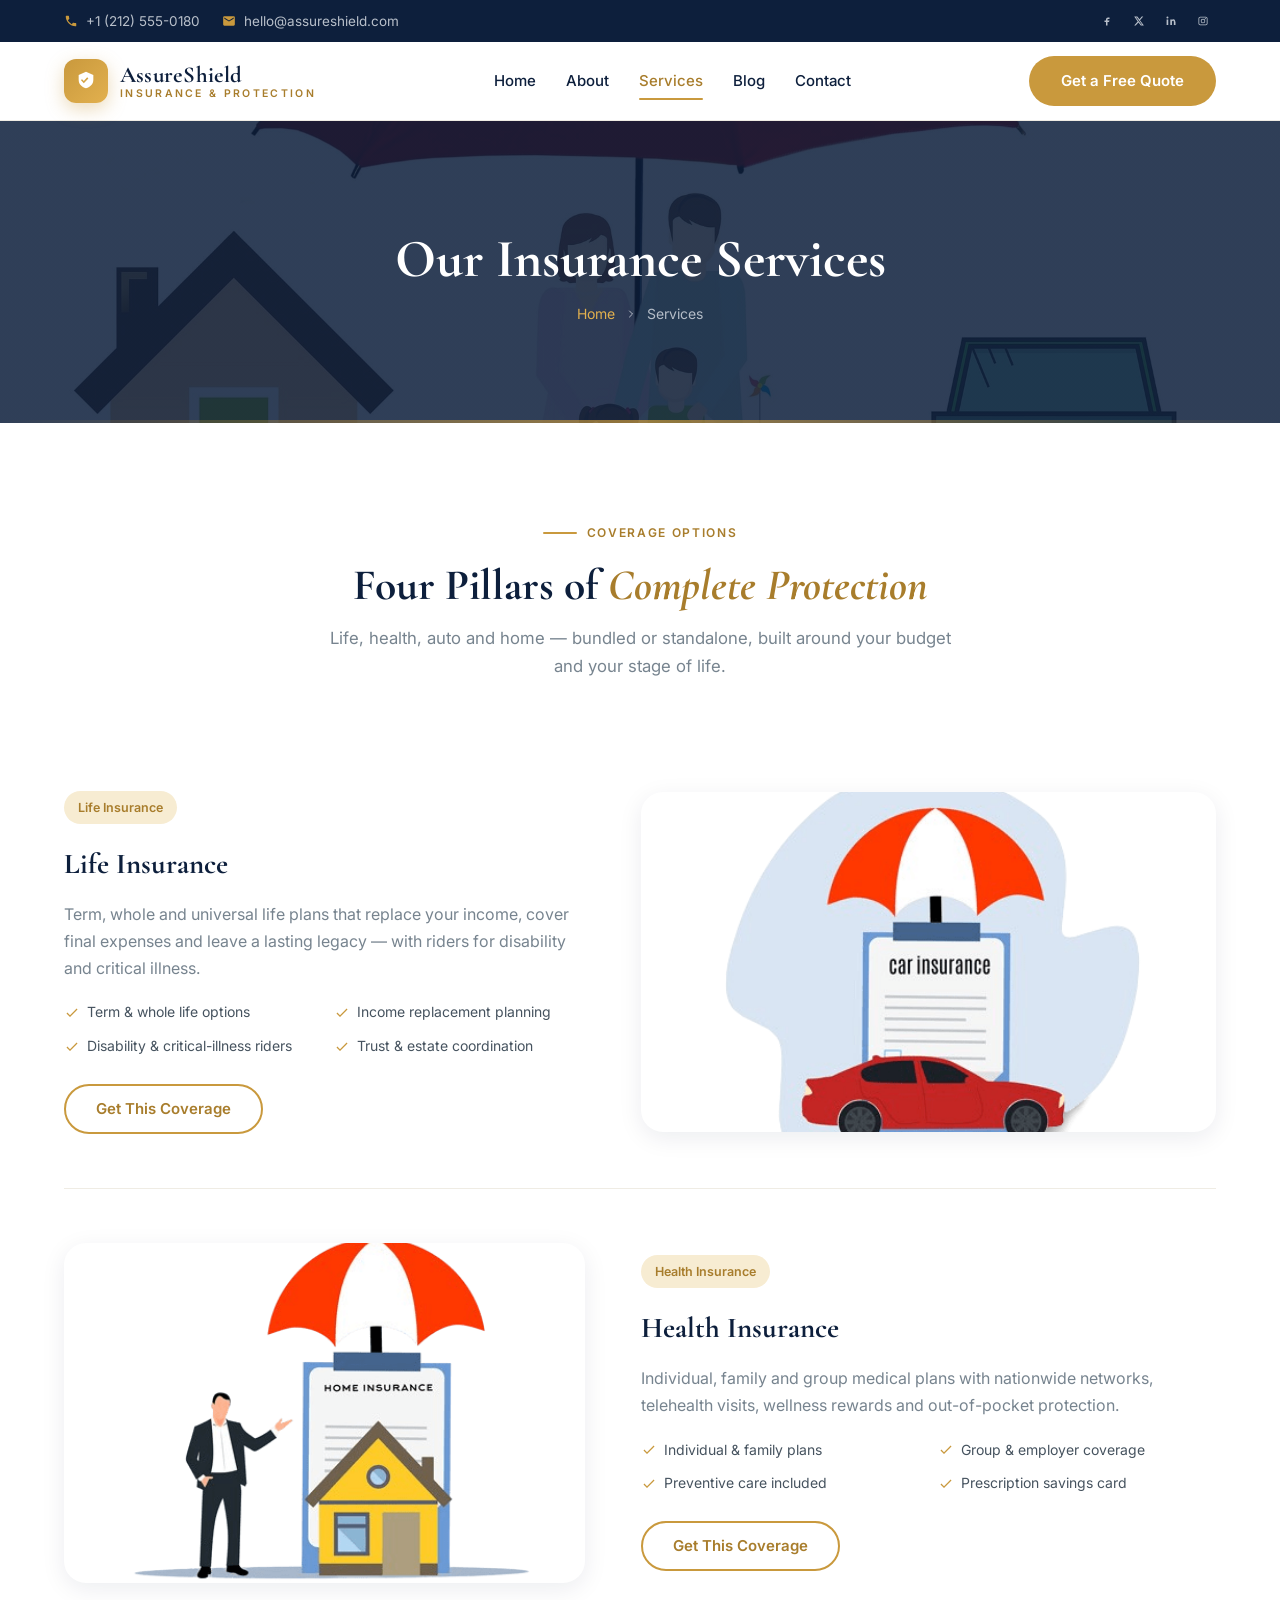
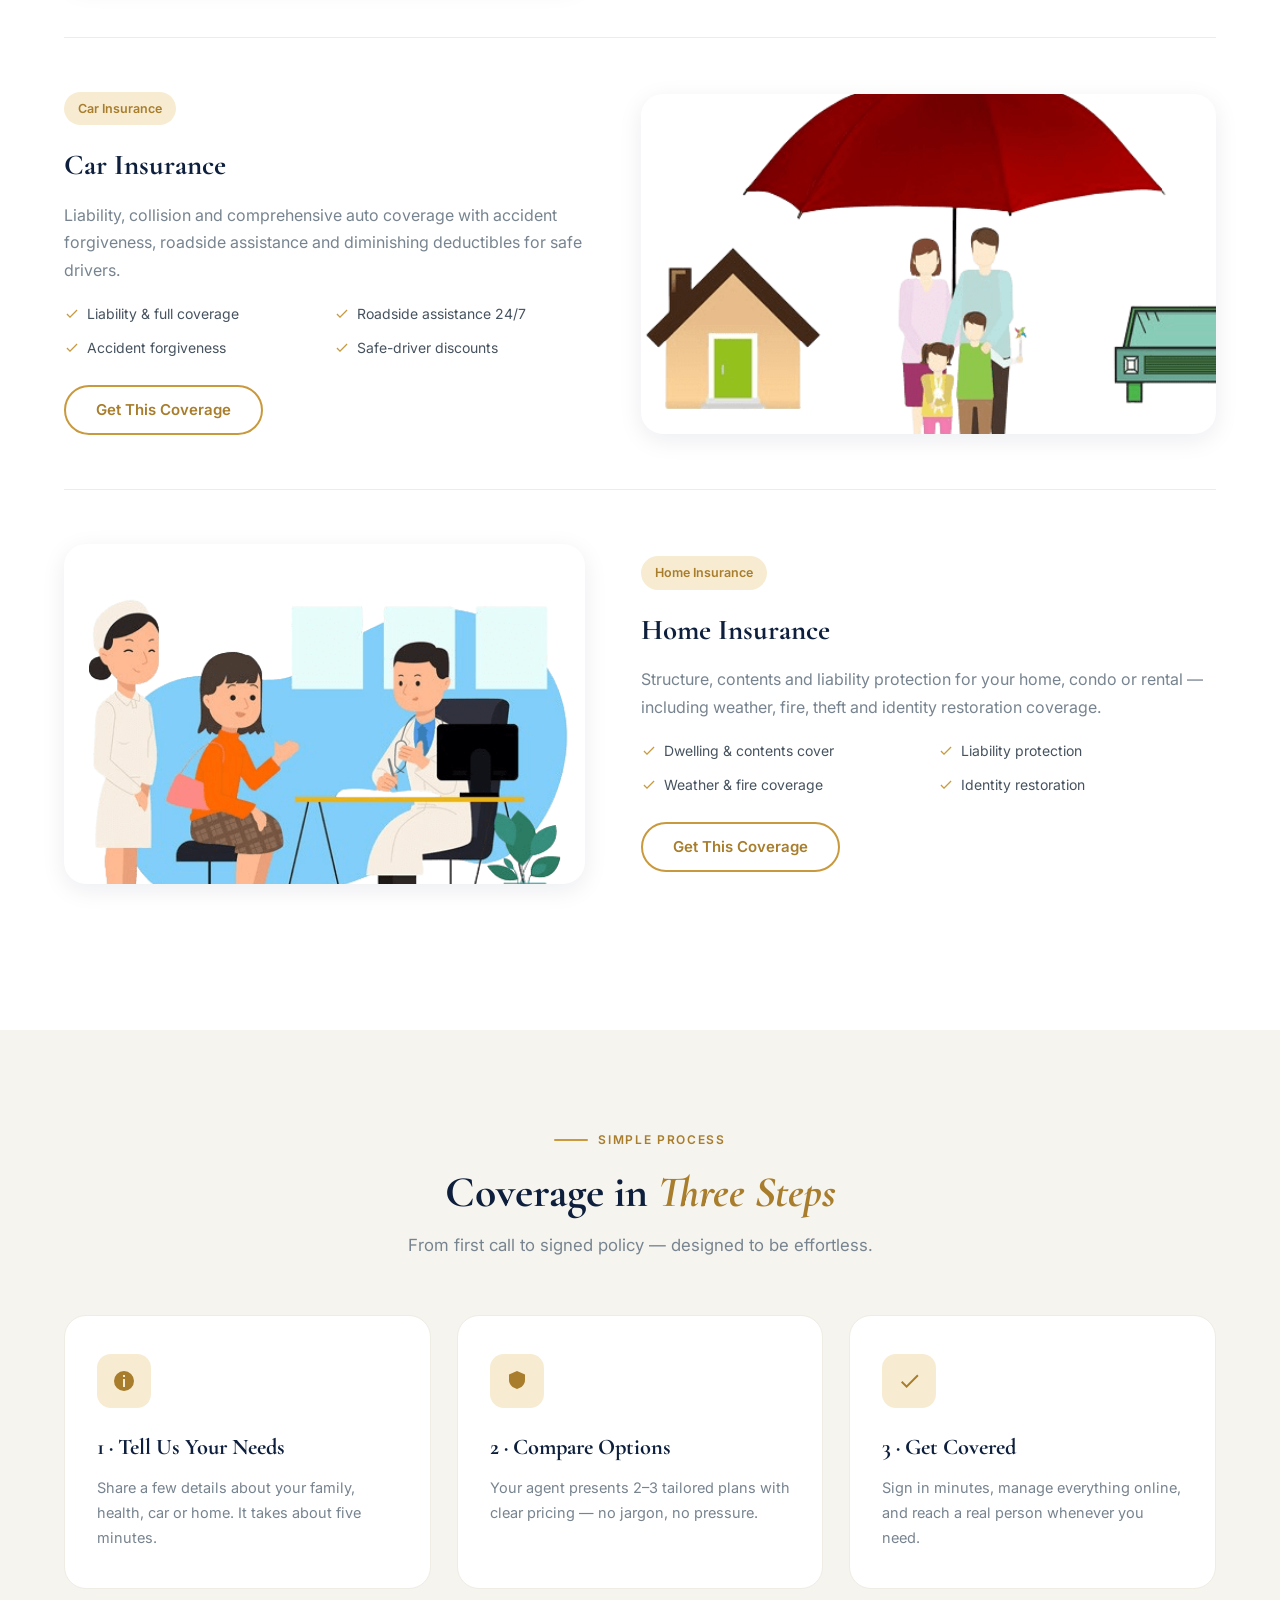
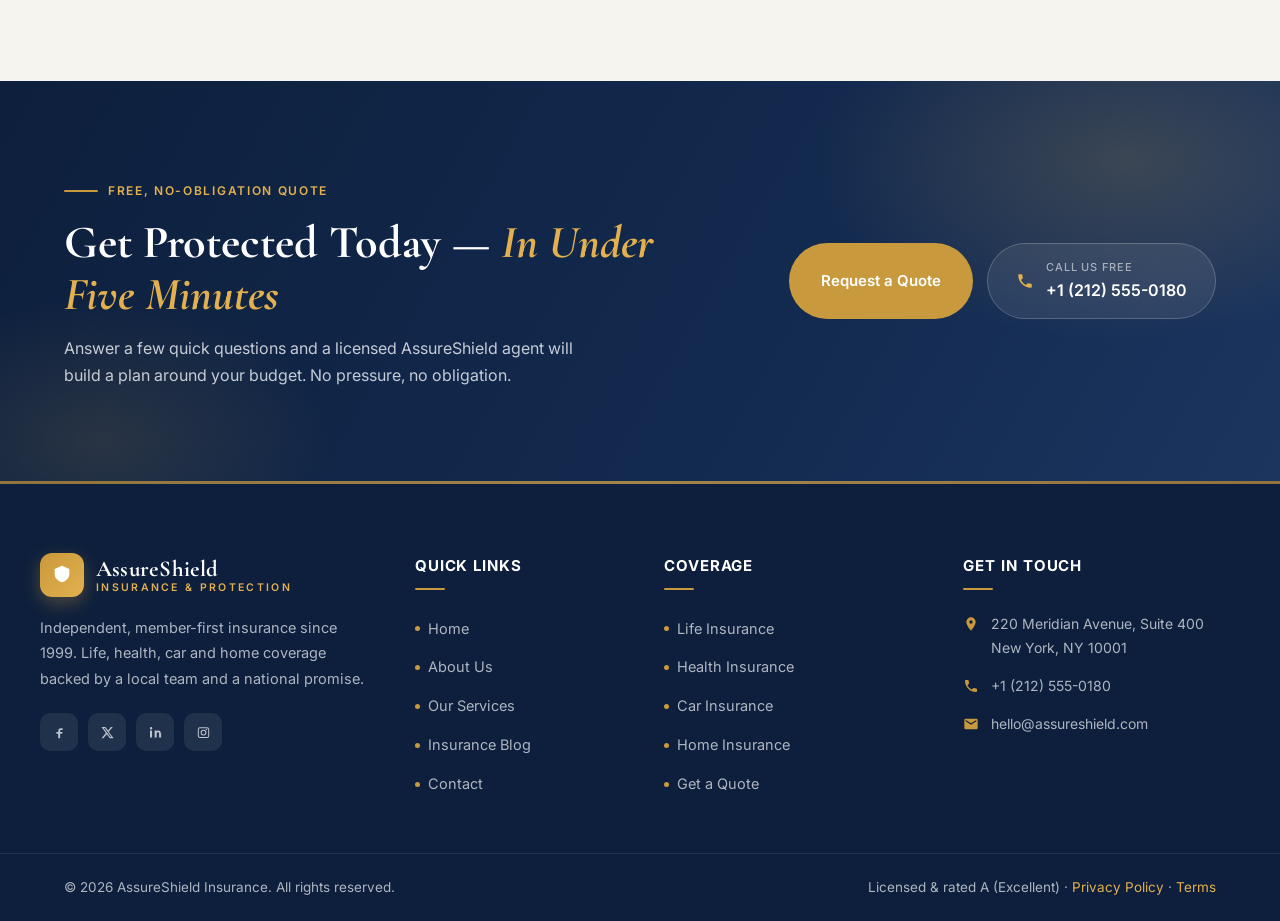
<file: services.html>
<!DOCTYPE html>
<html lang="en">
<head>
  <meta charset="UTF-8">
  <meta name="viewport" content="width=device-width, initial-scale=1.0">
  <title>Our Services — Life, Health, Car &amp; Home Insurance</title>
  <meta name="description" content="Explore AssureShield's life, health, car and home insurance — tailored plans, clear pricing and a dedicated agent for every member.">
  <link rel="icon" href="data:image/svg+xml,%3Csvg xmlns='http://www.w3.org/2000/svg' viewBox='0 0 64 64'%3E%3Cpath d='M32 4 56 14v18c0 16-10 24-24 28C18 56 8 48 8 32V14Z' fill='%23c9993d'/%3E%3Cpath d='M24 32l6 6 10-12' fill='none' stroke='%23fff' stroke-width='5' stroke-linecap='round' stroke-linejoin='round'/%3E%3C/svg%3E">
  <link rel="preconnect" href="https://fonts.googleapis.com">
  <link rel="preconnect" href="https://fonts.gstatic.com" crossorigin>
  <link href="https://fonts.googleapis.com/css2?family=Cormorant+Garamond:ital,wght@0,400;0,500;0,600;0,700;1,500;1,600&family=Inter:wght@400;500;600;700&display=swap" rel="stylesheet">
  <link rel="stylesheet" href="assets/css/style.css">
</head>

<body id="top">
  <!-- Topbar -->
  <div class="topbar">
    <div class="container topbar-inner">
      <div class="topbar-left">
        <span class="topbar-item">
          <svg viewBox="0 0 24 24" aria-hidden="true"><path d="M6.6 10.8a15.1 15.1 0 0 0 6.6 6.6l2.2-2.2c.3-.3.7-.4 1-.2 1.1.4 2.3.6 3.6.6.6 0 1 .4 1 1V20c0 .6-.4 1-1 1C10.6 21 3 13.4 3 4c0-.6.4-1 1-1h3.5c.6 0 1 .4 1 1 0 1.2.2 2.4.6 3.6.1.3 0 .7-.2 1l-2.3 2.2Z"/></svg>
          <a href="tel:+12125550180">+1 (212) 555-0180</a>
        </span>
        <span class="topbar-item">
          <svg viewBox="0 0 24 24" aria-hidden="true"><path d="M20 4H4a2 2 0 0 0-2 2v12a2 2 0 0 0 2 2h16a2 2 0 0 0 2-2V6a2 2 0 0 0-2-2Zm0 4-8 5-8-5V6l8 5 8-5v2Z"/></svg>
          <a href="mailto:hello@assureshield.com">hello@assureshield.com</a>
        </span>
      </div>
      <div class="topbar-right">
        <div class="topbar-socials">
          <a href="#" aria-label="Facebook"><svg viewBox="0 0 24 24"><path d="M14 8h3V5h-3a4 4 0 0 0-4 4v2H7v3h3v7h3v-7h3l1-3h-4V9a1 1 0 0 1 1-1Z"/></svg></a>
          <a href="#" aria-label="X"><svg viewBox="0 0 24 24"><path d="M17.5 3h3l-6.6 7.6L21.8 21h-6.1l-4.8-6.2L5.4 21h-3l7-8.1L2.4 3h6.3l4.3 5.7L17.5 3Zm-1 16h1.7L7.7 4.8H5.9L16.5 19Z"/></svg></a>
          <a href="#" aria-label="LinkedIn"><svg viewBox="0 0 24 24"><path d="M6.5 8.8v11H3.2v-11h3.3ZM4.9 3a2 2 0 1 1 0 4 2 2 0 0 1 0-4ZM21 13.4v6.4h-3.3v-5.7c0-1.4-.5-2.4-1.8-2.4-1 0-1.6.7-1.9 1.3-.1.2-.1.6-.1.9v5.9h-3.3V8.8h3.3v1.5c.4-.7 1.2-1.6 2.9-1.6 2.1 0 3.6 1.4 3.6 4.3Z"/></svg></a>
          <a href="#" aria-label="Instagram"><svg viewBox="0 0 24 24"><path d="M12 7.4A4.6 4.6 0 1 0 16.6 12 4.6 4.6 0 0 0 12 7.4Zm0 7.6A3 3 0 1 1 15 12a3 3 0 0 1-3 3Zm5.8-7.8a1.1 1.1 0 1 1-1.1-1.1 1.1 1.1 0 0 1 1.1 1.1ZM17.5 3.4h-11A3.6 3.6 0 0 0 2.9 7v10a3.6 3.6 0 0 0 3.6 3.6h11A3.6 3.6 0 0 0 21.1 17V7a3.6 3.6 0 0 0-3.6-3.6Zm2 13.6a2 2 0 0 1-2 2h-11a2 2 0 0 1-2-2V7a2 2 0 0 1 2-2h11a2 2 0 0 1 2 2v10Z"/></svg></a>
        </div>
      </div>
    </div>
  </div>

  <!-- Header -->
  <header class="site-header" id="top">
    <div class="container header-inner">
      <a class="brand" href="index.html">
        <span class="brand-mark" aria-hidden="true">
          <svg viewBox="0 0 24 24"><path d="M12 2 20 5.5v5.2c0 4.8-3 7.6-8 9.3-5-1.7-8-4.5-8-9.3V5.5L12 2Zm-2.4 12.5 5-5.2-1.3-1.3-3.7 3.9-1.9-1.9L6.4 11l3.2 3.5Z"/></svg>
        </span>
        <span class="brand-text">
          <span class="brand-name">AssureShield</span>
          <span class="brand-tag">Insurance &amp; Protection</span>
        </span>
      </a>
      <nav class="nav-links" aria-label="Primary">
        <a class="nav-link" href="index.html">Home</a>
        <a class="nav-link" href="about.html">About</a>
        <a class="nav-link" href="services.html">Services</a>
        <a class="nav-link" href="blog.html">Blog</a>
        <a class="nav-link" href="contact.html">Contact</a>
      </nav>
      <div class="nav-cta">
        <a class="btn btn--gold" href="contact.html">Get a Free Quote</a>
      </div>
      <button class="nav-toggle" aria-expanded="false" aria-label="Toggle navigation">
        <span></span><span></span><span></span>
      </button>
    </div>
  </header>


  <main>
    <section class="page-banner">
      <div class="container">
        <h1>Our Insurance Services</h1>
        <nav class="crumb" aria-label="Breadcrumb">
          <a href="index.html">Home</a>
          <svg viewBox="0 0 24 24" aria-hidden="true"><path d="m9 6 6 6-6 6" fill="none" stroke="currentColor" stroke-width="2" stroke-linecap="round" stroke-linejoin="round"/></svg>
          <span>Services</span>
        </nav>
      </div>
    </section>

    <section class="section">
      <div class="container">
        <div class="section-head reveal">
          <span class="eyebrow eyebrow--center">Coverage Options</span>
          <h2 class="section-title">Four Pillars of <em>Complete Protection</em></h2>
          <p class="section-sub">Life, health, auto and home — bundled or standalone, built around your budget and your stage of life.</p>
        </div>
    <article class="panel reveal">
      <div class="panel-media">
        <img src="assets/img/img-service-1.png" alt="A family discussing life insurance options with an agent" width="500" height="400">
      </div>
      <div class="panel-copy">
        <span class="panel-chip">Life Insurance</span>
        <h3>Life Insurance</h3>
        <p>Term, whole and universal life plans that replace your income, cover final expenses and leave a lasting legacy — with riders for disability and critical illness.</p>
        <ul class="panel-list">
          <li><svg viewBox="0 0 24 24"><path d="M9.6 16.2 5.4 12l-1.4 1.4 5.6 5.6 12-12L20.2 5.6Z"/></svg>Term &amp; whole life options</li>
          <li><svg viewBox="0 0 24 24"><path d="M9.6 16.2 5.4 12l-1.4 1.4 5.6 5.6 12-12L20.2 5.6Z"/></svg>Income replacement planning</li>
          <li><svg viewBox="0 0 24 24"><path d="M9.6 16.2 5.4 12l-1.4 1.4 5.6 5.6 12-12L20.2 5.6Z"/></svg>Disability &amp; critical-illness riders</li>
          <li><svg viewBox="0 0 24 24"><path d="M9.6 16.2 5.4 12l-1.4 1.4 5.6 5.6 12-12L20.2 5.6Z"/></svg>Trust &amp; estate coordination</li>
        </ul>
        <a class="btn btn--outline" href="contact.html">Get This Coverage</a>
      </div>
    </article>    <article class="panel reveal">
      <div class="panel-media">
        <img src="assets/img/img-service-2.png" alt="A member reviewing health coverage documents at home" width="500" height="400">
      </div>
      <div class="panel-copy">
        <span class="panel-chip">Health Insurance</span>
        <h3>Health Insurance</h3>
        <p>Individual, family and group medical plans with nationwide networks, telehealth visits, wellness rewards and out-of-pocket protection.</p>
        <ul class="panel-list">
          <li><svg viewBox="0 0 24 24"><path d="M9.6 16.2 5.4 12l-1.4 1.4 5.6 5.6 12-12L20.2 5.6Z"/></svg>Individual &amp; family plans</li>
          <li><svg viewBox="0 0 24 24"><path d="M9.6 16.2 5.4 12l-1.4 1.4 5.6 5.6 12-12L20.2 5.6Z"/></svg>Group &amp; employer coverage</li>
          <li><svg viewBox="0 0 24 24"><path d="M9.6 16.2 5.4 12l-1.4 1.4 5.6 5.6 12-12L20.2 5.6Z"/></svg>Preventive care included</li>
          <li><svg viewBox="0 0 24 24"><path d="M9.6 16.2 5.4 12l-1.4 1.4 5.6 5.6 12-12L20.2 5.6Z"/></svg>Prescription savings card</li>
        </ul>
        <a class="btn btn--outline" href="contact.html">Get This Coverage</a>
      </div>
    </article>    <article class="panel reveal">
      <div class="panel-media">
        <img src="assets/img/img-service-3.png" alt="A parked car protected under comprehensive auto coverage" width="500" height="400">
      </div>
      <div class="panel-copy">
        <span class="panel-chip">Car Insurance</span>
        <h3>Car Insurance</h3>
        <p>Liability, collision and comprehensive auto coverage with accident forgiveness, roadside assistance and diminishing deductibles for safe drivers.</p>
        <ul class="panel-list">
          <li><svg viewBox="0 0 24 24"><path d="M9.6 16.2 5.4 12l-1.4 1.4 5.6 5.6 12-12L20.2 5.6Z"/></svg>Liability &amp; full coverage</li>
          <li><svg viewBox="0 0 24 24"><path d="M9.6 16.2 5.4 12l-1.4 1.4 5.6 5.6 12-12L20.2 5.6Z"/></svg>Roadside assistance 24/7</li>
          <li><svg viewBox="0 0 24 24"><path d="M9.6 16.2 5.4 12l-1.4 1.4 5.6 5.6 12-12L20.2 5.6Z"/></svg>Accident forgiveness</li>
          <li><svg viewBox="0 0 24 24"><path d="M9.6 16.2 5.4 12l-1.4 1.4 5.6 5.6 12-12L20.2 5.6Z"/></svg>Safe-driver discounts</li>
        </ul>
        <a class="btn btn--outline" href="contact.html">Get This Coverage</a>
      </div>
    </article>    <article class="panel reveal">
      <div class="panel-media">
        <img src="assets/img/img-blog-1.png" alt="A modern home shielded from unexpected events" width="500" height="400">
      </div>
      <div class="panel-copy">
        <span class="panel-chip">Home Insurance</span>
        <h3>Home Insurance</h3>
        <p>Structure, contents and liability protection for your home, condo or rental — including weather, fire, theft and identity restoration coverage.</p>
        <ul class="panel-list">
          <li><svg viewBox="0 0 24 24"><path d="M9.6 16.2 5.4 12l-1.4 1.4 5.6 5.6 12-12L20.2 5.6Z"/></svg>Dwelling &amp; contents cover</li>
          <li><svg viewBox="0 0 24 24"><path d="M9.6 16.2 5.4 12l-1.4 1.4 5.6 5.6 12-12L20.2 5.6Z"/></svg>Liability protection</li>
          <li><svg viewBox="0 0 24 24"><path d="M9.6 16.2 5.4 12l-1.4 1.4 5.6 5.6 12-12L20.2 5.6Z"/></svg>Weather &amp; fire coverage</li>
          <li><svg viewBox="0 0 24 24"><path d="M9.6 16.2 5.4 12l-1.4 1.4 5.6 5.6 12-12L20.2 5.6Z"/></svg>Identity restoration</li>
        </ul>
        <a class="btn btn--outline" href="contact.html">Get This Coverage</a>
      </div>
    </article>

      </div>
    </section>

    <section class="section section--tint">
      <div class="container">
        <div class="section-head reveal">
          <span class="eyebrow eyebrow--center">Simple Process</span>
          <h2 class="section-title">Coverage in <em>Three Steps</em></h2>
          <p class="section-sub">From first call to signed policy — designed to be effortless.</p>
        </div>
        <div class="value-grid">
          <article class="value-card reveal">
            <span class="value-ico" aria-hidden="true"><svg viewBox="0 0 24 24"><path d="M12 2a10 10 0 1 0 10 10A10 10 0 0 0 12 2Zm-1 4h2v2h-2V6Zm0 4h2v8h-2v-8Z"/></svg></span>
            <h3>1 · Tell Us Your Needs</h3>
            <p>Share a few details about your family, health, car or home. It takes about five minutes.</p>
          </article>
          <article class="value-card reveal reveal-delay-1">
            <span class="value-ico" aria-hidden="true"><svg viewBox="0 0 24 24"><path d="M12 2 20 5.5v5.2c0 4.8-3 7.6-8 9.3-5-1.7-8-4.5-8-9.3V5.5L12 2Z"/></svg></span>
            <h3>2 · Compare Options</h3>
            <p>Your agent presents 2–3 tailored plans with clear pricing — no jargon, no pressure.</p>
          </article>
          <article class="value-card reveal reveal-delay-2">
            <span class="value-ico" aria-hidden="true"><svg viewBox="0 0 24 24"><path d="M9.6 16.2 5.4 12l-1.4 1.4 5.6 5.6 12-12L20.2 5.6Z"/></svg></span>
            <h3>3 · Get Covered</h3>
            <p>Sign in minutes, manage everything online, and reach a real person whenever you need.</p>
          </article>
        </div>
      </div>
    </section>

    <section class="section cta-section">
      <div class="container cta-inner">
        <div class="reveal">
          <span class="eyebrow" style="color:var(--clr-gold-bright)">Free, No-Obligation Quote</span>
          <h2>Get Protected Today — <em>In Under Five Minutes</em></h2>
          <p>Answer a few quick questions and a licensed AssureShield agent will build a plan around your budget. No pressure, no obligation.</p>
        </div>
        <div class="cta-actions reveal reveal-delay-1">
          <a class="btn btn--gold" href="contact.html">Request a Quote</a>
          <a class="cta-phone" href="tel:+12125550180">
            <svg viewBox="0 0 24 24"><path d="M6.6 10.8a15.1 15.1 0 0 0 6.6 6.6l2.2-2.2c.3-.3.7-.4 1-.2 1.1.4 2.3.6 3.6.6.6 0 1 .4 1 1V20c0 .6-.4 1-1 1C10.6 21 3 13.4 3 4c0-.6.4-1 1-1h3.5c.6 0 1 .4 1 1 0 1.2.2 2.4.6 3.6.1.3 0 .7-.2 1l-2.3 2.2Z"/></svg>
            <span><small>Call us free</small>+1 (212) 555-0180</span>
          </a>
        </div>
      </div>
    </section>
  </main>

  <footer class="site-footer">
    <div class="container footer-grid">
      <div class="footer-brand">
        <a class="brand" href="index.html">
          <span class="brand-mark" aria-hidden="true">
            <svg viewBox="0 0 24 24"><path d="M12 2 20 5.5v5.2c0 4.8-3 7.6-8 9.3-5-1.7-8-4.5-8-9.3V5.5L12 2Z"/></svg>
          </span>
          <span class="brand-text">
            <span class="brand-name">AssureShield</span>
            <span class="brand-tag">Insurance &amp; Protection</span>
          </span>
        </a>
        <p>Independent, member-first insurance since 1999. Life, health, car and home coverage backed by a local team and a national promise.</p>
        <div class="footer-social">
          <a href="#" aria-label="Facebook"><svg viewBox="0 0 24 24"><path d="M14 8h3V5h-3a4 4 0 0 0-4 4v2H7v3h3v7h3v-7h3l1-3h-4V9a1 1 0 0 1 1-1Z"/></svg></a>
          <a href="#" aria-label="X"><svg viewBox="0 0 24 24"><path d="M17.5 3h3l-6.6 7.6L21.8 21h-6.1l-4.8-6.2L5.4 21h-3l7-8.1L2.4 3h6.3l4.3 5.7L17.5 3Zm-1 16h1.7L7.7 4.8H5.9L16.5 19Z"/></svg></a>
          <a href="#" aria-label="LinkedIn"><svg viewBox="0 0 24 24"><path d="M6.5 8.8v11H3.2v-11h3.3ZM4.9 3a2 2 0 1 1 0 4 2 2 0 0 1 0-4ZM21 13.4v6.4h-3.3v-5.7c0-1.4-.5-2.4-1.8-2.4-1 0-1.6.7-1.9 1.3-.1.2-.1.6-.1.9v5.9h-3.3V8.8h3.3v1.5c.4-.7 1.2-1.6 2.9-1.6 2.1 0 3.6 1.4 3.6 4.3Z"/></svg></a>
          <a href="#" aria-label="Instagram"><svg viewBox="0 0 24 24"><path d="M12 7.4A4.6 4.6 0 1 0 16.6 12 4.6 4.6 0 0 0 12 7.4Zm0 7.6A3 3 0 1 1 15 12a3 3 0 0 1-3 3Zm5.8-7.8a1.1 1.1 0 1 1-1.1-1.1 1.1 1.1 0 0 1 1.1 1.1ZM17.5 3.4h-11A3.6 3.6 0 0 0 2.9 7v10a3.6 3.6 0 0 0 3.6 3.6h11A3.6 3.6 0 0 0 21.1 17V7a3.6 3.6 0 0 0-3.6-3.6Zm2 13.6a2 2 0 0 1-2 2h-11a2 2 0 0 1-2-2V7a2 2 0 0 1 2-2h11a2 2 0 0 1 2 2v10Z"/></svg></a>
        </div>
      </div>
      <div class="footer-col">
        <h3>Quick Links</h3>
        <ul class="footer-links">
          <li><a href="index.html">Home</a></li>
          <li><a href="about.html">About Us</a></li>
          <li><a href="services.html">Our Services</a></li>
          <li><a href="blog.html">Insurance Blog</a></li>
          <li><a href="contact.html">Contact</a></li>
        </ul>
      </div>
      <div class="footer-col">
        <h3>Coverage</h3>
        <ul class="footer-links">
          <li><a href="services.html">Life Insurance</a></li>
          <li><a href="services.html">Health Insurance</a></li>
          <li><a href="services.html">Car Insurance</a></li>
          <li><a href="services.html">Home Insurance</a></li>
          <li><a href="contact.html">Get a Quote</a></li>
        </ul>
      </div>
      <div class="footer-col">
        <h3>Get In Touch</h3>
        <ul class="footer-contact">
          <li>
            <svg viewBox="0 0 24 24"><path d="M12 2a7 7 0 0 0-7 7c0 5.2 7 13 7 13s7-7.8 7-13a7 7 0 0 0-7-7Zm0 9.5A2.5 2.5 0 1 1 14.5 9 2.5 2.5 0 0 1 12 11.5Z"/></svg>
            <span>220 Meridian Avenue, Suite 400<br>New York, NY 10001</span>
          </li>
          <li>
            <svg viewBox="0 0 24 24"><path d="M6.6 10.8a15.1 15.1 0 0 0 6.6 6.6l2.2-2.2c.3-.3.7-.4 1-.2 1.1.4 2.3.6 3.6.6.6 0 1 .4 1 1V20c0 .6-.4 1-1 1C10.6 21 3 13.4 3 4c0-.6.4-1 1-1h3.5c.6 0 1 .4 1 1 0 1.2.2 2.4.6 3.6.1.3 0 .7-.2 1l-2.3 2.2Z"/></svg>
            <a href="tel:+12125550180">+1 (212) 555-0180</a>
          </li>
          <li>
            <svg viewBox="0 0 24 24"><path d="M20 4H4a2 2 0 0 0-2 2v12a2 2 0 0 0 2 2h16a2 2 0 0 0 2-2V6a2 2 0 0 0-2-2Zm0 4-8 5-8-5V6l8 5 8-5v2Z"/></svg>
            <a href="mailto:hello@assureshield.com">hello@assureshield.com</a>
          </li>
        </ul>
      </div>
    </div>
    <div class="footer-bottom">
      <div class="container footer-bottom-inner">
        <span>&copy; <span data-year>2026</span> AssureShield Insurance. All rights reserved.</span>
        <span>Licensed &amp; rated A (Excellent) · <a href="#">Privacy Policy</a> · <a href="#">Terms</a></span>
      </div>
    </div>
  </footer>

  <button class="back-to-top" aria-label="Back to top">
    <svg viewBox="0 0 24 24"><path d="M12 19V5M5 12l7-7 7 7"/></svg>
  </button>

  <script src="assets/js/main.js"></script>
</body>
</html>
</file>
<file: assets/css/style.css>
/* ==========================================================================
   AssureShield Insurance — Premium HTML Template
   Palette: deep navy + warm gold on clean white
   Type: Cormorant Garamond (display) + Inter (body)
   Framework-free: custom properties, Grid, Flexbox, clamp()
   ========================================================================== */

/* ----------------------------------------- */
/* 1. Design tokens                          */
/* ----------------------------------------- */
:root {
  /* Ground */
  --clr-ink: #0d1f3c;
  --clr-navy: #132a4f;
  --clr-navy-soft: #1b355f;
  --clr-paper: #ffffff;
  --clr-mist: #f6f4ef;

  /* Primary — gold */
  --clr-gold: #c9993d;
  --clr-gold-bright: #e2b04e;
  --clr-gold-deep: #a87d2c;
  --clr-gold-soft: #f7ecd2;

  /* Surface */
  --clr-card: #ffffff;
  --clr-line: #e4e2dc;
  --clr-line-soft: #efece4;

  /* Text */
  --clr-heading: #0d1f3c;
  --clr-text: #46535f;
  --clr-muted: #77848f;

  /* On-dark */
  --clr-on-dark: #f2f5fa;

  /* Type */
  --ff-display: 'Cormorant Garamond', Georgia, 'Times New Roman', serif;
  --ff-body: 'Inter', -apple-system, BlinkMacSystemFont, 'Segoe UI', Roboto, sans-serif;

  /* Metrics */
  --container: 1200px;
  --gutter: 24px;
  --radius: 14px;
  --radius-sm: 10px;
  --radius-lg: 22px;
  --shadow-sm: 0 6px 24px rgba(13, 31, 60, 0.08);
  --shadow-md: 0 14px 40px rgba(13, 31, 60, 0.12);
  --transition: 0.28s cubic-bezier(0.4, 0, 0.2, 1);
}

/* ----------------------------------------- */
/* 2. Reset & base                           */
/* ----------------------------------------- */
*,
*::before,
*::after {
  box-sizing: border-box;
  margin: 0;
  padding: 0;
}

html {
  scroll-behavior: smooth;
}

body {
  font-family: var(--ff-body);
  font-size: 16px;
  line-height: 1.7;
  color: var(--clr-text);
  background: var(--clr-paper);
  -webkit-font-smoothing: antialiased;
}

img {
  max-width: 100%;
  display: block;
}

a {
  color: var(--clr-gold-deep);
  text-decoration: none;
  transition: color var(--transition);
}

a:hover {
  color: var(--clr-gold);
}

ul,
ol {
  list-style: none;
}

button {
  font-family: inherit;
  cursor: pointer;
}

.container {
  max-width: var(--container);
  margin: 0 auto;
  padding: 0 var(--gutter);
}

.section {
  padding: 92px 0;
}

.section--tint {
  background: var(--clr-mist);
}

.section--dark {
  background: var(--clr-ink);
}

.eyebrow {
  display: inline-flex;
  align-items: center;
  gap: 10px;
  font-size: 12px;
  font-weight: 600;
  letter-spacing: 0.14em;
  text-transform: uppercase;
  color: var(--clr-gold-deep);
  margin-bottom: 16px;
}

.eyebrow::before {
  content: '';
  width: 34px;
  height: 2px;
  background: var(--clr-gold);
  border-radius: 2px;
}

.eyebrow--center {
  justify-content: center;
}

.section-title {
  font-family: var(--ff-display);
  font-size: clamp(1.9rem, 3.4vw, 2.75rem);
  font-weight: 700;
  line-height: 1.15;
  color: var(--clr-heading);
  margin-bottom: 14px;
}

.section-title em {
  font-style: italic;
  color: var(--clr-gold-deep);
}

.section-sub {
  max-width: 640px;
  font-size: 1.05rem;
  color: var(--clr-muted);
}

.section-head {
  text-align: center;
  max-width: 720px;
  margin: 0 auto 56px;
}

.section-head .section-sub {
  margin: 0 auto;
}

.btn {
  display: inline-flex;
  align-items: center;
  justify-content: center;
  gap: 10px;
  padding: 14px 30px;
  border-radius: 999px;
  font-size: 15px;
  font-weight: 600;
  line-height: 1.2;
  border: 2px solid transparent;
  transition: all var(--transition);
  white-space: nowrap;
}

.btn svg {
  width: 16px;
  height: 16px;
  flex: 0 0 auto;
}

.btn--gold {
  background: var(--clr-gold);
  color: #fff;
}

.btn--gold:hover {
  background: var(--clr-gold-bright);
  color: #fff;
  transform: translateY(-2px);
  box-shadow: var(--shadow-md);
}

.btn--navy {
  background: var(--clr-ink);
  color: #fff;
}

.btn--navy:hover {
  background: var(--clr-navy-soft);
  color: #fff;
  transform: translateY(-2px);
}

.btn--ghost {
  background: transparent;
  border-color: rgba(255, 255, 255, 0.5);
  color: #fff;
}

.btn--ghost:hover {
  border-color: var(--clr-gold-bright);
  color: var(--clr-gold-bright);
}

.btn--outline {
  background: transparent;
  border-color: var(--clr-gold);
  color: var(--clr-gold-deep);
}

.btn--outline:hover {
  background: var(--clr-gold);
  color: #fff;
}

/* ----------------------------------------- */
/* 3. Topbar                                 */
/* ----------------------------------------- */
.topbar {
  background: var(--clr-ink);
  color: rgba(242, 245, 250, 0.75);
  font-size: 13.5px;
}

.topbar-inner {
  display: flex;
  align-items: center;
  justify-content: space-between;
  min-height: 42px;
  gap: 16px;
}

.topbar-left,
.topbar-right {
  display: flex;
  align-items: center;
  gap: 22px;
}

.topbar-item {
  display: inline-flex;
  align-items: center;
  gap: 8px;
  color: inherit;
}

.topbar-item svg {
  width: 14px;
  height: 14px;
  fill: var(--clr-gold);
  flex: 0 0 auto;
}

.topbar-item a {
  color: rgba(242, 245, 250, 0.75);
}

.topbar-item a:hover {
  color: var(--clr-gold-bright);
}

.topbar-socials {
  display: flex;
  align-items: center;
  gap: 6px;
}

.topbar-socials a {
  display: inline-flex;
  align-items: center;
  justify-content: center;
  width: 26px;
  height: 26px;
  border-radius: 50%;
  color: rgba(242, 245, 250, 0.75);
  transition: all var(--transition);
}

.topbar-socials a:hover {
  background: var(--clr-gold);
  color: #fff;
}

.topbar-socials svg {
  width: 12px;
  height: 12px;
  fill: currentColor;
}

/* ----------------------------------------- */
/* 4. Header / nav                           */
/* ----------------------------------------- */
.site-header {
  position: sticky;
  top: 0;
  z-index: 100;
  background: rgba(255, 255, 255, 0.96);
  backdrop-filter: blur(10px);
  border-bottom: 1px solid var(--clr-line-soft);
  transition: box-shadow var(--transition);
}

.site-header.scrolled {
  box-shadow: var(--shadow-sm);
}

.header-inner {
  display: flex;
  align-items: center;
  justify-content: space-between;
  min-height: 78px;
  gap: 24px;
}

.brand {
  display: inline-flex;
  align-items: center;
  gap: 12px;
  flex: 0 0 auto;
}

.brand-mark {
  width: 44px;
  height: 44px;
  flex: 0 0 auto;
  display: grid;
  place-items: center;
  border-radius: 12px;
  background: linear-gradient(135deg, var(--clr-gold) 0%, var(--clr-gold-bright) 100%);
  color: #fff;
  box-shadow: 0 6px 18px rgba(201, 153, 61, 0.35);
}

.brand-mark svg {
  width: 22px;
  height: 22px;
  fill: #fff;
}

.brand-text {
  display: flex;
  flex-direction: column;
  line-height: 1.1;
}

.brand-name {
  font-family: var(--ff-display);
  font-size: 1.42rem;
  font-weight: 700;
  color: var(--clr-heading);
  letter-spacing: 0.01em;
}

.brand-tag {
  font-size: 10.5px;
  font-weight: 600;
  letter-spacing: 0.22em;
  text-transform: uppercase;
  color: var(--clr-gold-deep);
}

.nav-links {
  display: flex;
  align-items: center;
  gap: 30px;
}

.nav-link {
  position: relative;
  font-size: 15px;
  font-weight: 500;
  color: var(--clr-heading);
  padding: 8px 0;
}

.nav-link::after {
  content: '';
  position: absolute;
  left: 0;
  bottom: 2px;
  width: 0;
  height: 2px;
  border-radius: 2px;
  background: var(--clr-gold);
  transition: width var(--transition);
}

.nav-link:hover {
  color: var(--clr-gold-deep);
}

.nav-link:hover::after,
.nav-link.active::after {
  width: 100%;
}

.nav-link.active {
  color: var(--clr-gold-deep);
}

.nav-cta {
  display: flex;
  align-items: center;
  gap: 12px;
  flex: 0 0 auto;
}

.nav-toggle {
  display: none;
  flex-direction: column;
  justify-content: center;
  gap: 5px;
  width: 44px;
  height: 44px;
  padding: 10px;
  border: 1px solid var(--clr-line);
  border-radius: 10px;
  background: transparent;
  z-index: 120;
}

.nav-toggle span {
  display: block;
  height: 2px;
  width: 100%;
  background: var(--clr-heading);
  border-radius: 2px;
  transition: transform var(--transition), opacity var(--transition);
}

.nav-toggle.open span:nth-child(1) {
  transform: translateY(7px) rotate(45deg);
}

.nav-toggle.open span:nth-child(2) {
  opacity: 0;
}

.nav-toggle.open span:nth-child(3) {
  transform: translateY(-7px) rotate(-45deg);
}

/* ----------------------------------------- */
/* 5. Hero                                   */
/* ----------------------------------------- */
.hero {
  position: relative;
  background: linear-gradient(120deg, var(--clr-ink) 0%, var(--clr-navy) 55%, var(--clr-navy-soft) 100%);
  color: var(--clr-on-dark);
  overflow: hidden;
}

.hero::before {
  content: '';
  position: absolute;
  inset: 0;
  background:
    radial-gradient(560px 320px at 82% 18%, rgba(226, 176, 78, 0.16) 0%, transparent 65%),
    radial-gradient(480px 300px at 12% 88%, rgba(226, 176, 78, 0.1) 0%, transparent 60%);
  pointer-events: none;
}

.hero-grid {
  position: relative;
  display: grid;
  grid-template-columns: 1.05fr 0.95fr;
  align-items: center;
  gap: 56px;
  min-height: 600px;
  padding: 90px 0 100px;
}

.hero-badge {
  display: inline-flex;
  align-items: center;
  gap: 10px;
  padding: 8px 18px;
  border-radius: 999px;
  background: rgba(226, 176, 78, 0.12);
  border: 1px solid rgba(226, 176, 78, 0.35);
  color: var(--clr-gold-bright);
  font-size: 13px;
  font-weight: 600;
  letter-spacing: 0.06em;
  margin-bottom: 24px;
}

.hero-badge::before {
  content: '';
  width: 7px;
  height: 7px;
  border-radius: 50%;
  background: var(--clr-gold-bright);
  box-shadow: 0 0 0 4px rgba(226, 176, 78, 0.2);
}

.hero-title {
  font-family: var(--ff-display);
  font-size: clamp(2.6rem, 5.2vw, 4.15rem);
  font-weight: 700;
  line-height: 1.08;
  color: #fff;
  margin-bottom: 22px;
}

.hero-title span {
  display: block;
  font-style: italic;
  color: var(--clr-gold-bright);
}

.hero-lead {
  font-size: 1.1rem;
  line-height: 1.75;
  color: rgba(242, 245, 250, 0.8);
  max-width: 540px;
  margin-bottom: 34px;
}

.hero-actions {
  display: flex;
  flex-wrap: wrap;
  gap: 16px;
  margin-bottom: 46px;
}

.hero-points {
  display: flex;
  flex-wrap: wrap;
  gap: 14px 30px;
}

.hero-point {
  display: inline-flex;
  align-items: center;
  gap: 9px;
  font-size: 14.5px;
  color: rgba(242, 245, 250, 0.85);
}

.hero-point svg {
  width: 18px;
  height: 18px;
  fill: var(--clr-gold);
  flex: 0 0 auto;
}

.hero-visual {
  position: relative;
  justify-self: center;
  width: 100%;
  max-width: 480px;
}

.hero-visual img {
  width: 100%;
  height: 400px;
  object-fit: cover;
  border-radius: var(--radius-lg);
  box-shadow: 0 30px 70px rgba(5, 12, 28, 0.55);
}

.hero-card {
  position: absolute;
  bottom: -30px;
  left: -28px;
  display: flex;
  align-items: center;
  gap: 14px;
  padding: 16px 22px;
  background: #fff;
  border-radius: var(--radius);
  box-shadow: var(--shadow-md);
}

.hero-card-ico {
  width: 44px;
  height: 44px;
  flex: 0 0 auto;
  display: grid;
  place-items: center;
  border-radius: 12px;
  background: var(--clr-gold-soft);
  color: var(--clr-gold-deep);
}

.hero-card-ico svg {
  width: 22px;
  height: 22px;
  fill: currentColor;
}

.hero-card strong {
  display: block;
  font-family: var(--ff-display);
  font-size: 1.3rem;
  color: var(--clr-heading);
  line-height: 1.1;
}

.hero-card span {
  font-size: 12.5px;
  color: var(--clr-muted);
}

.hero-card-2 {
  position: absolute;
  top: 26px;
  right: -20px;
  padding: 10px 16px;
  border-radius: var(--radius-sm);
  background: rgba(255, 255, 255, 0.94);
  box-shadow: var(--shadow-sm);
  font-size: 13px;
  font-weight: 600;
  color: var(--clr-heading);
}

/* ----------------------------------------- */
/* 6. Trust ribbon / stats                   */
/* ----------------------------------------- */
.stats-band {
  background: var(--clr-ink);
  position: relative;
  border-top: 1px solid rgba(255, 255, 255, 0.08);
  border-bottom: 1px solid rgba(255, 255, 255, 0.08);
}

.stats-band::before {
  content: '';
  position: absolute;
  top: 0;
  left: 0;
  right: 0;
  height: 3px;
  background: linear-gradient(90deg, transparent, var(--clr-gold), transparent);
  opacity: 0.6;
}

.stats-grid {
  display: grid;
  grid-template-columns: repeat(4, 1fr);
  gap: 0;
  padding: 58px 0;
}

.stat {
  position: relative;
  text-align: center;
  padding: 0 24px;
}

.stat:not(:last-child)::after {
  content: '';
  position: absolute;
  right: 0;
  top: 50%;
  transform: translateY(-50%);
  width: 1px;
  height: 52px;
  background: rgba(255, 255, 255, 0.1);
}

.stat-num {
  font-family: var(--ff-display);
  font-size: clamp(2.2rem, 3.6vw, 3rem);
  font-weight: 700;
  color: var(--clr-gold-bright);
  line-height: 1;
  margin-bottom: 8px;
}

.stat-label {
  font-size: 13px;
  font-weight: 500;
  letter-spacing: 0.08em;
  text-transform: uppercase;
  color: rgba(242, 245, 250, 0.65);
}

/* ----------------------------------------- */
/* 7. Service cards                          */
/* ----------------------------------------- */
.service-grid {
  display: grid;
  grid-template-columns: repeat(4, 1fr);
  gap: 26px;
}

.service-card {
  position: relative;
  display: flex;
  flex-direction: column;
  padding: 34px 28px 30px;
  background: var(--clr-card);
  border: 1px solid var(--clr-line-soft);
  border-radius: var(--radius-lg);
  transition: transform var(--transition), box-shadow var(--transition), border-color var(--transition);
  overflow: hidden;
}

.service-card::before {
  content: '';
  position: absolute;
  top: 0;
  left: 0;
  right: 0;
  height: 4px;
  background: linear-gradient(90deg, var(--clr-gold), var(--clr-gold-bright));
  opacity: 0;
  transition: opacity var(--transition);
}

.service-card:hover {
  transform: translateY(-8px);
  box-shadow: var(--shadow-md);
  border-color: transparent;
}

.service-card:hover::before {
  opacity: 1;
}

.service-ico {
  width: 60px;
  height: 60px;
  display: grid;
  place-items: center;
  border-radius: 16px;
  background: var(--clr-gold-soft);
  color: var(--clr-gold-deep);
  margin-bottom: 22px;
  transition: all var(--transition);
}

.service-card:hover .service-ico {
  background: var(--clr-gold);
  color: #fff;
}

.service-ico svg {
  width: 27px;
  height: 27px;
  fill: currentColor;
}

.service-card h3 {
  font-family: var(--ff-display);
  font-size: 1.42rem;
  font-weight: 700;
  color: var(--clr-heading);
  margin-bottom: 10px;
}

.service-card p {
  font-size: 14.5px;
  color: var(--clr-muted);
  margin-bottom: 20px;
  flex-grow: 1;
}

.service-more {
  display: inline-flex;
  align-items: center;
  gap: 8px;
  font-size: 14px;
  font-weight: 600;
  color: var(--clr-gold-deep);
}

.service-more svg {
  width: 15px;
  height: 15px;
  fill: currentColor;
  transition: transform var(--transition);
}

.service-card:hover .service-more svg {
  transform: translateX(4px);
}

/* ----------------------------------------- */
/* 8. About split                            */
/* ----------------------------------------- */
.split {
  display: grid;
  grid-template-columns: 1fr 1fr;
  align-items: center;
  gap: 64px;
}

.split-photo {
  position: relative;
}

.split-photo img {
  width: 100%;
  height: 460px;
  object-fit: cover;
  border-radius: var(--radius-lg);
  box-shadow: var(--shadow-md);
}

.split-photo::before {
  content: '';
  position: absolute;
  inset: -18px 18px 18px -18px;
  border: 2px solid var(--clr-gold);
  border-radius: var(--radius-lg);
  z-index: -1;
  opacity: 0.5;
}

.split-badge {
  position: absolute;
  right: -18px;
  bottom: 34px;
  padding: 18px 22px;
  background: var(--clr-ink);
  border-radius: var(--radius);
  color: #fff;
  box-shadow: var(--shadow-md);
  text-align: center;
}

.split-badge strong {
  display: block;
  font-family: var(--ff-display);
  font-size: 2rem;
  color: var(--clr-gold-bright);
  line-height: 1;
  margin-bottom: 4px;
}

.split-badge span {
  font-size: 12px;
  letter-spacing: 0.08em;
  text-transform: uppercase;
  color: rgba(242, 245, 250, 0.7);
}

.split-copy h2 {
  font-family: var(--ff-display);
  font-size: clamp(1.9rem, 3.2vw, 2.6rem);
  font-weight: 700;
  line-height: 1.15;
  color: var(--clr-heading);
  margin-bottom: 16px;
}

.split-copy h2 em {
  font-style: italic;
  color: var(--clr-gold-deep);
}

.split-copy > p {
  color: var(--clr-muted);
  margin-bottom: 24px;
}

.check-list {
  display: grid;
  gap: 14px;
  margin-bottom: 32px;
}

.check-item {
  display: flex;
  align-items: flex-start;
  gap: 12px;
  font-size: 15px;
  color: var(--clr-text);
}

.check-item svg {
  width: 20px;
  height: 20px;
  fill: var(--clr-gold);
  flex: 0 0 auto;
  margin-top: 3px;
}

/* ----------------------------------------- */
/* 9. Feature panels (services page)         */
/* ----------------------------------------- */
.panel {
  display: grid;
  grid-template-columns: 0.95fr 1.05fr;
  align-items: center;
  gap: 56px;
  padding: 54px 0;
}

.panel + .panel {
  border-top: 1px solid var(--clr-line-soft);
}

.panel:nth-child(even) .panel-media {
  order: 2;
}

.panel-media img {
  width: 100%;
  height: 340px;
  object-fit: cover;
  border-radius: var(--radius-lg);
  box-shadow: var(--shadow-sm);
}

.panel-chip {
  display: inline-flex;
  align-items: center;
  gap: 8px;
  padding: 6px 14px;
  border-radius: 999px;
  background: var(--clr-gold-soft);
  color: var(--clr-gold-deep);
  font-size: 12.5px;
  font-weight: 600;
  margin-bottom: 16px;
}

.panel-copy h3 {
  font-family: var(--ff-display);
  font-size: 1.8rem;
  font-weight: 700;
  color: var(--clr-heading);
  margin-bottom: 12px;
}

.panel-copy > p {
  color: var(--clr-muted);
  margin-bottom: 18px;
}

.panel-list {
  display: grid;
  grid-template-columns: 1fr 1fr;
  gap: 10px 20px;
  margin-bottom: 26px;
}

.panel-list li {
  display: flex;
  align-items: center;
  gap: 8px;
  font-size: 14px;
  color: var(--clr-text);
}

.panel-list svg {
  width: 15px;
  height: 15px;
  fill: var(--clr-gold);
  flex: 0 0 auto;
}

/* ----------------------------------------- */
/* 10. Team cards                            */
/* ----------------------------------------- */
.team-grid {
  display: grid;
  grid-template-columns: repeat(4, 1fr);
  gap: 26px;
}

.team-card {
  background: var(--clr-card);
  border: 1px solid var(--clr-line-soft);
  border-radius: var(--radius-lg);
  overflow: hidden;
  text-align: center;
  transition: transform var(--transition), box-shadow var(--transition);
}

.team-card:hover {
  transform: translateY(-8px);
  box-shadow: var(--shadow-md);
}

.team-photo {
  position: relative;
  aspect-ratio: 1 / 1;
  overflow: hidden;
}

.team-photo img {
  width: 100%;
  height: 100%;
  object-fit: cover;
  transition: transform var(--transition);
}

.team-card:hover .team-photo img {
  transform: scale(1.06);
}

.team-role {
  position: absolute;
  left: 0;
  right: 0;
  bottom: 0;
  padding: 26px 12px 12px;
  background: linear-gradient(transparent, rgba(13, 31, 60, 0.85));
  color: #fff;
  font-size: 12px;
  font-weight: 600;
  letter-spacing: 0.08em;
  text-transform: uppercase;
}

.team-info {
  padding: 18px 16px 22px;
}

.team-info h3 {
  font-family: var(--ff-display);
  font-size: 1.35rem;
  font-weight: 700;
  color: var(--clr-heading);
  margin-bottom: 2px;
}

.team-info span {
  font-size: 13px;
  color: var(--clr-gold-deep);
  font-weight: 600;
}

.team-social {
  display: flex;
  justify-content: center;
  gap: 8px;
  margin-top: 12px;
}

.team-social a {
  display: inline-flex;
  align-items: center;
  justify-content: center;
  width: 30px;
  height: 30px;
  border-radius: 8px;
  background: var(--clr-mist);
  color: var(--clr-muted);
  transition: all var(--transition);
}

.team-social a:hover {
  background: var(--clr-gold);
  color: #fff;
}

.team-social svg {
  width: 14px;
  height: 14px;
  fill: currentColor;
}

/* ----------------------------------------- */
/* 11. Value cards                           */
/* ----------------------------------------- */
.value-grid {
  display: grid;
  grid-template-columns: repeat(3, 1fr);
  gap: 26px;
}

.value-card {
  padding: 38px 32px;
  background: var(--clr-card);
  border: 1px solid var(--clr-line-soft);
  border-radius: var(--radius-lg);
  transition: transform var(--transition), box-shadow var(--transition);
}

.value-card:hover {
  transform: translateY(-6px);
  box-shadow: var(--shadow-md);
}

.value-ico {
  width: 54px;
  height: 54px;
  display: grid;
  place-items: center;
  border-radius: 14px;
  background: var(--clr-gold-soft);
  color: var(--clr-gold-deep);
  margin-bottom: 20px;
}

.value-ico svg {
  width: 24px;
  height: 24px;
  fill: currentColor;
}

.value-card h3 {
  font-family: var(--ff-display);
  font-size: 1.4rem;
  font-weight: 700;
  color: var(--clr-heading);
  margin-bottom: 10px;
}

.value-card p {
  font-size: 14.5px;
  color: var(--clr-muted);
}

/* ----------------------------------------- */
/* 12. Blog cards                            */
/* ----------------------------------------- */
.blog-grid {
  display: grid;
  grid-template-columns: repeat(3, 1fr);
  gap: 26px;
}

.blog-card {
  background: var(--clr-card);
  border: 1px solid var(--clr-line-soft);
  border-radius: var(--radius-lg);
  overflow: hidden;
  transition: transform var(--transition), box-shadow var(--transition);
  display: flex;
  flex-direction: column;
}

.blog-card:hover {
  transform: translateY(-8px);
  box-shadow: var(--shadow-md);
}

.blog-thumb {
  position: relative;
  height: 220px;
  overflow: hidden;
}

.blog-thumb img {
  width: 100%;
  height: 100%;
  object-fit: cover;
  transition: transform var(--transition);
}

.blog-card:hover .blog-thumb img {
  transform: scale(1.07);
}

.blog-tag {
  position: absolute;
  top: 16px;
  left: 16px;
  padding: 6px 14px;
  border-radius: 999px;
  background: var(--clr-gold);
  color: #fff;
  font-size: 12px;
  font-weight: 600;
}

.blog-body {
  padding: 24px 24px 26px;
  display: flex;
  flex-direction: column;
  flex-grow: 1;
}

.blog-meta {
  display: flex;
  align-items: center;
  gap: 16px;
  font-size: 12.5px;
  color: var(--clr-muted);
  margin-bottom: 12px;
}

.blog-meta span {
  display: inline-flex;
  align-items: center;
  gap: 6px;
}

.blog-meta svg {
  width: 13px;
  height: 13px;
  fill: var(--clr-gold);
}

.blog-body h3 {
  font-family: var(--ff-display);
  font-size: 1.4rem;
  font-weight: 700;
  line-height: 1.25;
  color: var(--clr-heading);
  margin-bottom: 10px;
}

.blog-body h3 a {
  color: inherit;
}

.blog-body h3 a:hover {
  color: var(--clr-gold-deep);
}

.blog-body p {
  font-size: 14.5px;
  color: var(--clr-muted);
  margin-bottom: 18px;
  flex-grow: 1;
}

/* ----------------------------------------- */
/* 13. Testimonial                           */
/* ----------------------------------------- */
.tst-wrap {
  position: relative;
  background:
    linear-gradient(rgba(13, 31, 60, 0.93), rgba(13, 31, 60, 0.93)),
    url('../img/img-client-1.jpg') center / cover no-repeat;
  border-radius: var(--radius-lg);
  padding: 74px 48px;
  text-align: center;
  color: var(--clr-on-dark);
  overflow: hidden;
}

.tst-wrap::before {
  content: '\201C';
  position: absolute;
  top: -34px;
  left: 50%;
  transform: translateX(-50%);
  font-family: var(--ff-display);
  font-size: 16rem;
  line-height: 1;
  color: rgba(226, 176, 78, 0.16);
  pointer-events: none;
}

.tst-quote {
  position: relative;
  font-family: var(--ff-display);
  font-size: clamp(1.35rem, 2.4vw, 1.8rem);
  font-weight: 600;
  font-style: italic;
  line-height: 1.5;
  max-width: 820px;
  margin: 0 auto 30px;
}

.tst-avatar {
  display: flex;
  align-items: center;
  justify-content: center;
  gap: 16px;
}

.tst-avatar img {
  width: 58px;
  height: 58px;
  border-radius: 50%;
  object-fit: cover;
  border: 3px solid var(--clr-gold);
}

.tst-avatar strong {
  display: block;
  font-size: 15.5px;
  color: #fff;
  text-align: left;
}

.tst-avatar span {
  font-size: 13px;
  color: var(--clr-gold-bright);
}

/* ----------------------------------------- */
/* 14. Page banner (inner pages)             */
/* ----------------------------------------- */
.page-banner {
  position: relative;
  padding: 108px 0 96px;
  background:
    linear-gradient(rgba(13, 31, 60, 0.86), rgba(13, 31, 60, 0.86)),
    url('../img/img-hero.jpg') center 38% / cover no-repeat;
  color: #fff;
  text-align: center;
}

.page-banner::after {
  content: '';
  position: absolute;
  left: 0;
  right: 0;
  bottom: 0;
  height: 3px;
  background: linear-gradient(90deg, transparent, var(--clr-gold), transparent);
  opacity: 0.7;
}

.page-banner h1 {
  font-family: var(--ff-display);
  font-size: clamp(2.3rem, 4.2vw, 3.4rem);
  font-weight: 700;
  line-height: 1.1;
  margin-bottom: 12px;
}

.crumb {
  display: inline-flex;
  align-items: center;
  gap: 10px;
  font-size: 14px;
  color: rgba(242, 245, 250, 0.7);
}

.crumb a {
  color: var(--clr-gold-bright);
}

.crumb a:hover {
  text-decoration: underline;
}

.crumb svg {
  width: 12px;
  height: 12px;
  fill: rgba(242, 245, 250, 0.5);
}

/* ----------------------------------------- */
/* 15. Contact                               */
/* ----------------------------------------- */
.contact-grid {
  display: grid;
  grid-template-columns: 0.9fr 1.1fr;
  gap: 48px;
  align-items: start;
}

.info-list {
  display: grid;
  gap: 18px;
}

.info-item {
  display: flex;
  align-items: flex-start;
  gap: 16px;
  padding: 20px 22px;
  background: var(--clr-card);
  border: 1px solid var(--clr-line-soft);
  border-radius: var(--radius);
  transition: transform var(--transition), box-shadow var(--transition);
}

.info-item:hover {
  transform: translateY(-4px);
  box-shadow: var(--shadow-sm);
}

.info-ico {
  width: 46px;
  height: 46px;
  flex: 0 0 auto;
  display: grid;
  place-items: center;
  border-radius: 12px;
  background: var(--clr-gold-soft);
  color: var(--clr-gold-deep);
}

.info-ico svg {
  width: 20px;
  height: 20px;
  fill: currentColor;
}

.info-item h3 {
  font-size: 15px;
  font-weight: 700;
  color: var(--clr-heading);
  margin-bottom: 3px;
}

.info-item p,
.info-item a {
  font-size: 14px;
  color: var(--clr-muted);
}

.info-item a:hover {
  color: var(--clr-gold-deep);
}

.map-frame {
  margin-top: 18px;
  border-radius: var(--radius);
  overflow: hidden;
  border: 1px solid var(--clr-line-soft);
  box-shadow: var(--shadow-sm);
  line-height: 0;
}

.map-frame iframe {
  width: 100%;
  height: 320px;
  border: 0;
  filter: saturate(0.85);
}

/* ----------------------------------------- */
/* 16. Forms                                 */
/* ----------------------------------------- */
.form-wrap {
  background: var(--clr-card);
  border: 1px solid var(--clr-line-soft);
  border-radius: var(--radius-lg);
  padding: 42px 40px;
  box-shadow: var(--shadow-sm);
}

.form-wrap h3 {
  font-family: var(--ff-display);
  font-size: 1.7rem;
  font-weight: 700;
  color: var(--clr-heading);
  margin-bottom: 6px;
}

.form-wrap > p {
  font-size: 14.5px;
  color: var(--clr-muted);
  margin-bottom: 26px;
}

.form-grid {
  display: grid;
  grid-template-columns: 1fr 1fr;
  gap: 18px;
}

.form-field {
  display: flex;
  flex-direction: column;
  gap: 8px;
}

.form-field--wide {
  grid-column: 1 / -1;
}

.form-field label {
  font-size: 13.5px;
  font-weight: 600;
  color: var(--clr-heading);
}

.form-field input,
.form-field select,
.form-field textarea {
  width: 100%;
  padding: 13px 16px;
  border: 1px solid var(--clr-line);
  border-radius: var(--radius-sm);
  font-family: inherit;
  font-size: 15px;
  color: var(--clr-heading);
  background: var(--clr-mist);
  transition: border-color var(--transition), box-shadow var(--transition);
  appearance: none;
}

.form-field textarea {
  min-height: 130px;
  resize: vertical;
}

.form-field select {
  background-image: url("data:image/svg+xml,%3Csvg xmlns='http://www.w3.org/2000/svg' width='12' height='12' viewBox='0 0 24 24' fill='none' stroke='%236b7a88' stroke-width='2.5' stroke-linecap='round' stroke-linejoin='round'%3E%3Cpath d='m6 9 6 6 6-6'/%3E%3C/svg%3E");
  background-repeat: no-repeat;
  background-position: right 16px center;
  padding-right: 42px;
}

.form-field input:focus,
.form-field select:focus,
.form-field textarea:focus {
  outline: none;
  border-color: var(--clr-gold);
  box-shadow: 0 0 0 4px rgba(201, 153, 61, 0.16);
  background: #fff;
}

.form-msg {
  display: none;
  align-items: flex-start;
  gap: 10px;
  margin-top: 20px;
  padding: 14px 18px;
  border-radius: var(--radius-sm);
  font-size: 14px;
  font-weight: 500;
}

.form-msg.show {
  display: flex;
}

.form-ok {
  background: #ecf9f1;
  color: #1c7c46;
  border: 1px solid #bde4cf;
}

.form-err {
  background: #fdf0f0;
  color: #b33636;
  border: 1px solid #f2cccc;
}

.form-msg svg {
  width: 18px;
  height: 18px;
  flex: 0 0 auto;
  margin-top: 2px;
}

/* ----------------------------------------- */
/* 17. Newsletter                            */
/* ----------------------------------------- */
.newsletter-form {
  display: flex;
  gap: 10px;
  margin-top: 16px;
}

.newsletter-form input {
  flex: 1;
  min-width: 0;
  padding: 12px 16px;
  border: 1px solid rgba(255, 255, 255, 0.16);
  border-radius: 999px;
  background: rgba(255, 255, 255, 0.08);
  color: #fff;
  font-family: inherit;
  font-size: 14px;
}

.newsletter-form input::placeholder {
  color: rgba(242, 245, 250, 0.5);
}

.newsletter-form input:focus {
  outline: none;
  border-color: var(--clr-gold);
}

.newsletter-form .btn {
  padding: 12px 22px;
}

/* ----------------------------------------- */
/* 18. CTA section                           */
/* ----------------------------------------- */
.cta-section {
  position: relative;
  background: linear-gradient(120deg, var(--clr-ink) 0%, var(--clr-navy) 60%, var(--clr-navy-soft) 100%);
  color: #fff;
  overflow: hidden;
}

.cta-section::before {
  content: '';
  position: absolute;
  inset: 0;
  background:
    radial-gradient(520px 300px at 88% 20%, rgba(226, 176, 78, 0.18) 0%, transparent 60%),
    radial-gradient(420px 260px at 8% 90%, rgba(226, 176, 78, 0.12) 0%, transparent 55%);
  pointer-events: none;
}

.cta-inner {
  position: relative;
  display: grid;
  grid-template-columns: 1.2fr 0.8fr;
  align-items: center;
  gap: 48px;
}

.cta-section h2 {
  font-family: var(--ff-display);
  font-size: clamp(2rem, 3.6vw, 3rem);
  font-weight: 700;
  line-height: 1.12;
  margin-bottom: 14px;
}

.cta-section h2 em {
  font-style: italic;
  color: var(--clr-gold-bright);
}

.cta-section p {
  color: rgba(242, 245, 250, 0.8);
  max-width: 520px;
}

.cta-actions {
  display: flex;
  flex-wrap: wrap;
  gap: 14px;
  justify-content: flex-end;
}

.cta-phone {
  display: flex;
  align-items: center;
  justify-content: center;
  gap: 12px;
  padding: 14px 28px;
  border-radius: 999px;
  background: rgba(255, 255, 255, 0.08);
  border: 1px solid rgba(255, 255, 255, 0.2);
  color: #fff;
  font-weight: 600;
}

.cta-phone svg {
  width: 18px;
  height: 18px;
  fill: var(--clr-gold-bright);
}

.cta-phone small {
  display: block;
  font-size: 11px;
  font-weight: 500;
  letter-spacing: 0.08em;
  text-transform: uppercase;
  color: rgba(242, 245, 250, 0.6);
}

/* ----------------------------------------- */
/* 19. Error page                            */
/* ----------------------------------------- */
.error-wrap {
  text-align: center;
  padding: 110px 0 120px;
}

.error-code {
  font-family: var(--ff-display);
  font-size: clamp(5rem, 12vw, 9rem);
  font-weight: 700;
  line-height: 1;
  background: linear-gradient(135deg, var(--clr-gold) 0%, var(--clr-gold-bright) 45%, var(--clr-navy) 90%);
  -webkit-background-clip: text;
  background-clip: text;
  -webkit-text-fill-color: transparent;
  color: transparent;
  margin-bottom: 10px;
}

.error-wrap h2 {
  font-family: var(--ff-display);
  font-size: clamp(1.6rem, 3vw, 2.2rem);
  color: var(--clr-heading);
  margin-bottom: 12px;
}

.error-wrap p {
  color: var(--clr-muted);
  max-width: 480px;
  margin: 0 auto 32px;
}

.error-actions {
  display: flex;
  justify-content: center;
  gap: 14px;
  flex-wrap: wrap;
}

/* ----------------------------------------- */
/* 20. Footer                                */
/* ----------------------------------------- */
.site-footer {
  background: var(--clr-ink);
  color: rgba(242, 245, 250, 0.7);
  position: relative;
}

.site-footer::before {
  content: '';
  position: absolute;
  top: 0;
  left: 0;
  right: 0;
  height: 3px;
  background: linear-gradient(90deg, var(--clr-gold), var(--clr-gold-bright), var(--clr-gold));
  opacity: 0.7;
}

.footer-grid {
  display: grid;
  grid-template-columns: 1.3fr 0.8fr 1fr 1.1fr;
  gap: 48px;
  padding: 72px 0 56px;
}

.footer-brand .brand-name {
  color: #fff;
}

.footer-brand .brand-tag {
  color: var(--clr-gold-bright);
}

.footer-brand p {
  font-size: 14.5px;
  margin-top: 18px;
  line-height: 1.75;
}

.footer-social {
  display: flex;
  gap: 10px;
  margin-top: 22px;
}

.footer-social a {
  display: inline-flex;
  align-items: center;
  justify-content: center;
  width: 38px;
  height: 38px;
  border-radius: 10px;
  background: rgba(255, 255, 255, 0.08);
  color: rgba(242, 245, 250, 0.75);
  transition: all var(--transition);
}

.footer-social a:hover {
  background: var(--clr-gold);
  color: #fff;
  transform: translateY(-3px);
}

.footer-social svg {
  width: 15px;
  height: 15px;
  fill: currentColor;
}

.footer-col h3 {
  font-size: 15px;
  font-weight: 700;
  letter-spacing: 0.06em;
  text-transform: uppercase;
  color: #fff;
  margin-bottom: 22px;
  position: relative;
  padding-bottom: 12px;
}

.footer-col h3::after {
  content: '';
  position: absolute;
  left: 0;
  bottom: 0;
  width: 30px;
  height: 2px;
  border-radius: 2px;
  background: var(--clr-gold);
}

.footer-links {
  display: grid;
  gap: 10px;
}

.footer-links a {
  display: inline-flex;
  align-items: center;
  gap: 8px;
  font-size: 14.5px;
  color: rgba(242, 245, 250, 0.7);
}

.footer-links a::before {
  content: '';
  width: 5px;
  height: 5px;
  border-radius: 50%;
  background: var(--clr-gold);
  flex: 0 0 auto;
  transition: transform var(--transition);
}

.footer-links a:hover {
  color: var(--clr-gold-bright);
  padding-left: 3px;
}

.footer-contact {
  display: grid;
  gap: 14px;
}

.footer-contact li {
  display: flex;
  align-items: flex-start;
  gap: 12px;
  font-size: 14px;
}

.footer-contact svg {
  width: 16px;
  height: 16px;
  fill: var(--clr-gold);
  flex: 0 0 auto;
  margin-top: 4px;
}

.footer-contact a {
  color: rgba(242, 245, 250, 0.7);
}

.footer-contact a:hover {
  color: var(--clr-gold-bright);
}

.footer-bottom {
  border-top: 1px solid rgba(255, 255, 255, 0.09);
  padding: 22px 0;
}

.footer-bottom-inner {
  display: flex;
  align-items: center;
  justify-content: space-between;
  gap: 16px;
  flex-wrap: wrap;
  font-size: 13.5px;
}

.footer-bottom a {
  color: var(--clr-gold-bright);
}

/* ----------------------------------------- */
/* 21. Back to top                           */
/* ----------------------------------------- */
.back-to-top {
  position: fixed;
  right: 26px;
  bottom: 26px;
  z-index: 90;
  width: 48px;
  height: 48px;
  display: grid;
  place-items: center;
  border-radius: 12px;
  background: var(--clr-gold);
  color: #fff;
  border: none;
  box-shadow: var(--shadow-md);
  opacity: 0;
  visibility: hidden;
  transform: translateY(14px);
  transition: all var(--transition);
}

.back-to-top.show {
  opacity: 1;
  visibility: visible;
  transform: translateY(0);
}

.back-to-top:hover {
  background: var(--clr-gold-bright);
  transform: translateY(-3px);
}

.back-to-top svg {
  width: 18px;
  height: 18px;
  fill: none;
  stroke: currentColor;
  stroke-width: 2.5;
  stroke-linecap: round;
  stroke-linejoin: round;
}

/* ----------------------------------------- */
/* 22. Reveal animation                      */
/* ----------------------------------------- */
.reveal {
  opacity: 0;
  transform: translateY(26px);
  transition: opacity 0.7s ease, transform 0.7s ease;
}

.reveal.visible {
  opacity: 1;
  transform: translateY(0);
}

.reveal-delay-1 {
  transition-delay: 0.1s;
}

.reveal-delay-2 {
  transition-delay: 0.2s;
}

.reveal-delay-3 {
  transition-delay: 0.3s;
}

/* ----------------------------------------- */
/* 23. Responsive                            */
/* ----------------------------------------- */
@media (max-width: 992px) {
  .section {
    padding: 72px 0;
  }

  .hero-grid {
    grid-template-columns: 1fr;
    min-height: auto;
    padding: 80px 0 96px;
    gap: 56px;
  }

  .hero-visual {
    max-width: 440px;
  }

  .stats-grid {
    grid-template-columns: repeat(2, 1fr);
    gap: 40px 0;
    padding: 48px 0;
  }

  .stat:nth-child(2)::after {
    display: none;
  }

  .service-grid {
    grid-template-columns: repeat(2, 1fr);
  }

  .team-grid {
    grid-template-columns: repeat(2, 1fr);
  }

  .split {
    grid-template-columns: 1fr;
    gap: 56px;
  }

  .split-photo {
    max-width: 560px;
  }

  .panel {
    grid-template-columns: 1fr;
    gap: 36px;
    padding: 44px 0;
  }

  .panel:nth-child(even) .panel-media {
    order: 0;
  }

  .value-grid {
    grid-template-columns: repeat(2, 1fr);
  }

  .blog-grid {
    grid-template-columns: repeat(2, 1fr);
  }

  .contact-grid {
    grid-template-columns: 1fr;
  }

  .cta-inner {
    grid-template-columns: 1fr;
    gap: 32px;
  }

  .cta-actions {
    justify-content: flex-start;
  }

  .footer-grid {
    grid-template-columns: 1fr 1fr;
    gap: 40px;
  }

  .nav-links {
    position: fixed;
    top: 0;
    right: 0;
    bottom: 0;
    width: min(320px, 82vw);
    flex-direction: column;
    align-items: flex-start;
    justify-content: flex-start;
    gap: 6px;
    padding: 96px 36px 40px;
    background: #fff;
    box-shadow: -20px 0 60px rgba(13, 31, 60, 0.18);
    transform: translateX(100%);
    transition: transform var(--transition);
    z-index: 110;
  }

  .nav-links.open {
    transform: translateX(0);
  }

  .nav-link {
    font-size: 1.05rem;
    padding: 10px 0;
  }

  .nav-link::after {
    display: none;
  }

  .nav-cta {
    display: none;
  }

  .nav-toggle {
    display: flex;
  }
}

@media (max-width: 768px) {
  .topbar-right {
    display: none;
  }

  .hero-actions .btn,
  .cta-actions .btn {
    width: 100%;
  }

  .hero-card {
    left: 12px;
    bottom: -20px;
  }

  .hero-card-2 {
    right: 8px;
    top: 16px;
  }

  .form-wrap {
    padding: 32px 24px;
  }

  .form-grid {
    grid-template-columns: 1fr;
  }

  .panel-list {
    grid-template-columns: 1fr;
  }

  .tst-wrap {
    padding: 56px 24px;
  }

  .footer-grid {
    grid-template-columns: 1fr;
    gap: 36px;
    padding: 56px 0 40px;
  }

  .page-banner {
    padding: 84px 0 76px;
  }
}

@media (max-width: 576px) {
  .service-grid,
  .team-grid,
  .value-grid,
  .blog-grid {
    grid-template-columns: 1fr;
  }

  .stats-grid {
    grid-template-columns: 1fr 1fr;
  }

  .split-badge {
    right: 12px;
    bottom: 20px;
    padding: 14px 16px;
  }

  .hero-visual img {
    height: 300px;
  }

  .hero-actions {
    flex-direction: column;
  }

  .footer-bottom-inner {
    flex-direction: column;
    text-align: center;
  }

  .newsletter-form {
    flex-direction: column;
  }

  .newsletter-form .btn {
    width: 100%;
  }
}

/* ----------------------------------------- */
/* 24. Reduced motion                        */
/* ----------------------------------------- */
@media (prefers-reduced-motion: reduce) {
  html {
    scroll-behavior: auto;
  }

  *,
  *::before,
  *::after {
    animation-duration: 0.01ms !important;
    transition-duration: 0.01ms !important;
  }

  .reveal {
    opacity: 1;
    transform: none;
  }
}
</file>
